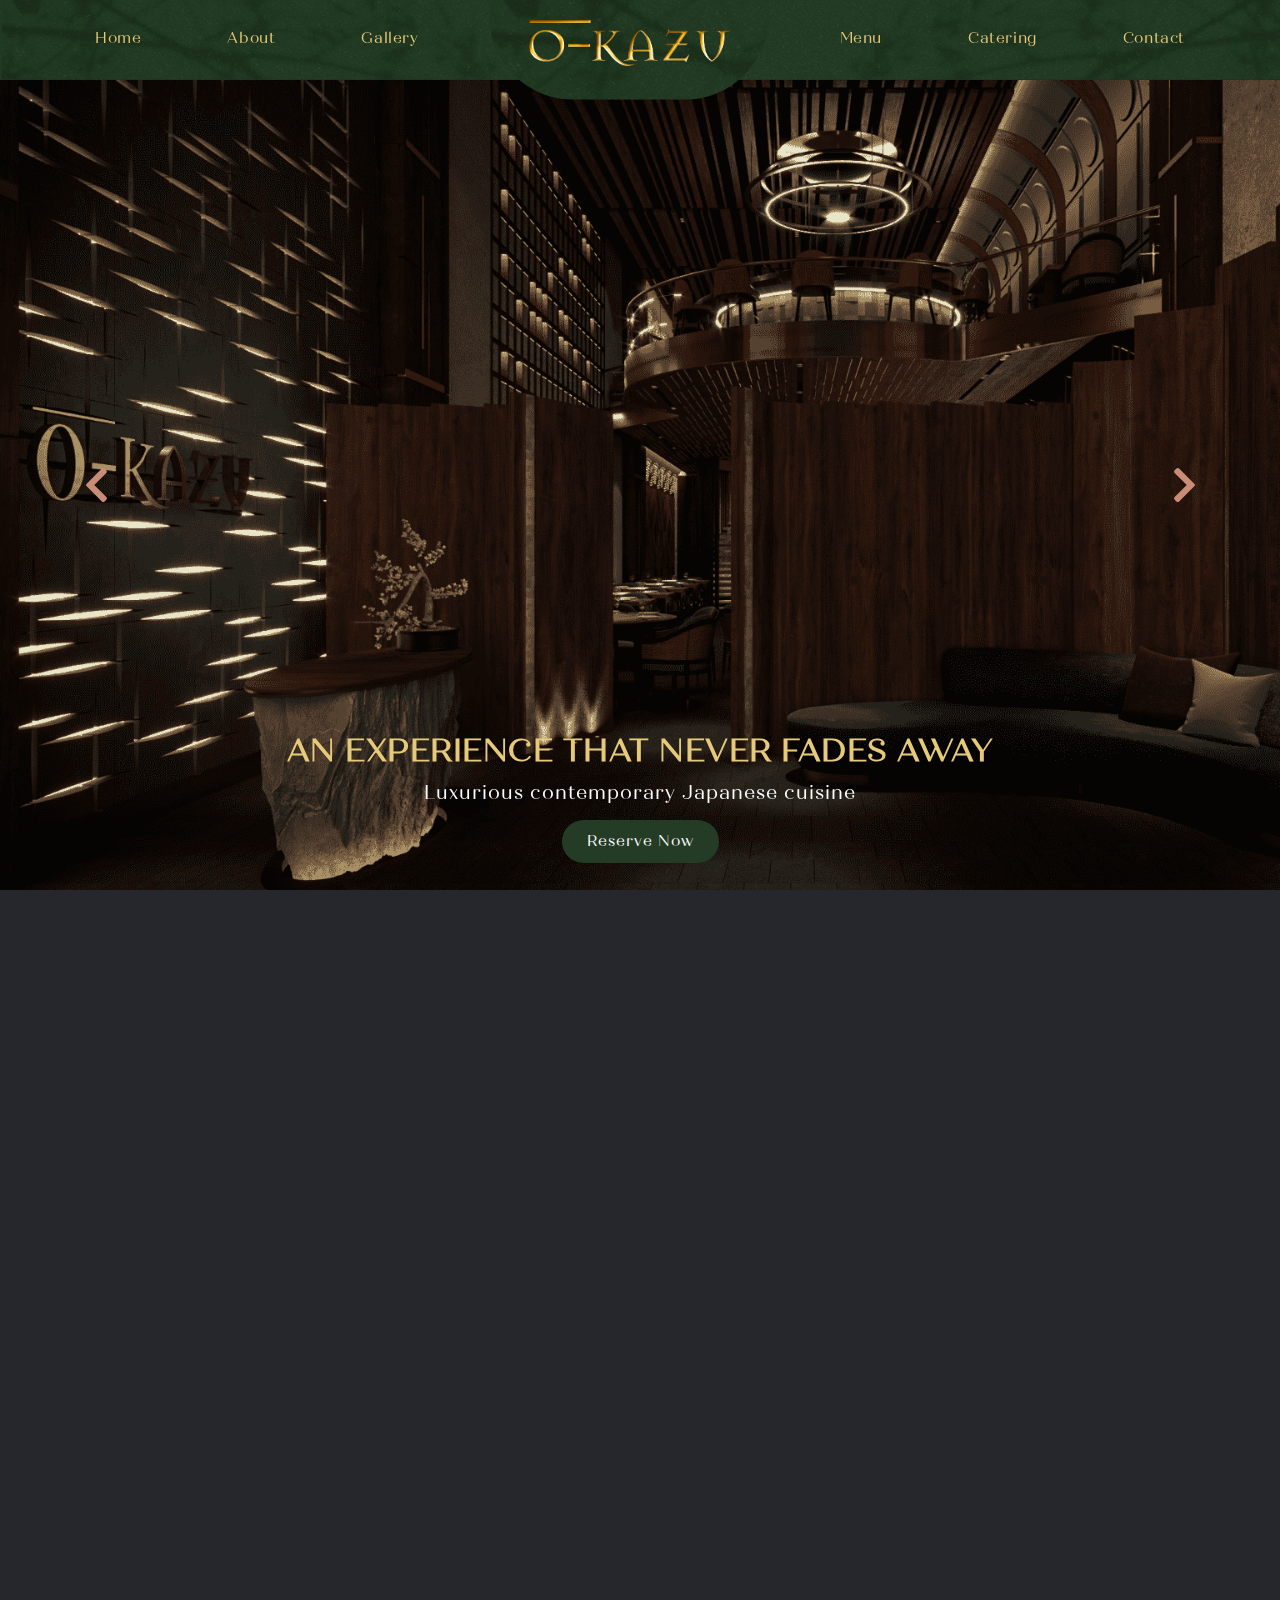
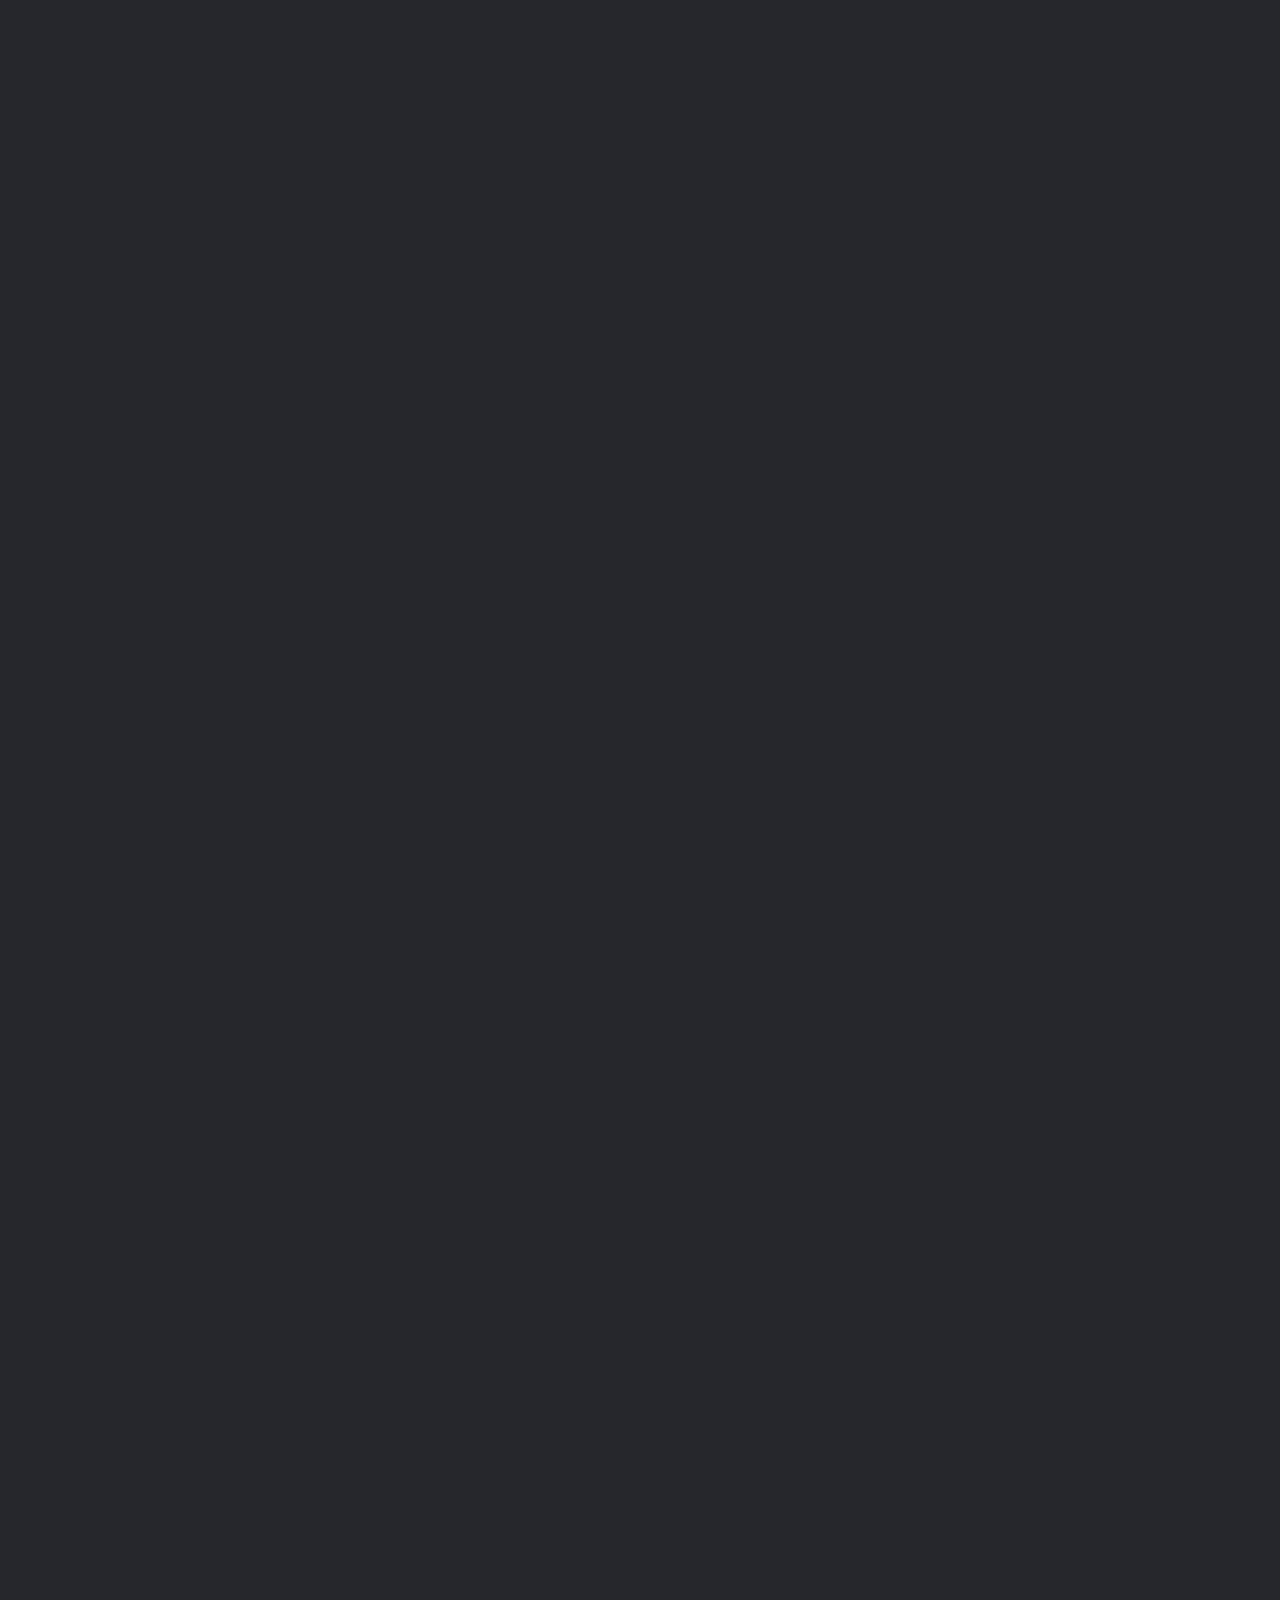
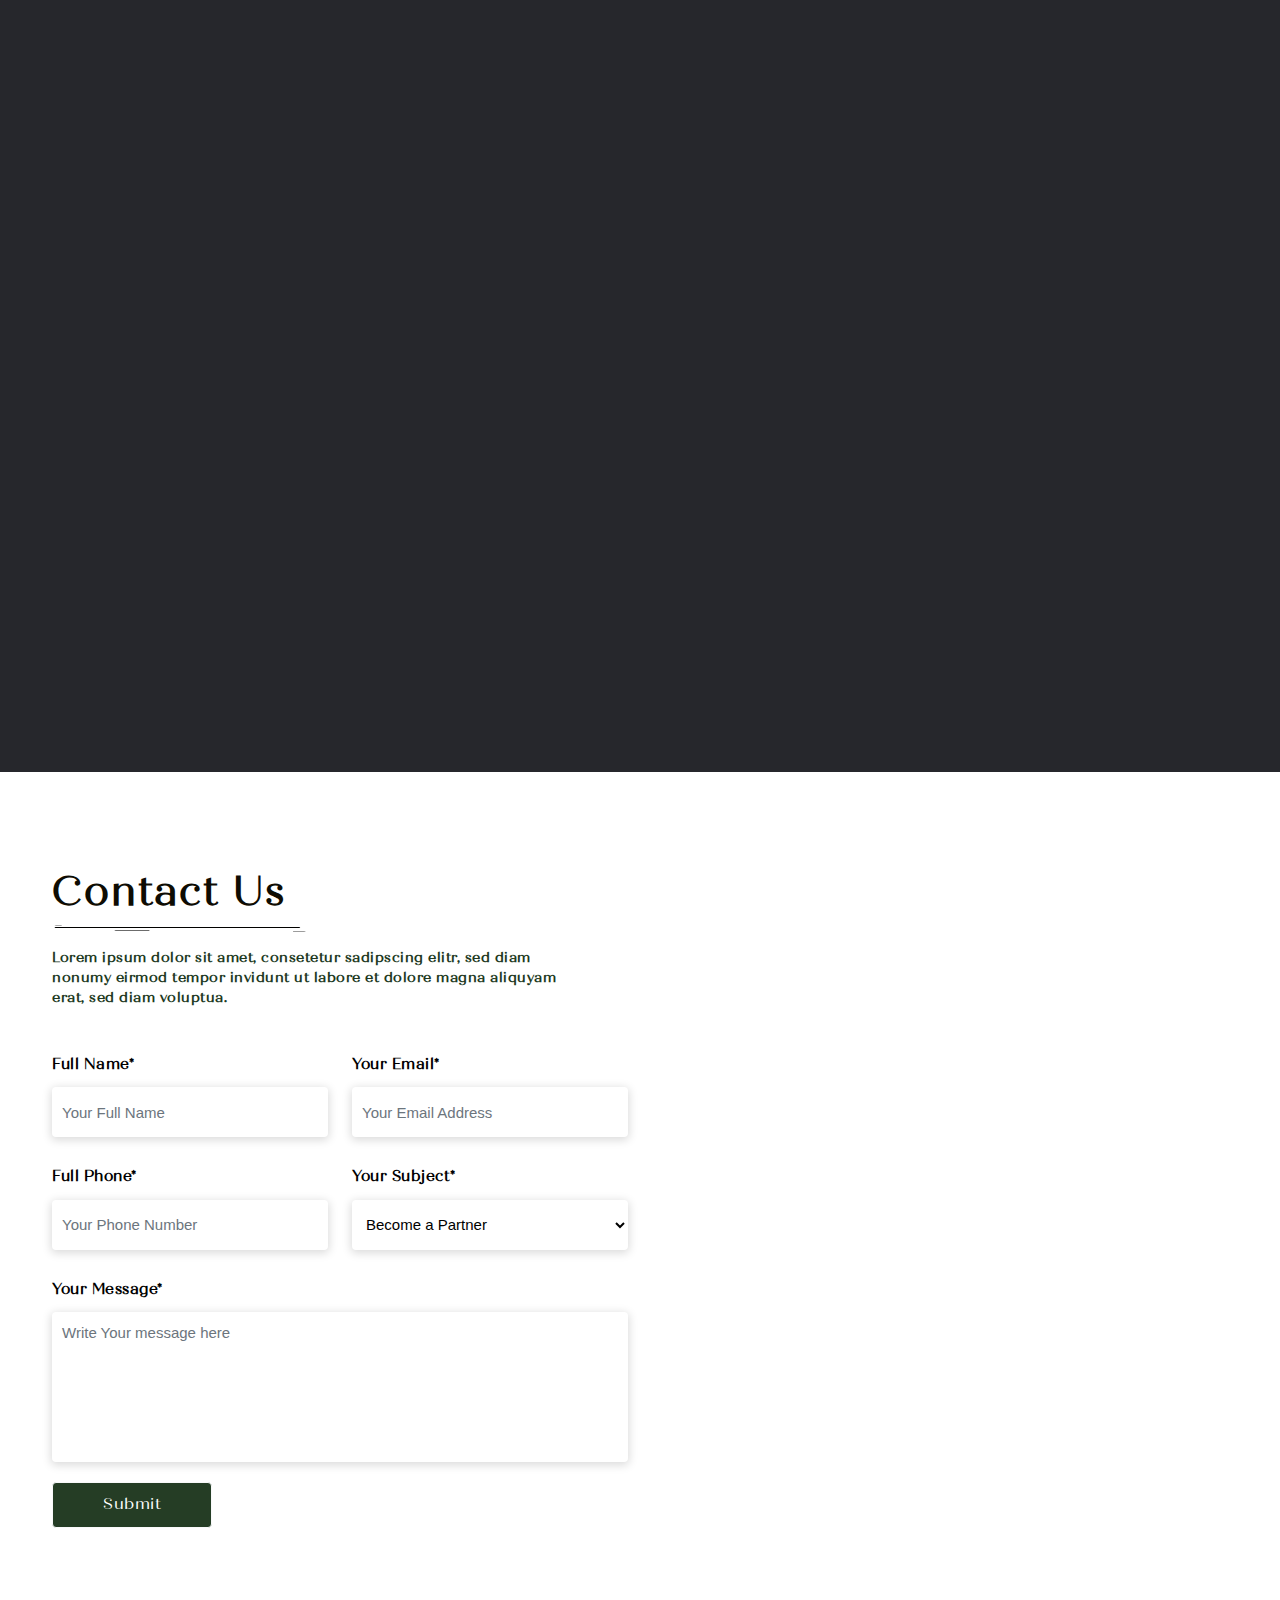
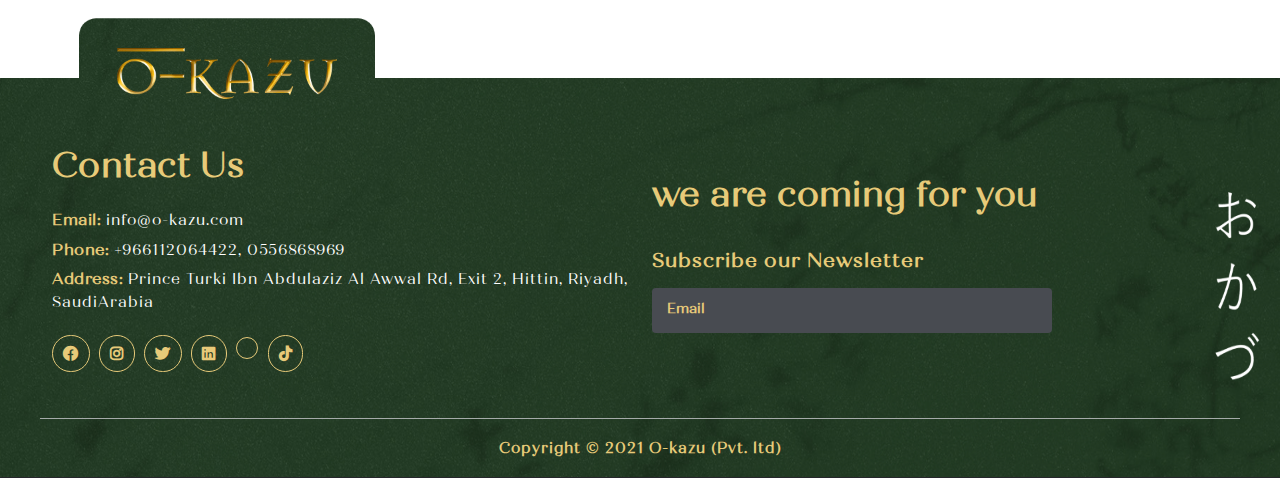
<file: index.html>
<!DOCTYPE html>
<html lang="en">

<head>
  <meta charset="UTF-8">
  <meta name="viewport" content="width=device-width, initial-scale=1.0">
  <meta http-equiv="X-UA-Compatible" content="ie=edge">
  <meta name="Description" content="Enter your description here" />
  <link rel="stylesheet" href="assets/css/bootstrap.min.css">
  <link rel="stylesheet" href="assets/css/style.css">
  <link rel="stylesheet" href="assets/css/owl.carousel.min.css">
  <link rel="stylesheet" href="assets/css/owl.theme.default.min.css">
  <link rel="stylesheet" href="https://unpkg.com/aos@next/dist/aos.css" />
  <link rel="stylesheet" href="https://cdnjs.cloudflare.com/ajax/libs/font-awesome/5.15.2/css/all.min.css">
  <title>Okazu</title>
</head>

<body>
  <!-- PRELOADER -->
  <!-- <div id="preloadcontainer">
      <div id="preload-content"> 
        <img src="assets/img/logo.png">
      </div>
    </div> -->
  <!-- PRELOADER -->
  <!-- Header Start Here -->
  <header>
    <nav class="navbar navbar-expand-md navbar-light c-navbar fixed-top">
      <button class="navbar-toggler" type="button" data-bs-toggle="collapse" data-bs-target="#navbarSupportedContent"
        aria-controls="navbarSupportedContent" aria-expanded="false" aria-label="Toggle navigation">
        <span class="navbar-toggler-icon"></span>
      </button>
      <div class="m-logo">
        <a href="/"><img src="assets/img/logo.png" alt="Okazu Logo"></a>
      </div>
      <div class="container max-container">
        <div class="collapse navbar-collapse" id="navbarSupportedContent">
          <ul class="ml-auto navbar-nav">
            <li class="nav-item ">
              <a class="nav-link" href="/">Home</a>
            </li>
            <li class="nav-item">
              <a class="nav-link" href="/about-us.html">About</a>
            </li>
            <li class="nav-item">
              <a class="nav-link" href="/gallery.html">Gallery</a>
            </li>
          </ul>
          <div class="m-auto c-logo d-block">
            <a href="/"><img src="assets/img/logo.png" alt="Okazu Logo"></a>
          </div>
          <ul class="mr-auto navbar-nav">
            <li class="nav-item">
              <a class="nav-link" href="/menu.html">Menu</a>
            </li>
            <li class="nav-item">
              <a class="nav-link" href="/catering.html">Catering</a>
            </li>
            <li class="nav-item">
              <a class="nav-link" href="/contact.html">Contact</a>
            </li>
          </ul>
        </div>
      </div>
    </nav>
  </header>
  <!-- Header End Here -->
  <!-- Main Content Start Here -->
  <div class="home">
    <!-- Slider Start Here -->
    <div id="carouselExampleDark" class="carousel slide carousel-fade" data-bs-ride="carousel">
      <div class="carousel-inner c-inner">
        <div class="carousel-item item-1 active">
          <div class="item-info">
            <h2 class="fade-in-bottom">AN EXPERIENCE THAT NEVER FADES AWAY</h2>
            <p class="fade-bottom">Luxurious contemporary Japanese cuisine
            </p>
          </div>
        </div>
        <div class="carousel-item item-2">
          <div class="item-info">
            <h2 class="fade-in-bottom">AN EXPERIENCE THAT NEVER FADES AWAY</h2>
            <p class="fade-bottom">Luxurious contemporary Japanese cuisine
            </p>
          </div>
        </div>
        <div class="carousel-item item-3">
          <div class="item-info">
            <h2 class="fade-in-bottom">AN EXPERIENCE THAT NEVER FADES AWAY</h2>
            <p class="fade-bottom">Luxurious contemporary Japanese cuisine
            </p>
          </div>
        </div>
      </div>
      <button class="carousel-control-prev prev-i" type="button" data-bs-target="#carouselExampleDark"
        data-bs-slide="prev">
        <i class="fas fa-chevron-left"></i>
        <span class="visually-hidden">Previous</span>
      </button>
      <button class="carousel-control-next next-i" type="button" data-bs-target="#carouselExampleDark"
        data-bs-slide="next">
        <i class="fas fa-chevron-right"></i>
        <span class="visually-hidden">Next</span>
      </button>
    </div>
    <!-- MODEL FORM START -->
    <div class="slider-model">
      <div class="reserve-btn">
        <button type="button" class="btn btn-light" data-bs-toggle="modal" data-bs-target="#exampleModal">
          Reserve Now
        </button>
      </div>
      <!-- Modal -->
      <div class="modal fade slide-custom" id="exampleModal" tabindex="-1" aria-labelledby="exampleModalLabel"
        aria-hidden="true">
        <div class="modal-dialog modal-dialog-centered modal-dialog-scrollable">
          <div class="modal-content">
            <div class="modal-header">
              <h5 class="title-h5" id="exampleModalLabel">Reservation Form</h5>
              <button type="button" class="btn-close" data-bs-dismiss="modal" aria-label="Close"></button>
            </div>
            <div class="modal-body modal-info">
              <form>
                <div class="form-group">
                  <label for="Name" class="form-label">Enter Name*</label>
                  <input type="text" id="Name" class="form-control" required>
                </div>
                <div class="form-group">
                  <label for="Phone" class="form-label">Enter Phone*</label>
                  <input type="text" id="Phone" class="form-control" required>
                </div>
                <div class="form-group">
                  <label for="Email" class="form-label">Enter Email*</label>
                  <input type="text" id="Email" class="form-control" required>
                </div>
                <div class="form-group">
                  <label for="Email" class="form-label">Enter Date*</label>
                  <input type="date" id="date" class="form-control" required>
                </div>
                <div class="form-group">
                  <label for="Email" class="form-label">Enter Time*</label>
                  <input type="time" id="time" class="form-control" required>
                </div>
                <div class="form-group">
                  <label for="Email" class="form-label">Enter Message:</label>
                  <textarea id="message" name="message" class="form-control"></textarea>
                </div>
                <button type="submit" class="btn btn-light model-submit">Submit</button>
              </form>
            </div>
          </div>
        </div>
      </div>
    </div>
    <!-- MODEL FORM END -->
    <!-- Slider End Here -->
    <!-- About Section Start -->
    <div style="margin-top: -20px;" id="about">&nbsp;</div>
    <section class="about-main" data-aos="fade-up" data-aos-once="true" data-aos-mirror="true" data-aos-duration="2000"
      data-aos-easing="ease-out">
      <div class="container">
        <div class="row">
          <div class="col-12">
            <h2 class="mb-0">What we represent</h2>
            <img style="margin-top: -15px;" class="about-underline" src="assets/img/home/underline.png">
            <p class="m-auto d-block about-p">O-Kazu is a premium dine-in restaurant based in the most popular
              neighborhood adjacent to the Financial District. We consider our restaurant as an experience, and we
              intend to make it an unforgettable one.
            </p>
          </div>
        </div>
        <div class="row">
          <div class="col-xl-6 col-lg-6 col-md-6 col-sm-6">
            <div class="about-left">
              <div class="row">
                <div class="col-xl-6 col-lg-6 col-md-6 col-sm-6">
                  <div class="inner-about" data-aos="fade-up" data-aos-once="true" data-aos-mirror="true"
                    data-aos-duration="1200" data-aos-easing="ease-out">
                    <div class="about-circle"><img src="assets/img/home/Hospitality.png"></div>
                    <p>Hospitality</p>
                  </div>
                </div>
                <div class="col-xl-6 col-lg-6 col-md-6 col-sm-6">
                  <div class="inner-about" data-aos="fade-up" data-aos-once="true" data-aos-mirror="true"
                    data-aos-duration="1500" data-aos-easing="ease-out">
                    <div class="about-circle"><img src="assets/img/home/Japanese-food-culture.png"></div>
                    <p>Diversity</p>
                  </div>
                </div>
              </div>
              <div class="row">
                <div class="col-xl-6 col-lg-6 col-md-6 col-sm-6">
                  <div class="inner-about" data-aos="fade-up" data-aos-once="true" data-aos-mirror="true"
                    data-aos-duration="1800" data-aos-easing="ease-out">
                    <div class="about-circle"><img src="assets/img/home/Customer-experience.png"></div>
                    <p>Experience</p>
                  </div>
                </div>
                <div class="col-xl-6 col-lg-6 col-md-6 col-sm-6">
                  <div class="inner-about" data-aos="fade-up" data-aos-once="true" data-aos-mirror="true"
                    data-aos-duration="2000">
                    <div class="about-circle"><img src="assets/img/home/Ambiance.png"></div>
                    <p>Ambiance</p>
                  </div>
                </div>
              </div>
            </div>
          </div>
          <div class="col-xl-6 col-lg-6 col-md-6 col-sm-6">
            <div class="about-right" data-aos="fade-down" data-aos-once="true" data-aos-mirror="true"
              data-aos-duration="2000">
              <img src="assets/img/home/men-about.png">
            </div>
          </div>
        </div>
      </div>
    </section>
    <!-- About Section End -->
    <!-- Gallery Section Start -->
    <div style="margin-top: -20px;" id="gallery">&nbsp;</div>
    <section class="gallery" data-aos="fade-up" data-aos-once="true" data-aos-mirror="true" data-aos-duration="3000"
      data-aos-easing="ease-out">
      <div class="container max-container">
        <div class="row">
          <div class="col-xl-4 col-lg-4 col-md-4 col-sm-4">
            <div class="gallery-left">
              <h2 data-aos="fade-down" data-aos-once="true" data-aos-mirror="true" data-aos-duration="1200">Our Gallery
              </h2>
              <p data-aos="fade-down" data-aos-once="true" data-aos-mirror="true" data-aos-duration="1500">Mastering the
                Japanese essence, O-Kazu is not just about the mouthfeel. O-Kazu ambiance is a blend of Japanese and
                Saudi culture.
              </p>
              <div class="controls-gallery">
                <button class="carousel-control-prev" type="button" data-bs-target="#carouselExampleFade"
                  data-bs-slide="prev">
                  <img src="assets/img/home/arrow-left.png">
                  <span class="visually-hidden">Previous</span>
                </button>
                <button class="carousel-control-next" type="button" data-bs-target="#carouselExampleFade"
                  data-bs-slide="next">
                  <img src="assets/img/home/arrow-right.png">
                  <span class="visually-hidden">Next</span>
                </button>
              </div>
            </div>
          </div>
          <div class="col-xl-8 col-lg-8 col-md-8 col-sm-8">
            <div id="carouselExampleFade" class="carousel slide carousel-slide" data-bs-ride="carousel">
              <div class="carousel-inner custom-item">
                <div class="carousel-item active">
                  <img src="assets/img/home/slider1.jpg" class="d-block w-100 fade-in-right" alt="...">
                  <!-- <div class="row">
                      <div class="col-xl-7 col-lg-7 col-md-7 col-sm-7">
                      </div>
                      <div class="col-xl-5 col-lg-5 col-md-5 col-sm-5">
                        <div class="info-slide fade-in-bottom">
                          <h2>Lorem ipsum</h2>
                          <p>Lorem ipsum dolor sit amet consectetur adipisicing elit. Laudantium deleniti reiciendis eveniet voluptates nihil, nam sequi fuga, ex molestiae et accusantium excepturi quod necessitatibus commodi! Ut exercitationem velit expedita minima?</p>
                          <ul>
                            <li>
                              <div class="row">
                                <div class="col-1">
                                  <div class="square-i">&nbsp;</div>
                                </div>
                                <div class="col-10">
                                  <span>Lorem ipsum</span>
                                </div>
                              </div>
                            </li>
                            <li>
                              <div class="row">
                                <div class="col-1">
                                  <div class="square-i">&nbsp;</div>
                                </div>
                                <div class="col-10">
                                  <span>Lorem ipsum</span>
                                </div>
                              </div>
                            </li>
                            <li>
                              <div class="row">
                                <div class="col-1">
                                  <div class="square-i">&nbsp;</div>
                                </div>
                                <div class="col-10">
                                  <span>Lorem ipsum</span>
                                </div>
                              </div>
                            </li>
                          </ul>
                        </div>
                      </div>
                      </div> -->
                </div>
                <div class="carousel-item">
                  <img src="assets/img/home/slider2.jpg" class="d-block w-100 fade-in-right" alt="...">
                  <!-- <div class="row">
                      <div class="col-xl-7 col-lg-7 col-md-7 col-sm-7">
                      </div>
                      <div class="col-xl-5 col-lg-5 col-md-5 col-sm-5">
                        <div class="info-slide fade-in-bottom">
                          <h2>Lorem ipsum</h2>
                          <p>Lorem ipsum dolor sit amet consectetur adipisicing elit. Laudantium deleniti reiciendis eveniet voluptates nihil, nam sequi fuga, ex molestiae et accusantium excepturi quod necessitatibus commodi! Ut exercitationem velit expedita minima?</p>
                          <ul>
                            <li>
                              <div class="row">
                                <div class="col-1">
                                  <div class="square-i">&nbsp;</div>
                                </div>
                                <div class="col-10">
                                  <span>Lorem ipsum</span>
                                </div>
                              </div>
                            </li>
                            <li>
                              <div class="row">
                                <div class="col-1">
                                  <div class="square-i">&nbsp;</div>
                                </div>
                                <div class="col-10">
                                  <span>Lorem ipsum</span>
                                </div>
                              </div>
                            </li>
                            <li>
                              <div class="row">
                                <div class="col-1">
                                  <div class="square-i">&nbsp;</div>
                                </div>
                                <div class="col-10">
                                  <span>Lorem ipsum</span>
                                </div>
                              </div>
                            </li>
                          </ul>
                        </div>
                      </div>
                      </div> -->
                </div>
                <div class="carousel-item">
                  <img src="assets/img/home/slider3.jpg" class="d-block w-100 fade-in-right" alt="...">
                  <!-- <div class="row">
                      <div class="col-xl-7 col-lg-7 col-md-7 col-sm-7">
                      </div>
                      <div class="col-xl-5 col-lg-5 col-md-5 col-sm-5">
                        <div class="info-slide fade-in-bottom">
                          <h2>Lorem ipsum</h2>
                          <p>Lorem ipsum dolor sit amet consectetur adipisicing elit. Laudantium deleniti reiciendis eveniet voluptates nihil, nam sequi fuga, ex molestiae et accusantium excepturi quod necessitatibus commodi! Ut exercitationem velit expedita minima?</p>
                          <ul>
                            <li>
                              <div class="row">
                                <div class="col-1">
                                  <div class="square-i">&nbsp;</div>
                                </div>
                                <div class="col-10">
                                  <span>Lorem ipsum</span>
                                </div>
                              </div>
                            </li>
                            <li>
                              <div class="row">
                                <div class="col-1">
                                  <div class="square-i">&nbsp;</div>
                                </div>
                                <div class="col-10">
                                  <span>Lorem ipsum</span>
                                </div>
                              </div>
                            </li>
                            <li>
                              <div class="row">
                                <div class="col-1">
                                  <div class="square-i">&nbsp;</div>
                                </div>
                                <div class="col-10">
                                  <span>Lorem ipsum</span>
                                </div>
                              </div>
                            </li>
                          </ul>
                        </div>
                      </div>
                      </div> -->
                </div>
              </div>
            </div>
          </div>
        </div>
      </div>
    </section>
    <!-- Gallery Section End -->
    <!-- Our Menu Section Start -->
    <div style="margin-top: -20px;" id="menu">&nbsp;</div>
    <section id="menu" class="our-menu" data-aos="fade-up" data-aos-once="true" data-aos-mirror="true"
      data-aos-duration="3000" data-aos-easing="ease-out">
      <div class="container">
        <div class="row">
          <div class="text-center col-12">
            <h2 class="mb-0 our-menu-h">Menu</h2>
            <img style="margin-top: -15px;" class="menu-underline" src="/assets/img/home/underline.png">
            <p class="m-auto d-block our-menu-p" style="width: 35%;">O-Kazu is a Luxurious Japanese restaurant. We
              consider it an experience, and we intend to make it an unforgettable one.</p>
          </div>
        </div>
      </div>
      <div class="container ">
        <div class="row">
          <div class="col-12">
            <div class="special-info">
              <h3>Our Special Items</h3>
            </div>
          </div>
        </div>
      </div>
      <div class="container">
        <div class="row">
          <div class="col-12">
            <div class="custom-carousel">
              <div class="owl-carousel">
                <div class="item-card">
                  <div class="item-img">
                    <img src="assets/img/home/_DSC9484.jpg">
                  </div>
                  <div class="item-card-info">
                    <h4>crispy kani salad </h4>
                    <p>crispy crab with Japanese Mizuna, sweet and spicy dressing.</p>
                  </div>
                  <div class="item-btn">
                    <a href="menu.html"><button class="btn btn-dark"> View More</button></a>
                  </div>
                </div>
                <div class="item-card">
                  <div class="item-img">
                    <img src="assets/img/home/_DSC9390.jpg">
                  </div>
                  <div class="item-card-info">
                    <h4>Akami sashimi</h4>
                    <p>delicately cut stripes (03 Pcs)</p>
                  </div>
                  <div class="item-btn">
                    <a href="menu.html"><button class="btn btn-dark"> View More</button></a>
                  </div>
                </div>
                <div class="item-card">
                  <div class="item-img">
                    <img src="assets/img/home/_DSC9440.jpg">
                  </div>
                  <div class="item-card-info">
                    <h4>California maki</h4>
                    <p>snow crab mix, cucumber, avocado, sesame seed, white truffle oil</p>
                  </div>
                  <div class="item-btn">
                    <a href="menu.html"><button class="btn btn-dark"> View More</button></a>
                  </div>
                </div>
                <div class="item-card">
                  <div class="item-img">
                    <img src="assets/img/home/_DSC9504.jpg">
                  </div>
                  <div class="item-card-info">
                    <h4>Aburi gold maki</h4>
                    <p>salmon, gold leaf, avocado, spicy miso and sweet gochujang sauce</p>
                  </div>
                  <div class="item-btn">
                    <a href="menu.html"><button class="btn btn-dark"> View More</button></a>
                  </div>
                </div>
                <div class="item-card">
                  <div class="item-img">
                    <img src="assets/img/home/_DSC9518.jpg">
                  </div>
                  <div class="item-card-info">
                    <h4>Akami Nigri</h4>
                    <p>Comming Soon </p>
                  </div>
                  <div class="item-btn">
                    <a href="menu.html"><button class="btn btn-dark"> View More</button></a>
                  </div>
                </div>
                <div class="item-card">
                  <div class="item-img">
                    <img src="assets/img/home/_DSC9510.jpg">
                  </div>
                  <div class="item-card-info">
                    <h4>salmon nigiri</h4>
                    <p> Comming Soon </p>
                  </div>
                  <div class="item-btn">
                    <a href="menu.html"><button class="btn btn-dark"> View More</button></a>
                  </div>
                </div>
                <div class="item-card">
                  <div class="item-img">
                    <img src="assets/img/home/_DSC9611.jpg">
                  </div>
                  <div class="item-card-info">
                    <h4>Ebi tempura</h4>
                    <p>deep fried shrimp tempura with tentsuyu sauce</p>
                  </div>
                  <div class="item-btn">
                    <a href="menu.html"><button class="btn btn-dark"> View More</button></a>
                  </div>
                </div>
                <div class="item-card">
                  <div class="item-img">
                    <img src="assets/img/home/_DSC9452.jpg">
                  </div>
                  <div class="item-card-info">
                    <h4>okazu shrimp blast</h4>
                    <p>deep fried rock shrimp tempura with sweet and spicy mayo</p>
                  </div>
                  <div class="item-btn">
                    <a href="menu.html"><button class="btn btn-dark"> View More</button></a>
                  </div>
                </div>
                <div class="item-card">
                  <div class="item-img">
                    <img src="assets/img/home/_DSC9593.jpg">
                  </div>
                  <div class="item-card-info">
                    <h4>salmon teriyaki</h4>
                    <p>grilled Scottish salmon fillet, grilled assorted vegetables with teriyaki sauce</p>
                  </div>
                  <div class="item-btn">
                    <a href="menu.html"><button class="btn btn-dark"> View More</button></a>
                  </div>
                </div>
              </div>
            </div>
          </div>
        </div>
      </div>
      <div class="pdf-download">
        <a href="assets/img/O-Kazu-Menu 18.08.21.pdf" download>
          <button class="btn btn-light" type="button">Download Menu</button>
        </a>
      </div>
    </section>
    <!-- Our Menu Section End -->
    <!-- Catering Section Start -->
    <div style="margin-top: -20px;" id="catering">&nbsp;</div>
    <section class="caterng-main" data-aos="fade-up" data-aos-once="true" data-aos-mirror="true"
      data-aos-duration="1500" data-aos-easing="ease-out">
      <div class="container max-container">
        <div class="row">
          <div class="col-12 info-catering">
            <h5>TASTY AND CRUNCHY</h5>
            <h2>Catering</h2>
          </div>
        </div>
        <div id="carouselExampleIndicators" class="carousel slide catering-carousel" data-bs-ride="carousel">
          <div class="carousel-indicators catering-indicator">
            <button type="button" data-bs-target="#carouselExampleIndicators" data-bs-slide-to="0" class="active"
              aria-current="true" aria-label="Slide 1"></button>
            <button type="button" data-bs-target="#carouselExampleIndicators" data-bs-slide-to="1"
              aria-label="Slide 2"></button>
            <button type="button" data-bs-target="#carouselExampleIndicators" data-bs-slide-to="2"
              aria-label="Slide 3"></button>
          </div>
          <div class="carousel-inner">
            <div class="carousel-item active">
              <div class="row">
                <div class="col-xl-6 col-lg-6 col-md-6 col-sm-6 fade-in-right">
                  <div class="catering-left">
                    <img src="assets/img/home/catering-left.png">
                  </div>
                </div>
                <div class="col-xl-6 col-lg-6 col-md-6 col-sm-6 fade-in-left">
                  <div class="catering-right">
                    <h2>WEDDING</h2>
                    <!-- <p>O-Kazu is providing its catering services for weddings. To give the customers the best food and services for making your wedding memorable, filled with memories and love. </p> -->
                    <a href="#contact"><button class="btn btn-light">Get in touch</button></a>
                  </div>
                </div>
              </div>
            </div>
            <div class="carousel-item">
              <div class="row">
                <div class="col-xl-6 col-lg-6 col-md-6 col-sm-6 fade-in-right">
                  <div class="catering-left">
                    <img src="assets/img/home/catering-left.png">
                  </div>
                </div>
                <div class="col-xl-6 col-lg-6 col-md-6 col-sm-6 fade-in-left">
                  <div class="catering-right">
                    <h2>PRIVATE EVENTS </h2>
                    <!-- <p>Catering services for feasts or parties is being provided by O-Kazu. The focus is on bringing the luxury experience for you and your guests. </p> -->
                    <a href="#contact"><button class="btn btn-light">Get in touch</button></a>
                  </div>
                </div>
              </div>
            </div>
            <div class="carousel-item">
              <div class="row">
                <div class="col-xl-6 col-lg-6 col-md-6 col-sm-6 fade-in-right">
                  <div class="catering-left">
                    <img src="assets/img/home/catering-left.png">
                  </div>
                </div>
                <div class="col-xl-6 col-lg-6 col-md-6 col-sm-6 fade-in-left">
                  <div class="catering-right">
                    <h2>CORPORATE EVENTS</h2>
                    <!-- <p>Catering for professional events is available at O-Kazu. Exemplary services for events that are based on bringing organizations together.</p> -->
                    <a href="#contact"><button class="btn btn-light">Get in touch</button></a>
                  </div>
                </div>
              </div>
            </div>
          </div>
          <button class="carousel-control-prev prev-cate" type="button" data-bs-target="#carouselExampleIndicators"
            data-bs-slide="prev">
            <img src="assets/img/home/arr-left.png">
            <span class="visually-hidden">Previous</span>
          </button>
          <button class="carousel-control-next next-cate" type="button" data-bs-target="#carouselExampleIndicators"
            data-bs-slide="next">
            <img src="assets/img/home/arr-right.png">
            <span class="visually-hidden">Next</span>
          </button>
        </div>
      </div>
    </section>
    <!-- Catering Section End -->
    <!-- Contact Us Section Start -->
    <div style="margin-top: -20px;" id="contact">&nbsp;</div>
    <section class="contact-main">
      <div class="container max-container">
        <div class="row">
          <div class="col-xl-6 col-lg-6 col-md-6 col-sm-12">
            <h2 class="cont-h">Contact Us</h2>
            <img class="line-contact" src="assets/img/home/contact-line.png">
            <p class="contact-p">Lorem ipsum dolor sit amet, consetetur sadipscing elitr, sed diam nonumy
              eirmod tempor invidunt ut labore et dolore magna
              aliquyam erat, sed diam voluptua.
            </p>
            <form>
              <div class="row">
                <div class="col-xl-6 col-lg-6 col-md-6 col-sm-6">
                  <div class="form-group">
                    <label>Full Name*</label>
                    <input type="text" class="form-control" placeholder="Your Full Name">
                  </div>
                </div>
                <div class="col-xl-6 col-lg-6 col-md-6 col-sm-6">
                  <div class="form-group">
                    <label>Your Email*</label>
                    <input type="text" class="form-control" placeholder="Your Email Address">
                  </div>
                </div>
              </div>
              <div class="row">
                <div class="col-xl-6 col-lg-6 col-md-6 col-sm-6">
                  <div class="form-group">
                    <label>Full Phone*</label>
                    <input type="text" class="form-control" placeholder="Your Phone Number">
                  </div>
                </div>
                <div class="col-xl-6 col-lg-6 col-md-6 col-sm-6">
                  <div class="form-group">
                    <label>Your Subject*</label>
                    <select>
                      <option value="">Become a Partner</option>
                    </select>
                  </div>
                </div>
              </div>
              <div class="row">
                <div class="col-12">
                  <label>Your Message*</label>
                  <textarea class="form-control" placeholder="Write Your message here"></textarea>
                </div>
              </div>
              <button class="btn btn-light">Submit</button>
            </form>
          </div>
          <div class="col-xl-6 col-lg-6 col-md-6 col-sm-12">
            <div class="contact-iframe">
              <iframe
                src="https://www.google.com/maps/embed?pb=!1m18!1m12!1m3!1d462562.8478790069!2d54.94756108816986!3d25.075707325365165!2m3!1f0!2f0!3f0!3m2!1i1024!2i768!4f13.1!3m3!1m2!1s0x3e5f43496ad9c645%3A0xbde66e5084295162!2sDubai%20-%20United%20Arab%20Emirates!5e0!3m2!1sen!2s!4v1620031562576!5m2!1sen!2s"
                style="border:0;" allowfullscreen="" loading="lazy"></iframe>
            </div>
          </div>
        </div>
      </div>
    </section>
    <!-- Contact Us Section End -->
  </div>
  <!-- Main Content End Here -->
  <!-- Footer Section Start -->
  <footer class="footer-main">
    <div class="container max-container">
      <div class="row">
        <div class="col-xl-6 col-lg-6 col-md-6 col-sm-6">
          <div class="footer-logo">
            <img src="assets/img/footer-logo.png">
          </div>
          <h2 class="contact-h">Contact Us</h2>
          <p class="email-p"><span class="email-span">Email:</span> info@o-kazu.com</p>
          <p class="phone-p"><span class="phone-span">Phone:</span> +966112064422, 0556868969</p>
          <p class="phone-p"><span class="phone-span">Address:</span> Prince Turki Ibn Abdulaziz Al Awwal Rd, Exit 2,
            Hittin, Riyadh, SaudiArabia</p>
          <ul class="social-footer">
            <li><a target="_blank" href="https://www.facebook.com/Okazu.sa/"><i class="fab fa-facebook"></i></a></li>
            <li><a target="_blank" href="https://instagram.com/okazu_sa?utm_medium=copy_link"><i
                  class="fab fa-instagram"></i></a></li>
            <li><a target="_blank" href="https://twitter.com/Okazu_sa"><i class="fab fa-twitter"></i></a></li>
            <li><a target="_blank" href="https://www.linkedin.com/company/okazusa"><i class="fab fa-linkedin"></i></a>
            </li>
            <li><a target="_blank" href="https://www.tripadvisor.com/Profile/Okazu_sa"><i
                  class="fab fa-tripadvisor"></i></a></li>
            <li><a target="_blank" href="https://vm.tiktok.com/ZSJnDRS98/"><i class="fab fa-tiktok"></i></a></li>
          </ul>
        </div>
        <div class="col-xl-6 col-lg-6 col-md-6 col-sm-6">
          <div class="footer-right">
            <h2>we are coming for you</h2>
            <form>
              <div class="form-group">
                <label>Subscribe our Newsletter</label>
                <input class="form-control" type="text" placeholder="Email">
              </div>
            </form>
          </div>
        </div>
      </div>
      <div class="row">
        <div class="copyright-text">
          <p>Copyright &copy; 2021 O-kazu (Pvt. ltd)</p>
        </div>
      </div>
    </div>
  </footer>
  <!-- Footer Section End -->
  <!-- Back To Top -->
  <a id="back-to-top" href="#" class="btn btn-light btn-lg back-to-top" role="button"><i
      class="fas fa-chevron-up"></i></a>
  <!-- Back To Top -->
  <script src="assets/js/jquery.min.js"></script>
  <script src="assets/js/popper.min.js"></script>
  <script src="assets/js/bootstrap.min.js"></script>
  <script src="assets/js/owl.carousel.min.js"></script>
  <script src="https://unpkg.com/aos@next/dist/aos.js"></script>
  <script src="assets/js/script.js"></script>
</body>

</html>
<script>
  AOS.init();
</script>
</file>
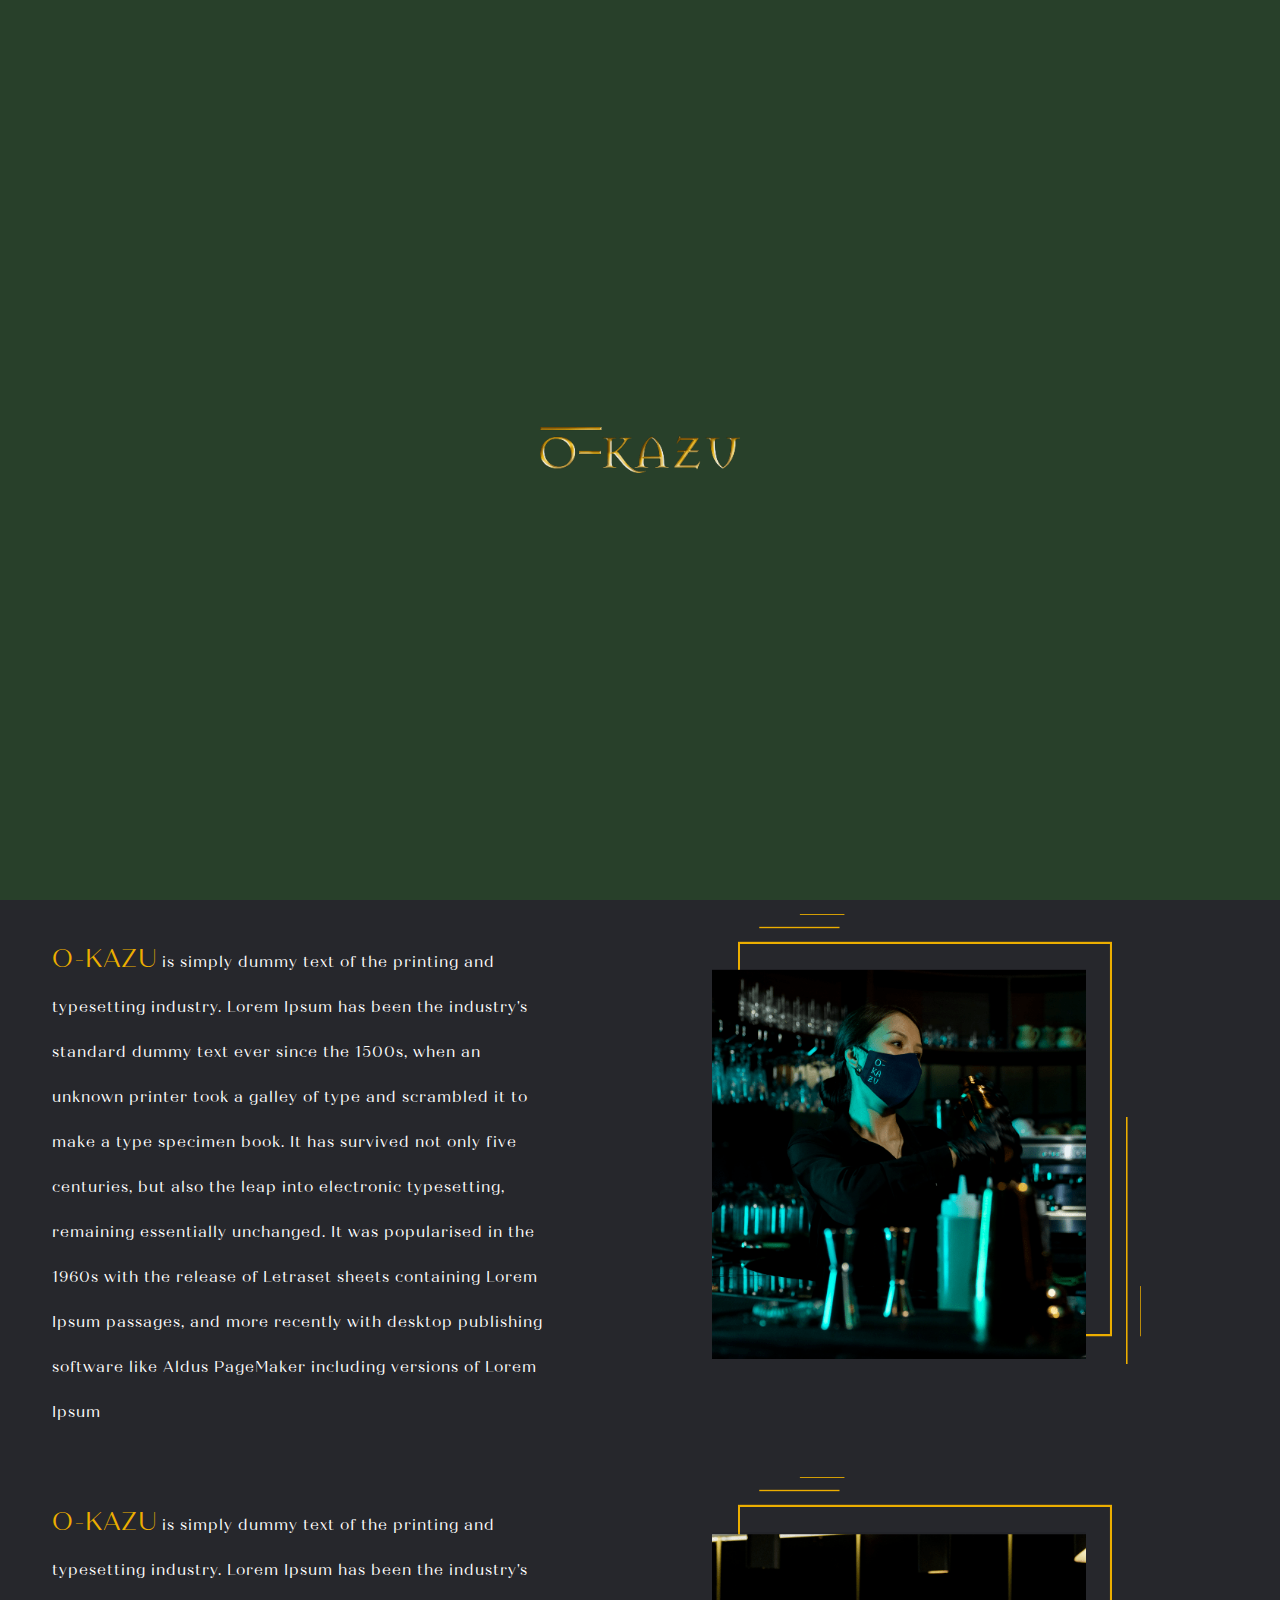
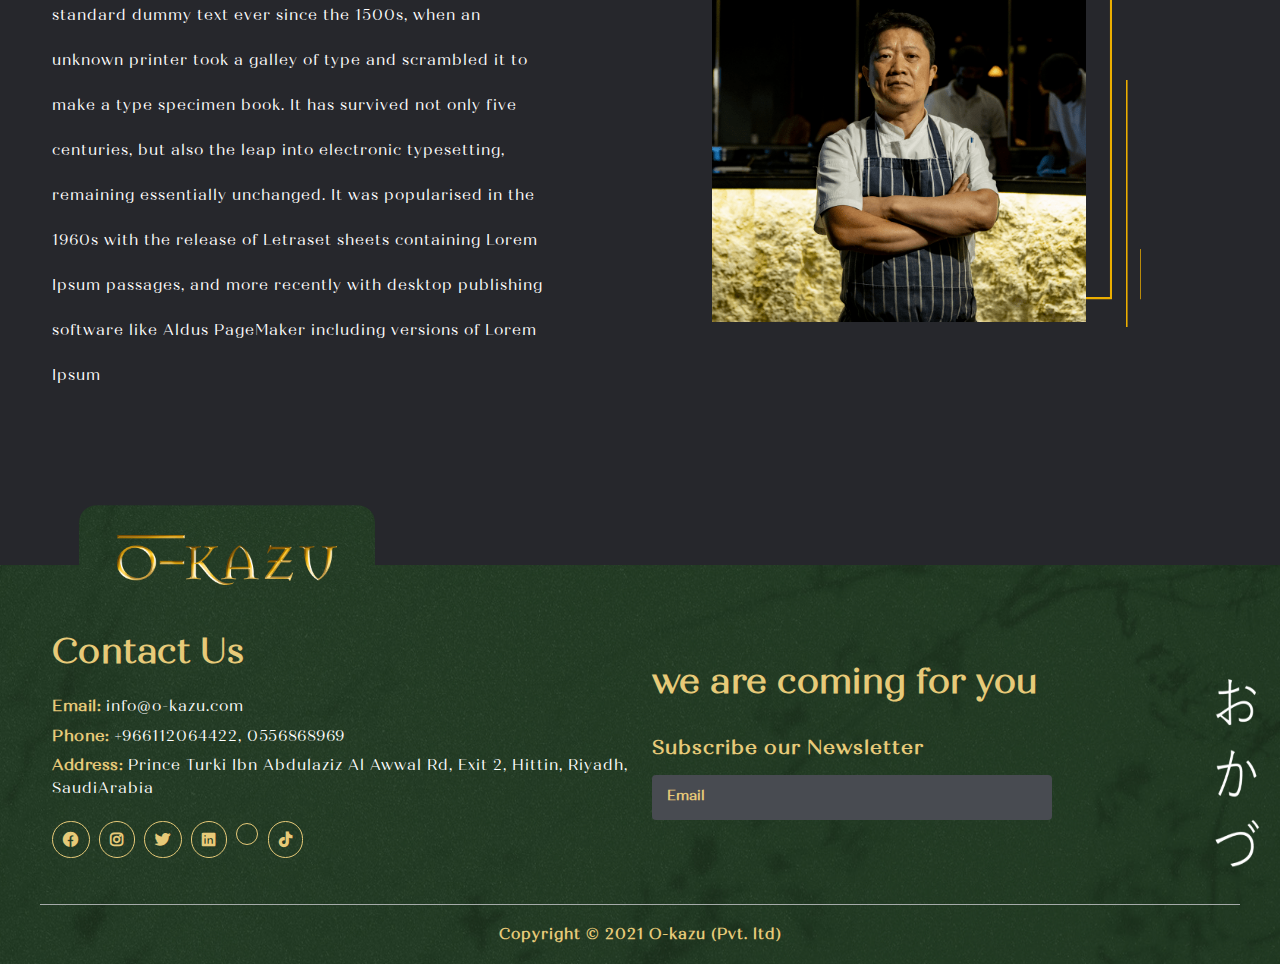
<file: about-us.html>
<!DOCTYPE html>
<html lang="en">

<head>
   <meta charset="UTF-8">
   <meta name="viewport" content="width=device-width, initial-scale=1.0">
   <meta http-equiv="X-UA-Compatible" content="ie=edge">
   <meta name="Description" content="Enter your description here" />
   <link rel="stylesheet" href="assets/css/bootstrap.min.css">
   <link rel="stylesheet" href="assets/css/style.css">
   <link rel="stylesheet" href="https://cdnjs.cloudflare.com/ajax/libs/font-awesome/5.15.2/css/all.min.css">
   <title>Okazu | About Us</title>
</head>

<body>
   <!-- PRELOADER -->
   <div id="preloadcontainer">
      <div id="preload-content">
         <img src="assets/img/logo.png">
      </div>
   </div>
   <!-- PRELOADER -->
   <!-- Header Start Here -->
   <header>
      <nav class="navbar navbar-expand-md navbar-light c-navbar fixed-top">
         <button class="navbar-toggler" type="button" data-bs-toggle="collapse" data-bs-target="#navbarSupportedContent"
            aria-controls="navbarSupportedContent" aria-expanded="false" aria-label="Toggle navigation">
            <span class="navbar-toggler-icon"></span>
         </button>
         <div class="m-logo">
            <a href="/"><img src="assets/img/logo.png" alt="Okazu Logo"></a>
         </div>
         <div class="container max-container">
            <div class="collapse navbar-collapse" id="navbarSupportedContent">
               <ul class="ml-auto navbar-nav">
                  <li class="nav-item ">
                     <a class="nav-link" href="/">Home</a>
                  </li>
                  <li class="nav-item">
                     <a class="nav-link myactive" href="/about-us.html">About</a>
                  </li>
                  <li class="nav-item">
                     <a class="nav-link" href="/gallery.html">Gallery</a>
                  </li>
               </ul>
               <div class="m-auto c-logo d-block">
                  <a href="/"><img src="assets/img/logo.png" alt="Okazu Logo"></a>
               </div>
               <ul class="mr-auto navbar-nav">
                  <li class="nav-item">
                     <a class="nav-link" href="/menu.html">Menu</a>
                  </li>
                  <li class="nav-item">
                     <a class="nav-link" href="/catering.html">Catering</a>
                  </li>
                  <li class="nav-item">
                     <a class="nav-link" href="/contact.html">Contact</a>
                  </li>
               </ul>
            </div>
         </div>
      </nav>
   </header>
   <!-- Header End Here -->
   <!-- Main Content Start Here -->
   <div class="aboutus">
      <section class="main-sec">
         <div class="container">
            <div class="row">
               <div class="col-12">
                  <nav style="--bs-breadcrumb-divider: '>';" aria-label="breadcrumb">
                     <ol class="breadcrumb">
                        <li class="breadcrumb-item"><a href="/">Home</a></li>
                        <li class="breadcrumb-item active" aria-current="page">About Us</li>
                     </ol>
                  </nav>
               </div>
            </div>
         </div>
         <div class="inner">
            <div class="container">
               <div class="row">
                  <div class="col-12">
                     <div class="head-about">
                        <h1>About Us</h1>
                        <img src="assets/img/underline.png">
                     </div>
                  </div>
               </div>
            </div>
            <div class="container">
               <div class="row direction">
                  <div class="col-xl-6 col-lg-6 col-md-6 col-sm-12">
                     <p class="text-p"><span class="okazu-span">O-KAZU</span> is simply dummy text of the printing and
                        typesetting industry. Lorem Ipsum has been the industry's standard dummy text ever since the
                        1500s, when an unknown printer took a galley of type and scrambled it to make a type specimen
                        book. It has survived not only five centuries, but also the leap into electronic typesetting,
                        remaining essentially unchanged. It was popularised in the 1960s with the release of Letraset
                        sheets containing Lorem Ipsum passages, and more recently with desktop publishing software like
                        Aldus PageMaker including versions of Lorem Ipsum</p>
                  </div>
                  <div class="col-xl-6 col-lg-6 col-md-6 col-sm-12">
                     <div class="about-border">
                        <img src="assets/img/aboutus/about-img-1.png" alt="Image Here">
                     </div>
                  </div>
               </div>
               <div class="row direction">
                  <div class="col-xl-6 col-lg-6 col-md-6 col-sm-12">
                     <p class="text-p"><span class="okazu-span">O-KAZU</span> is simply dummy text of the printing and
                        typesetting industry. Lorem Ipsum has been the industry's standard dummy text ever since the
                        1500s, when an unknown printer took a galley of type and scrambled it to make a type specimen
                        book. It has survived not only five centuries, but also the leap into electronic typesetting,
                        remaining essentially unchanged. It was popularised in the 1960s with the release of Letraset
                        sheets containing Lorem Ipsum passages, and more recently with desktop publishing software like
                        Aldus PageMaker including versions of Lorem Ipsum</p>
                  </div>
                  <div class="col-xl-6 col-lg-6 col-md-6 col-sm-12">
                     <div class="about-border">
                        <img src="assets/img/aboutus/about-img-2.png" alt="Image Here">
                     </div>
                  </div>
               </div>
               <div class="row direction">
                  <div class="col-xl-6 col-lg-6 col-md-6 col-sm-12">
                     <p class="text-p"><span class="okazu-span">O-KAZU</span> is simply dummy text of the printing and
                        typesetting industry. Lorem Ipsum has been the industry's standard dummy text ever since the
                        1500s, when an unknown printer took a galley of type and scrambled it to make a type specimen
                        book. It has survived not only five centuries, but also the leap into electronic typesetting,
                        remaining essentially unchanged. It was popularised in the 1960s with the release of Letraset
                        sheets containing Lorem Ipsum passages, and more recently with desktop publishing software like
                        Aldus PageMaker including versions of Lorem Ipsum</p>
                  </div>
                  <div class="col-xl-6 col-lg-6 col-md-6 col-sm-12">
                     <div class="about-border">
                        <img src="assets/img/aboutus/about-img-3.png" alt="Image Here">
                     </div>
                  </div>
               </div>
            </div>
         </div>
      </section>
   </div>
   <!-- Main Content End Here -->
   <!-- Footer Section Start -->
   <footer class="footer-main">
      <div class="container max-container">
         <div class="row">
            <div class="col-xl-6 col-lg-6 col-md-6 col-sm-6">
               <div class="footer-logo">
                  <img src="assets/img/footer-logo.png">
               </div>
               <h2 class="contact-h">Contact Us</h2>
               <p class="email-p"><span class="email-span">Email:</span> info@o-kazu.com</p>
               <p class="phone-p"><span class="phone-span">Phone:</span> +966112064422, 0556868969</p>
               <p class="phone-p"><span class="phone-span">Address:</span> Prince Turki Ibn Abdulaziz Al Awwal Rd, Exit
                  2, Hittin, Riyadh, SaudiArabia</p>
               <ul class="social-footer">
                  <li><a target="_blank" href="https://www.facebook.com/Okazu.sa/"><i class="fab fa-facebook"></i></a>
                  </li>
                  <li><a target="_blank" href="https://instagram.com/okazu_sa?utm_medium=copy_link"><i
                           class="fab fa-instagram"></i></a></li>
                  <li><a target="_blank" href="https://twitter.com/Okazu_sa"><i class="fab fa-twitter"></i></a></li>
                  <li><a target="_blank" href="https://www.linkedin.com/company/okazusa"><i
                           class="fab fa-linkedin"></i></a></li>
                  <li><a target="_blank" href="https://www.tripadvisor.com/Profile/Okazu_sa"><i
                           class="fab fa-tripadvisor"></i></a></li>
                  <li><a target="_blank" href="https://vm.tiktok.com/ZSJnDRS98/"><i class="fab fa-tiktok"></i></a></li>
               </ul>
            </div>
            <div class="col-xl-6 col-lg-6 col-md-6 col-sm-6">
               <div class="footer-right">
                  <h2>we are coming for you</h2>
                  <form>
                     <div class="form-group">
                        <label>Subscribe our Newsletter</label>
                        <input class="form-control" type="text" placeholder="Email">
                     </div>
                  </form>
               </div>
            </div>
         </div>
         <div class="row">
            <div class="copyright-text">
               <p>Copyright &copy; 2021 O-kazu (Pvt. ltd)</p>
            </div>
         </div>
      </div>
   </footer>
   <!-- Footer Section End -->
   <!-- Back To Top -->
   <a id="back-to-top" href="#" class="btn btn-light btn-lg back-to-top" role="button"><i
         class="fas fa-chevron-up"></i></a>
   <!-- Back To Top -->
   <!-- Main Content End Here -->
   <script src="assets/js/jquery.min.js"></script>
   <script src="assets/js/popper.min.js"></script>
   <script src="assets/js/bootstrap.min.js"></script>
   <script src="assets/js/script.js"></script>
</body>

</html>
</file>
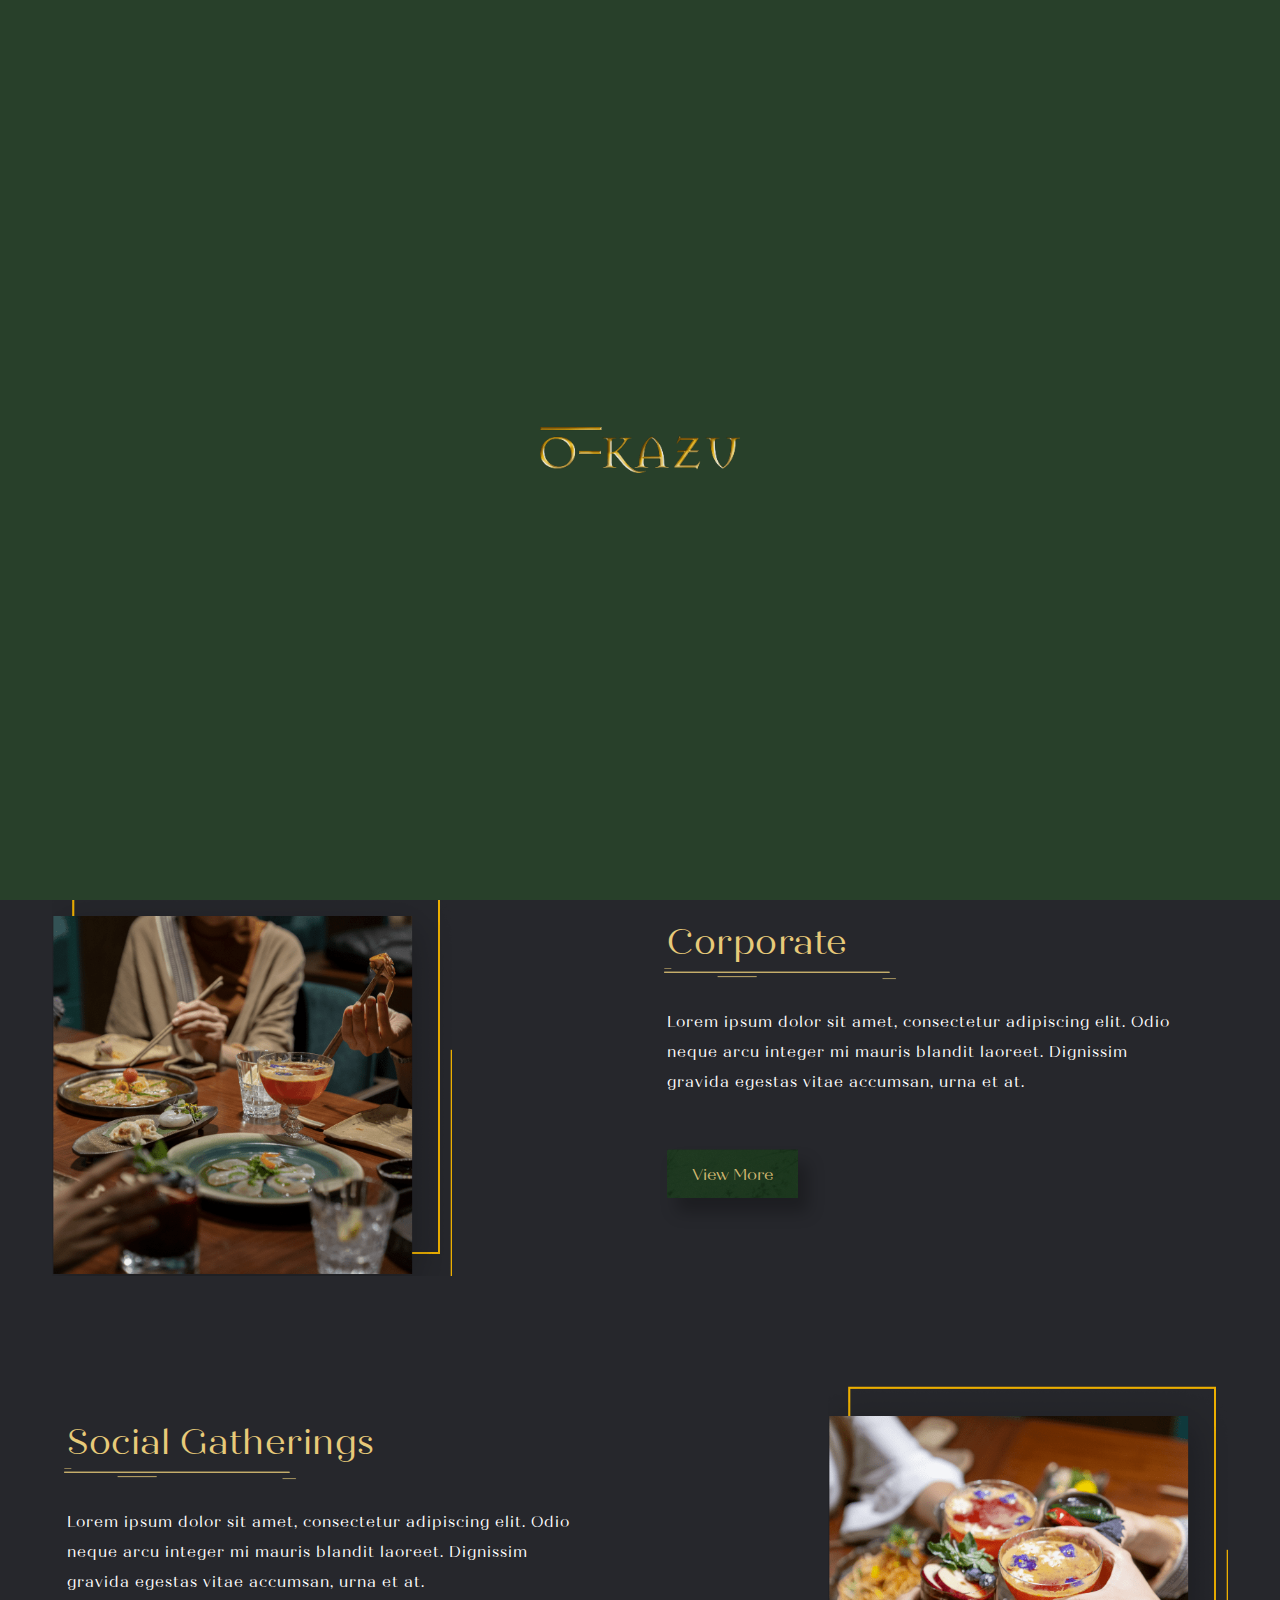
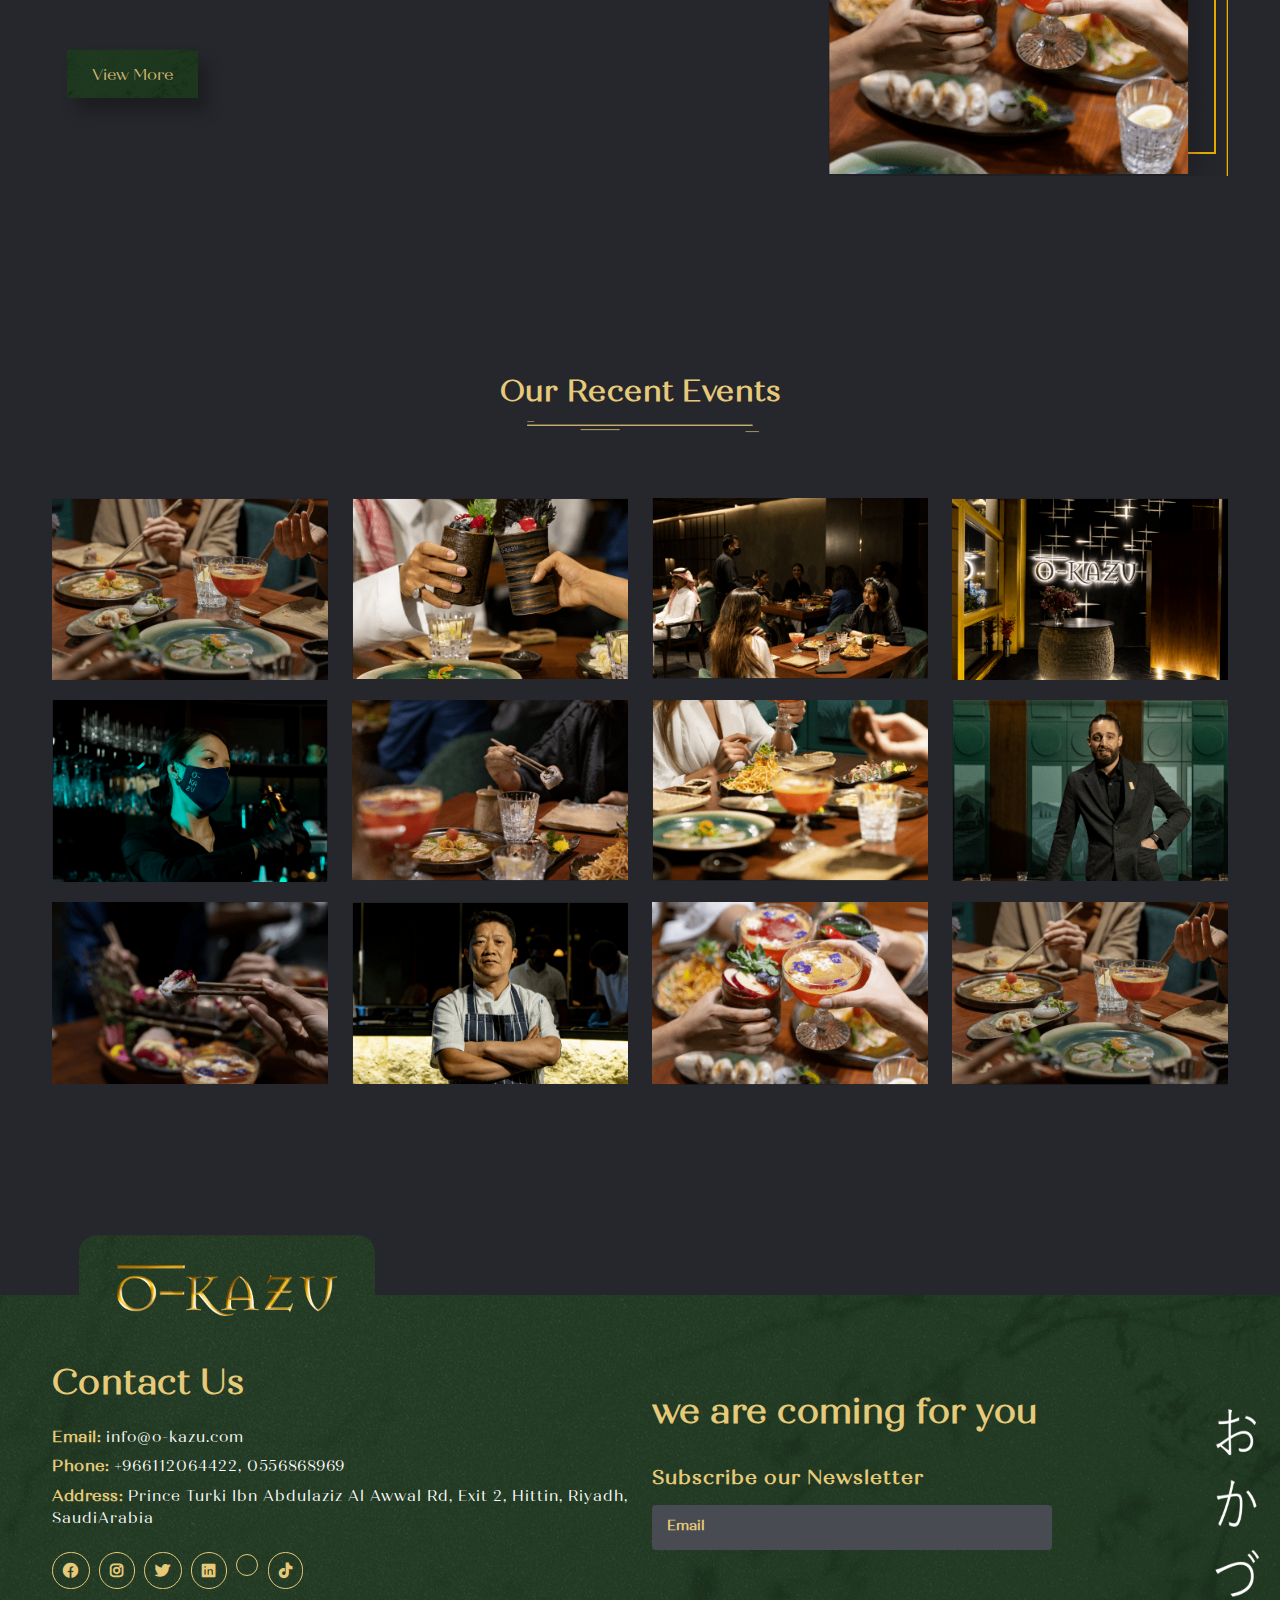
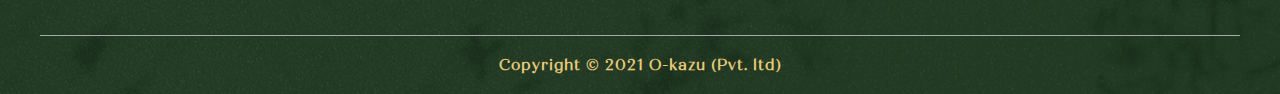
<file: catering.html>
<!DOCTYPE html>
<html lang="en">

<head>
    <meta charset="UTF-8">
    <meta name="viewport" content="width=device-width, initial-scale=1.0">
    <meta http-equiv="X-UA-Compatible" content="ie=edge">
    <meta name="Description" content="Enter your description here" />
    <link rel="stylesheet" href="assets/css/bootstrap.min.css">
    <link rel="stylesheet" href="assets/css/style.css">
    <link rel="stylesheet" href="https://cdnjs.cloudflare.com/ajax/libs/font-awesome/5.15.2/css/all.min.css">
    <title>Okazu | Catering</title>
</head>

<body>
    <!-- PRELOADER -->
    <div id="preloadcontainer">
        <div id="preload-content">
            <img src="assets/img/logo.png">
        </div>
    </div>
    <!-- PRELOADER -->
    <!-- Header Start Here -->
    <header>
        <nav class="navbar navbar-expand-md navbar-light c-navbar fixed-top">
            <button class="navbar-toggler" type="button" data-bs-toggle="collapse"
                data-bs-target="#navbarSupportedContent" aria-controls="navbarSupportedContent" aria-expanded="false"
                aria-label="Toggle navigation">
                <span class="navbar-toggler-icon"></span>
            </button>
            <div class="m-logo">
                <a href="/"><img src="assets/img/logo.png" alt="Okazu Logo"></a>
            </div>
            <div class="container max-container">
                <div class="collapse navbar-collapse" id="navbarSupportedContent">
                    <ul class="ml-auto navbar-nav">
                        <li class="nav-item ">
                            <a class="nav-link" href="/">Home</a>
                        </li>
                        <li class="nav-item">
                            <a class="nav-link" href="/about-us.html">About</a>
                        </li>
                        <li class="nav-item">
                            <a class="nav-link" href="/gallery.html">Gallery</a>
                        </li>
                    </ul>
                    <div class="m-auto c-logo d-block">
                        <a href="/"><img src="assets/img/logo.png" alt="Okazu Logo"></a>
                    </div>
                    <ul class="mr-auto navbar-nav">
                        <li class="nav-item">
                            <a class="nav-link" href="/menu.html">Menu</a>
                        </li>
                        <li class="nav-item">
                            <a class="nav-link myactive" href="/catering.html">Catering</a>
                        </li>
                        <li class="nav-item">
                            <a class="nav-link" href="/contact.html">Contact</a>
                        </li>
                    </ul>
                </div>
            </div>
        </nav>
    </header>
    <!-- Header End Here -->
    <!-- Main Content Start Here -->
    <div class="catering">
        <section class="main-sec">
            <div class="container">
                <div class="row">
                    <div class="col-12">
                        <nav style="--bs-breadcrumb-divider: '>';" aria-label="breadcrumb">
                            <ol class="breadcrumb">
                                <li class="breadcrumb-item"><a href="/">Home</a></li>
                                <li class="breadcrumb-item active" aria-current="page">Catering</li>
                            </ol>
                        </nav>
                    </div>
                </div>
            </div>
            <div class="container">
                <div class="row">
                    <div class="col-12">
                        <div class="top-head">
                            <h1>Catering</h1>
                            <img src="assets/img/underline.png">
                        </div>
                    </div>
                </div>
                <div class="inner-info">
                    <div class="row reverse-row">
                        <div class="col-xl-6 col-lg-6 col-md-6 col-sm-6">
                            <div class="left-info">
                                <h3>Wedding</h3>
                                <img src="assets/img/underline.png">
                                <p>Lorem ipsum dolor sit amet, consectetur adipiscing elit. Odio neque arcu integer mi
                                    mauris blandit laoreet. Dignissim gravida egestas vitae accumsan, urna et at. </p>
                                <a href="#"><button class="btn btn-light">View More</button></a>
                            </div>
                        </div>
                        <div class="col-xl-6 col-lg-6 col-md-6 col-sm-6">
                            <div class="text-end right-info">
                                <img src="assets/img/catering/catering-1.png">
                            </div>
                        </div>
                    </div>
                </div>
                <div class="inner-info">
                    <div class="row">
                        <div class="col-xl-6 col-lg-6 col-md-6 col-sm-6">
                            <div class="right-info text-start">
                                <img src="assets/img/catering/catering-2.png">
                            </div>
                        </div>
                        <div class="col-xl-6 col-lg-6 col-md-6 col-sm-6">
                            <div class="left-info">
                                <h3>Corporate</h3>
                                <img src="assets/img/underline.png">
                                <p>Lorem ipsum dolor sit amet, consectetur adipiscing elit. Odio neque arcu integer mi
                                    mauris blandit laoreet. Dignissim gravida egestas vitae accumsan, urna et at. </p>
                                <a href="#"><button class="btn btn-light">View More</button></a>
                            </div>
                        </div>
                    </div>
                </div>
                <div class="inner-info">
                    <div class="row reverse-row">
                        <div class="col-xl-6 col-lg-6 col-md-6 col-sm-6">
                            <div class="left-info">
                                <h3>Social Gatherings</h3>
                                <img src="assets/img/underline.png">
                                <p>Lorem ipsum dolor sit amet, consectetur adipiscing elit. Odio neque arcu integer mi
                                    mauris blandit laoreet. Dignissim gravida egestas vitae accumsan, urna et at. </p>
                                <a href="#"><button class="btn btn-light">View More</button></a>
                            </div>
                        </div>
                        <div class="col-xl-6 col-lg-6 col-md-6 col-sm-6">
                            <div class="text-end right-info">
                                <img src="assets/img/catering/catering-3.png">
                            </div>
                        </div>
                    </div>
                </div>
            </div>
            <div class="container">
                <div class="row">
                    <div class="col-12">
                        <div class="event-info">
                            <h2>Our Recent Events</h2>
                            <img src="assets/img/underline.png">
                        </div>
                    </div>
                </div>
                <div class="row">
                    <div class="col-xl-3 col-lg-3 col-md-3 col-sm-3">
                        <div class="item-img">
                            <img src="assets/img/catering/event-1.png" alt="Image Here">
                        </div>
                    </div>
                    <div class="col-xl-3 col-lg-3 col-md-3 col-sm-3">
                        <div class="item-img">
                            <img src="assets/img/catering/event-2.png" alt="Image Here">
                        </div>
                    </div>
                    <div class="col-xl-3 col-lg-3 col-md-3 col-sm-3">
                        <div class="item-img">
                            <img src="assets/img/catering/event-3.png" alt="Image Here">
                        </div>
                    </div>
                    <div class="col-xl-3 col-lg-3 col-md-3 col-sm-3">
                        <div class="item-img">
                            <img src="assets/img/catering/event-4.png" alt="Image Here">
                        </div>
                    </div>
                </div>
                <div class="row">
                    <div class="col-xl-3 col-lg-3 col-md-3 col-sm-3">
                        <div class="item-img">
                            <img src="assets/img/catering/event-5.png" alt="Image Here">
                        </div>
                    </div>
                    <div class="col-xl-3 col-lg-3 col-md-3 col-sm-3">
                        <div class="item-img">
                            <img src="assets/img/catering/event-6.png" alt="Image Here">
                        </div>
                    </div>
                    <div class="col-xl-3 col-lg-3 col-md-3 col-sm-3">
                        <div class="item-img">
                            <img src="assets/img/catering/event-7.png" alt="Image Here">
                        </div>
                    </div>
                    <div class="col-xl-3 col-lg-3 col-md-3 col-sm-3">
                        <div class="item-img">
                            <img src="assets/img/catering/event-8.png" alt="Image Here">
                        </div>
                    </div>
                </div>
                <div class="row">
                    <div class="col-xl-3 col-lg-3 col-md-3 col-sm-3">
                        <div class="item-img">
                            <img src="assets/img/catering/event-9.png" alt="Image Here">
                        </div>
                    </div>
                    <div class="col-xl-3 col-lg-3 col-md-3 col-sm-3">
                        <div class="item-img">
                            <img src="assets/img/catering/event-10.png" alt="Image Here">
                        </div>
                    </div>
                    <div class="col-xl-3 col-lg-3 col-md-3 col-sm-3">
                        <div class="item-img">
                            <img src="assets/img/catering/event-11.png" alt="Image Here">
                        </div>
                    </div>
                    <div class="col-xl-3 col-lg-3 col-md-3 col-sm-3">
                        <div class="item-img">
                            <img src="assets/img/catering/event-12.png" alt="Image Here">
                        </div>
                    </div>
                </div>
            </div>
        </section>
    </div>
    <!-- Main Content End Here -->
    <!-- Footer Section Start -->
    <footer class="footer-main">
        <div class="container max-container">
            <div class="row">
                <div class="col-xl-6 col-lg-6 col-md-6 col-sm-6">
                    <div class="footer-logo">
                        <img src="assets/img/footer-logo.png">
                    </div>
                    <h2 class="contact-h">Contact Us</h2>
                    <p class="email-p"><span class="email-span">Email:</span> info@o-kazu.com</p>
                    <p class="phone-p"><span class="phone-span">Phone:</span> +966112064422, 0556868969</p>
                    <p class="phone-p"><span class="phone-span">Address:</span> Prince Turki Ibn Abdulaziz Al Awwal Rd,
                        Exit 2, Hittin, Riyadh, SaudiArabia</p>
                    <ul class="social-footer">
                        <li><a target="_blank" href="https://www.facebook.com/Okazu.sa/"><i
                                    class="fab fa-facebook"></i></a></li>
                        <li><a target="_blank" href="https://instagram.com/okazu_sa?utm_medium=copy_link"><i
                                    class="fab fa-instagram"></i></a></li>
                        <li><a target="_blank" href="https://twitter.com/Okazu_sa"><i class="fab fa-twitter"></i></a>
                        </li>
                        <li><a target="_blank" href="https://www.linkedin.com/company/okazusa"><i
                                    class="fab fa-linkedin"></i></a></li>
                        <li><a target="_blank" href="https://www.tripadvisor.com/Profile/Okazu_sa"><i
                                    class="fab fa-tripadvisor"></i></a></li>
                        <li><a target="_blank" href="https://vm.tiktok.com/ZSJnDRS98/"><i class="fab fa-tiktok"></i></a>
                        </li>
                    </ul>
                </div>
                <div class="col-xl-6 col-lg-6 col-md-6 col-sm-6">
                    <div class="footer-right">
                        <h2>we are coming for you</h2>
                        <form>
                            <div class="form-group">
                                <label>Subscribe our Newsletter</label>
                                <input class="form-control" type="text" placeholder="Email">
                            </div>
                        </form>
                    </div>
                </div>
            </div>
            <div class="row">
                <div class="copyright-text">
                    <p>Copyright &copy; 2021 O-kazu (Pvt. ltd)</p>
                </div>
            </div>
        </div>
    </footer>
    <!-- Footer Section End -->
    <!-- Back To Top -->
    <a id="back-to-top" href="#" class="btn btn-light btn-lg back-to-top" role="button"><i
            class="fas fa-chevron-up"></i></a>
    <!-- Back To Top -->
    <!-- Main Content End Here -->
    <script src="assets/js/jquery.min.js"></script>
    <script src="assets/js/popper.min.js"></script>
    <script src="assets/js/bootstrap.min.js"></script>
    <script src="assets/js/script.js"></script>
</body>

</html>
</file>
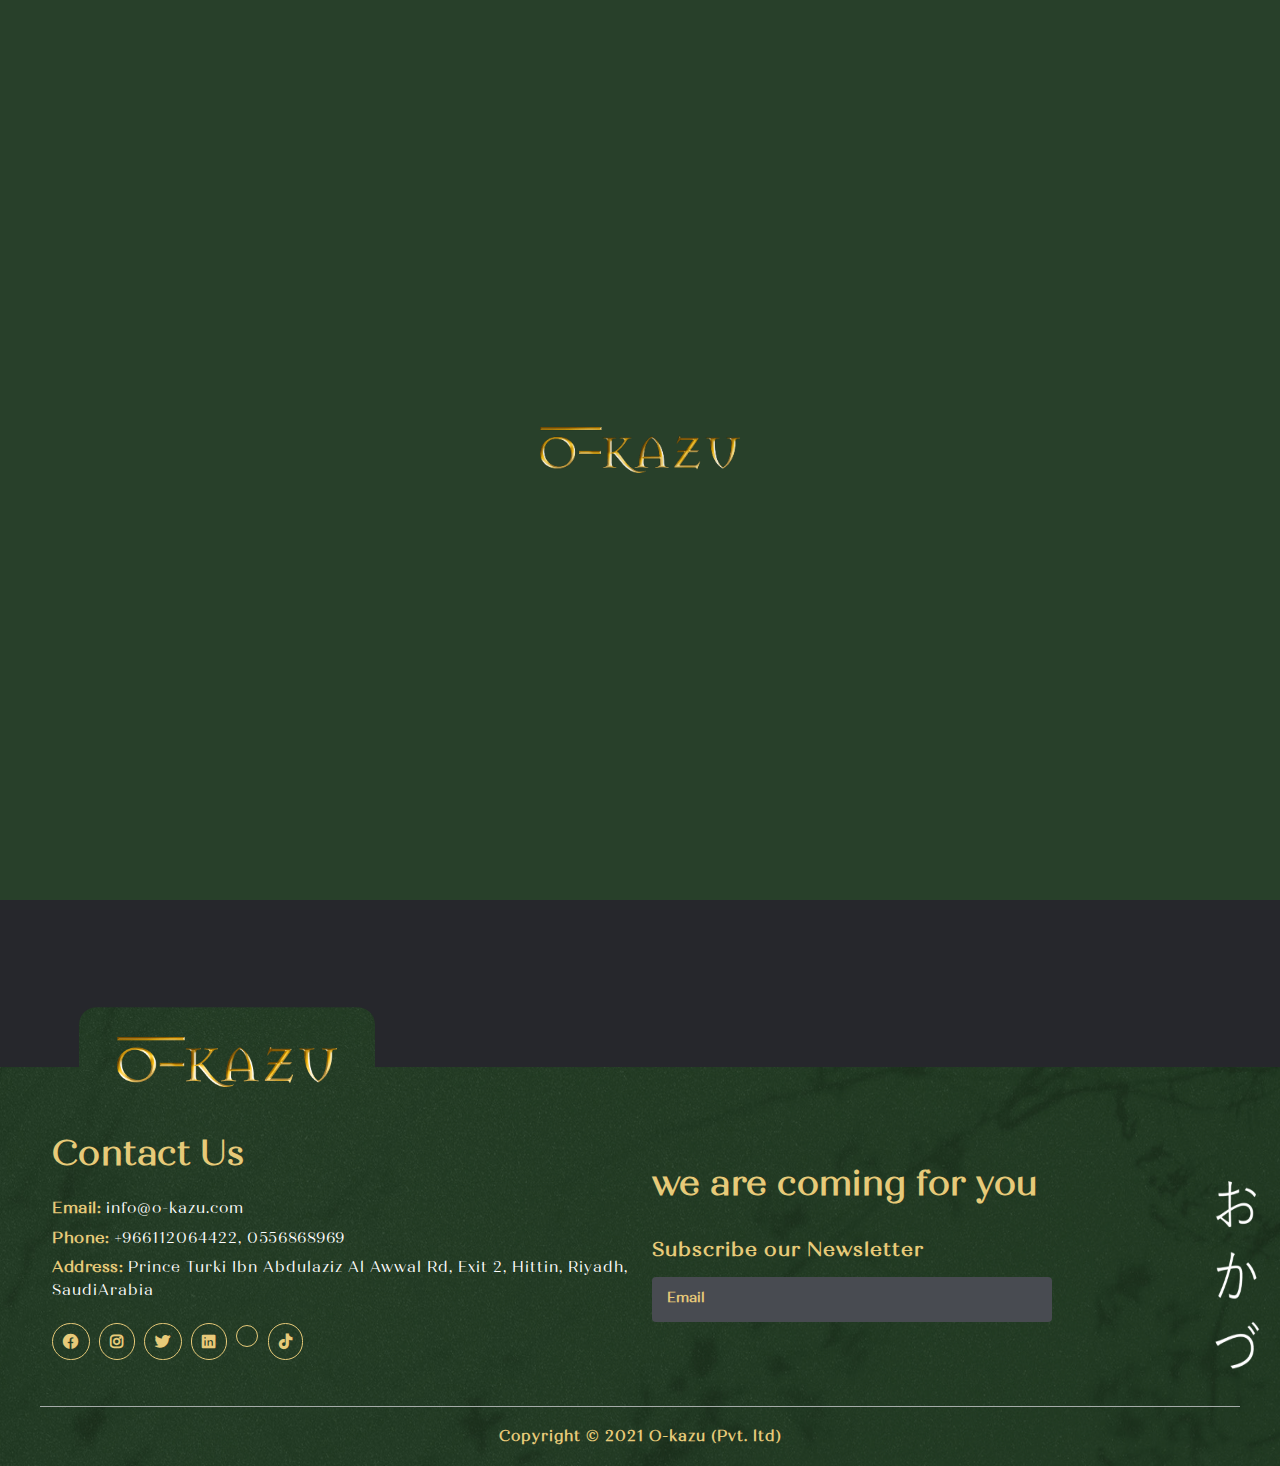
<file: contact.html>
<!DOCTYPE html>
<html lang="en">

<head>
    <meta charset="UTF-8">
    <meta name="viewport" content="width=device-width, initial-scale=1.0">
    <meta http-equiv="X-UA-Compatible" content="ie=edge">
    <meta name="Description" content="Enter your description here" />
    <link rel="stylesheet" href="assets/css/bootstrap.min.css">
    <link rel="stylesheet" href="assets/css/style.css">
    <link rel="stylesheet" href="https://cdnjs.cloudflare.com/ajax/libs/font-awesome/5.15.2/css/all.min.css">
    <title>Okazu | Contact</title>
</head>

<body>
    <!-- PRELOADER -->
    <div id="preloadcontainer">
        <div id="preload-content">
            <img src="assets/img/logo.png">
        </div>
    </div>
    <!-- PRELOADER -->
    <!-- Header Start Here -->
    <header>
        <nav class="navbar navbar-expand-md navbar-light c-navbar fixed-top">
            <button class="navbar-toggler" type="button" data-bs-toggle="collapse"
                data-bs-target="#navbarSupportedContent" aria-controls="navbarSupportedContent" aria-expanded="false"
                aria-label="Toggle navigation">
                <span class="navbar-toggler-icon"></span>
            </button>
            <div class="m-logo">
                <a href="/"><img src="assets/img/logo.png" alt="Okazu Logo"></a>
            </div>
            <div class="container max-container">
                <div class="collapse navbar-collapse" id="navbarSupportedContent">
                    <ul class="ml-auto navbar-nav">
                        <li class="nav-item ">
                            <a class="nav-link" href="/">Home</a>
                        </li>
                        <li class="nav-item">
                            <a class="nav-link" href="/about-us.html">About</a>
                        </li>
                        <li class="nav-item">
                            <a class="nav-link" href="/gallery.html">Gallery</a>
                        </li>
                    </ul>
                    <div class="m-auto c-logo d-block">
                        <a href="/"><img src="assets/img/logo.png" alt="Okazu Logo"></a>
                    </div>
                    <ul class="mr-auto navbar-nav">
                        <li class="nav-item">
                            <a class="nav-link" href="/menu.html">Menu</a>
                        </li>
                        <li class="nav-item">
                            <a class="nav-link" href="/catering.html">Catering</a>
                        </li>
                        <li class="nav-item">
                            <a class="nav-link myactive" href="/contact.html">Contact</a>
                        </li>
                    </ul>
                </div>
            </div>
        </nav>
    </header>
    <!-- Header End Here -->
    <!-- Main Content Start Here -->
    <div class="contact">
        <section class="main-sec">
            <div class="container">
                <div class="row">
                    <div class="col-12">
                        <nav style="--bs-breadcrumb-divider: '>';" aria-label="breadcrumb">
                            <ol class="breadcrumb">
                                <li class="breadcrumb-item"><a href="/">Home</a></li>
                                <li class="breadcrumb-item active" aria-current="page">Contact</li>
                            </ol>
                        </nav>
                    </div>
                </div>
            </div>
            <div class="container">
                <div class="row">
                    <div class="col-12">
                        <div class="top-head">
                            <h1>Contact</h1>
                            <img src="assets/img/underline.png">
                        </div>
                    </div>
                </div>
                <div class="row">
                    <div class="col-xl-6 col-lg-6 col-md-6 col-sm-12">
                        <div class="left-content">
                            <div class="row">
                                <div class="col-xl-6 col-lg-6 col-md-6 col-sm-6">
                                    <label>Full Name*</label>
                                    <input class="form-control" type="text" placeholder="Your Full Name">
                                </div>
                                <div class="col-xl-6 col-lg-6 col-md-6 col-sm-6">
                                    <label>Full Email*</label>
                                    <input class="form-control" type="text" placeholder="Your Email Address">
                                </div>
                            </div>
                            <div class="row">
                                <div class="col-xl-6 col-lg-6 col-md-6 col-sm-6">
                                    <label>Phone Number*</label>
                                    <input class="form-control" type="text" placeholder="Your Phone number">
                                </div>
                                <div class="col-xl-6 col-lg-6 col-md-6 col-sm-6">
                                    <label>Your Subject*</label>
                                    <select class="form-select" aria-label="Default select example">
                                        <option selected>Open this select menu</option>
                                        <option value="1">One</option>
                                        <option value="2">Two</option>
                                        <option value="3">Three</option>
                                    </select>
                                </div>
                            </div>
                            <div class="row">
                                <div class="col-12">
                                    <label>Message</label>
                                    <textarea class="form-control" placeholder="Your Message Here"></textarea>
                                </div>
                            </div>
                            <div class="contact-btn">
                                <a href="#"><button class="btn btn-light">Submit</button></a>
                            </div>
                        </div>
                    </div>
                    <div class="col-xl-6 col-lg-6 col-md-6 col-sm-12">
                        <div class="rigt-content">
                            <iframe
                                src="https://www.google.com/maps/embed?pb=!1m16!1m12!1m3!1d3623.666781996987!2d46.62785951484922!3d24.738317556234918!2m3!1f0!2f0!3f0!3m2!1i1024!2i768!4f13.1!2m1!1sexit%202%20hittin%20riyadh%20saudiarabia%20near%20Prince%20Turki%20Ibn%20Abdulaziz%20Al%20Awwal%20Rd%2C%20Riyadh%20Saudi%20Arabia!5e0!3m2!1sen!2s!4v1637083948511!5m2!1sen!2s"
                                style="border:0;" allowfullscreen="" loading="lazy"></iframe>
                        </div>
                    </div>
                </div>
            </div>
        </section>
    </div>
    <!-- Main Content End Here -->
    <!-- Footer Section Start -->
    <footer class="footer-main">
        <div class="container max-container">
            <div class="row">
                <div class="col-xl-6 col-lg-6 col-md-6 col-sm-6">
                    <div class="footer-logo">
                        <img src="assets/img/footer-logo.png">
                    </div>
                    <h2 class="contact-h">Contact Us</h2>
                    <p class="email-p"><span class="email-span">Email:</span> info@o-kazu.com</p>
                    <p class="phone-p"><span class="phone-span">Phone:</span> +966112064422, 0556868969</p>
                    <p class="phone-p"><span class="phone-span">Address:</span> Prince Turki Ibn Abdulaziz Al Awwal Rd,
                        Exit 2, Hittin, Riyadh, SaudiArabia</p>
                    <ul class="social-footer">
                        <li><a target="_blank" href="https://www.facebook.com/Okazu.sa/"><i
                                    class="fab fa-facebook"></i></a></li>
                        <li><a target="_blank" href="https://instagram.com/okazu_sa?utm_medium=copy_link"><i
                                    class="fab fa-instagram"></i></a></li>
                        <li><a target="_blank" href="https://twitter.com/Okazu_sa"><i class="fab fa-twitter"></i></a>
                        </li>
                        <li><a target="_blank" href="https://www.linkedin.com/company/okazusa"><i
                                    class="fab fa-linkedin"></i></a></li>
                        <li><a target="_blank" href="https://www.tripadvisor.com/Profile/Okazu_sa"><i
                                    class="fab fa-tripadvisor"></i></a></li>
                        <li><a target="_blank" href="https://vm.tiktok.com/ZSJnDRS98/"><i class="fab fa-tiktok"></i></a>
                        </li>
                    </ul>
                </div>
                <div class="col-xl-6 col-lg-6 col-md-6 col-sm-6">
                    <div class="footer-right">
                        <h2>we are coming for you</h2>
                        <form>
                            <div class="form-group">
                                <label>Subscribe our Newsletter</label>
                                <input class="form-control" type="text" placeholder="Email">
                            </div>
                        </form>
                    </div>
                </div>
            </div>
            <div class="row">
                <div class="copyright-text">
                    <p>Copyright &copy; 2021 O-kazu (Pvt. ltd)</p>
                </div>
            </div>
        </div>
    </footer>
    <!-- Footer Section End -->
    <!-- Back To Top -->
    <a id="back-to-top" href="#" class="btn btn-light btn-lg back-to-top" role="button"><i
            class="fas fa-chevron-up"></i></a>
    <!-- Back To Top -->
    <!-- Main Content End Here -->
    <script src="assets/js/jquery.min.js"></script>
    <script src="assets/js/popper.min.js"></script>
    <script src="assets/js/bootstrap.min.js"></script>
    <script src="assets/js/script.js"></script>
</body>

</html>
</file>
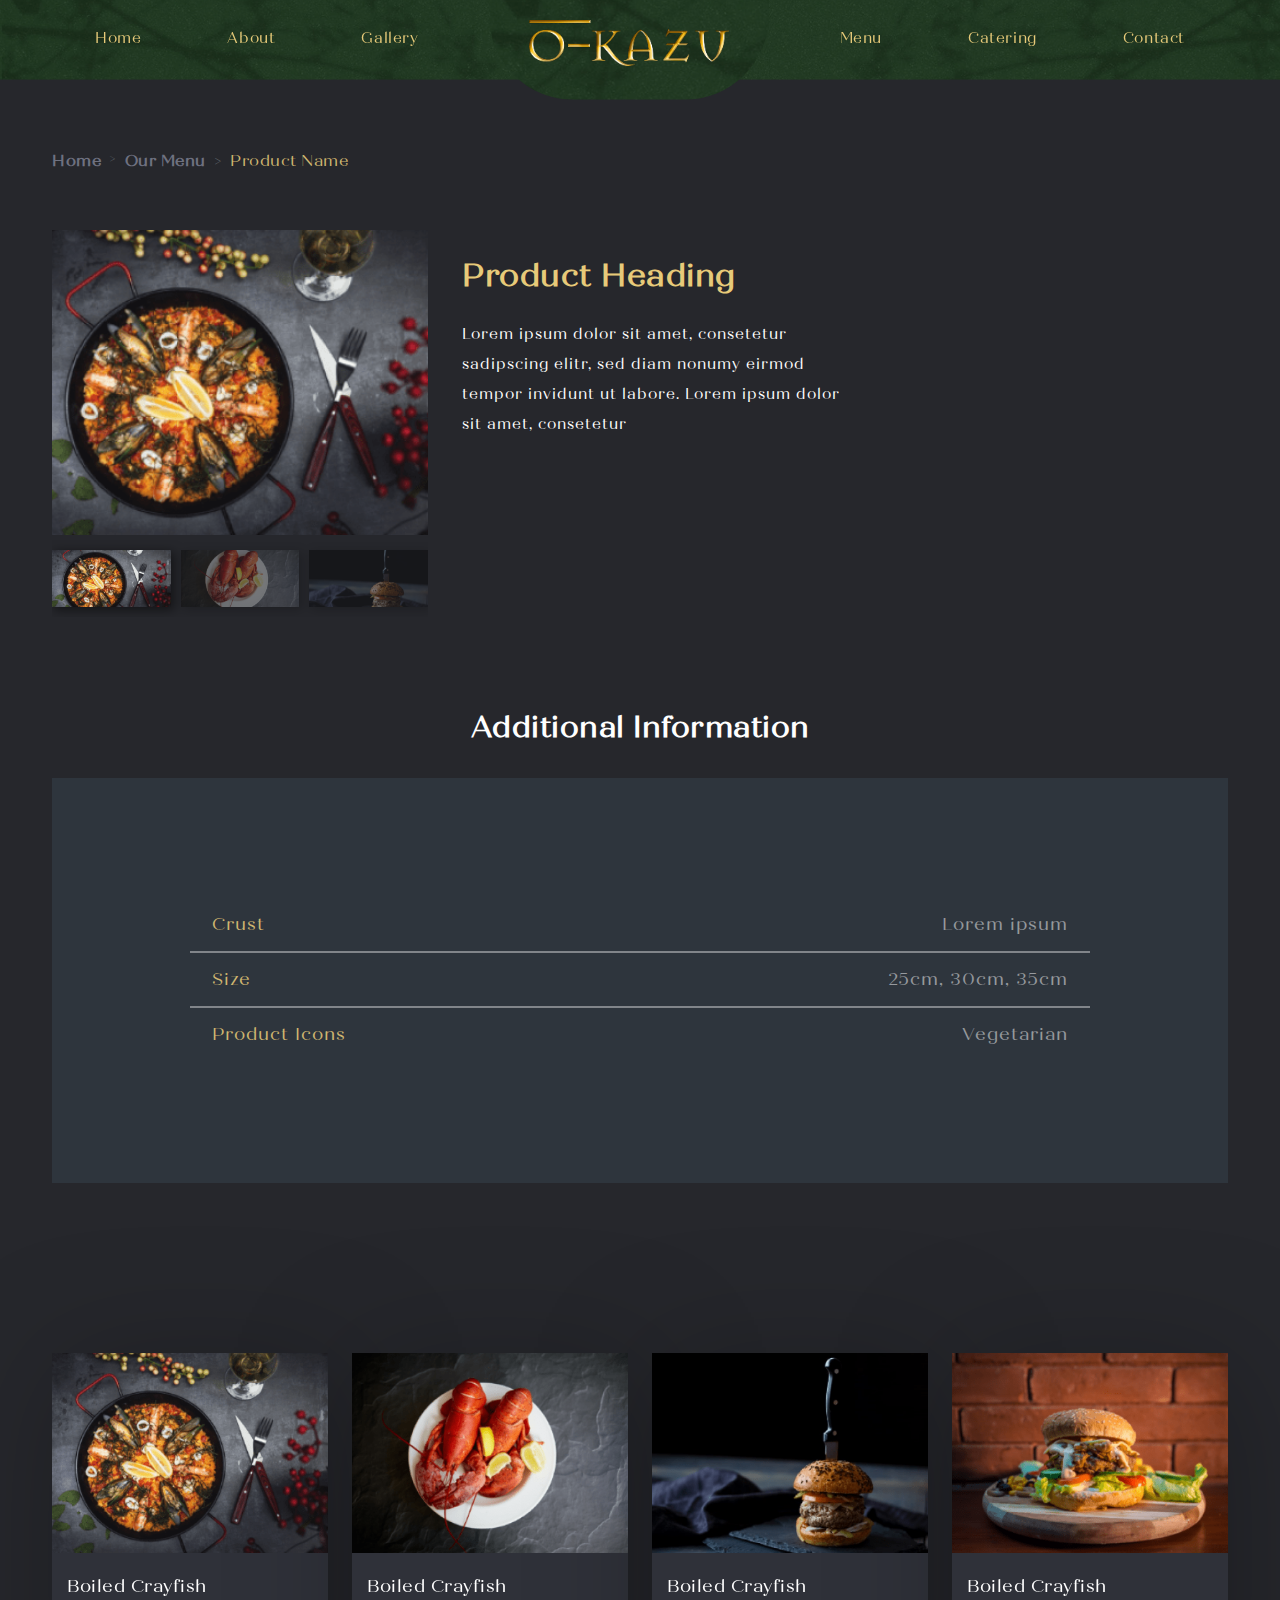
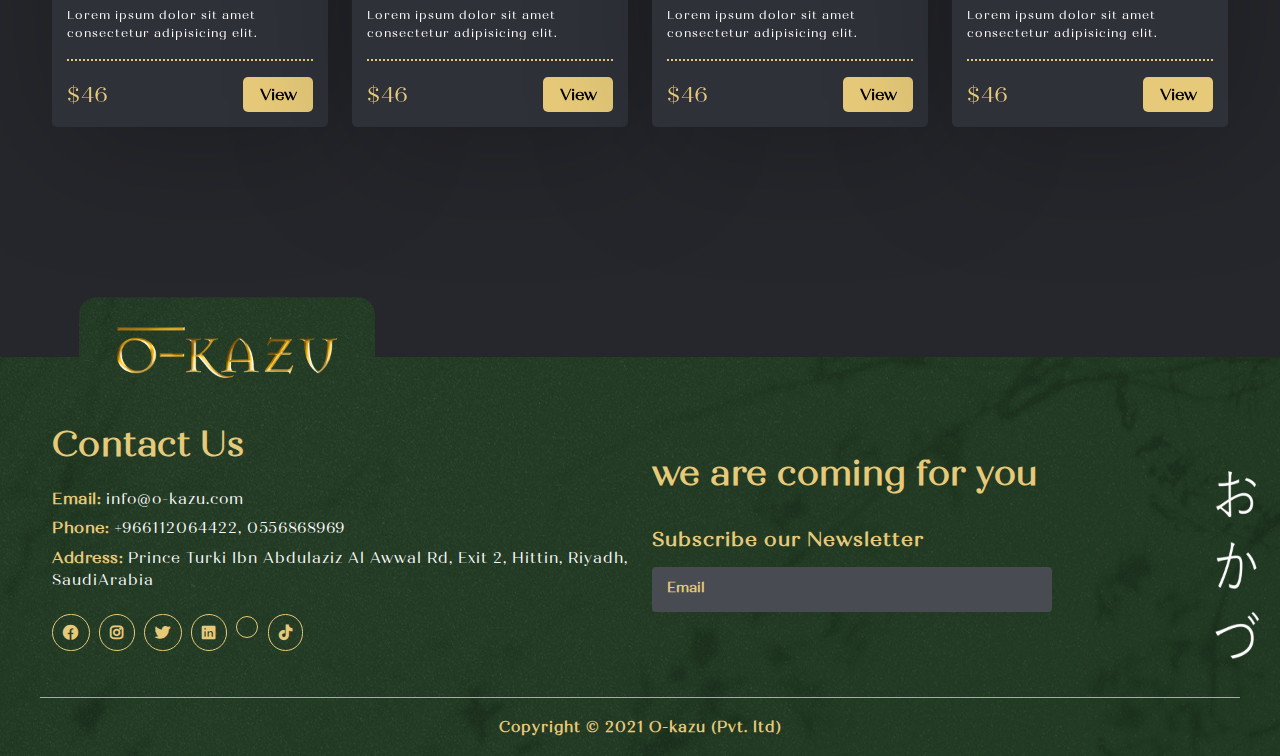
<file: menu-detail.html>
<!DOCTYPE html>
<html lang="en">

<head>
  <meta charset="UTF-8">
  <meta name="viewport" content="width=device-width, initial-scale=1.0">
  <meta http-equiv="X-UA-Compatible" content="ie=edge">
  <meta name="Description" content="Enter your description here" />
  <link rel="stylesheet" href="assets/css/bootstrap.min.css">
  <link rel="stylesheet" href="assets/css/style.css">
  <link rel="stylesheet" href="assets/css/swiper-bundle.min.css" />
  <link rel="stylesheet" href="https://cdnjs.cloudflare.com/ajax/libs/font-awesome/5.15.2/css/all.min.css">
  <title>Okazu | Menu Detail</title>
</head>

<body>
  <!-- PRELOADER -->
  <!-- <div id="preloadcontainer">
      <div id="preload-content"> 
        <img src="assets/img/logo.png">
      </div>
    </div> -->
  <!-- PRELOADER -->
  <!-- Header Start Here -->
  <header>
    <nav class="navbar navbar-expand-md navbar-light c-navbar fixed-top">
      <button class="navbar-toggler" type="button" data-bs-toggle="collapse" data-bs-target="#navbarSupportedContent"
        aria-controls="navbarSupportedContent" aria-expanded="false" aria-label="Toggle navigation">
        <span class="navbar-toggler-icon"></span>
      </button>
      <div class="m-logo">
        <a href="/"><img src="assets/img/logo.png" alt="Okazu Logo"></a>
      </div>
      <div class="container max-container">
        <div class="collapse navbar-collapse" id="navbarSupportedContent">
          <ul class="ml-auto navbar-nav">
            <li class="nav-item ">
              <a class="nav-link" href="/">Home</a>
            </li>
            <li class="nav-item">
              <a class="nav-link" href="/about-us.html">About</a>
            </li>
            <li class="nav-item">
              <a class="nav-link" href="/gallery.html">Gallery</a>
            </li>
          </ul>
          <div class="m-auto c-logo d-block">
            <a href="/"><img src="assets/img/logo.png" alt="Okazu Logo"></a>
          </div>
          <ul class="mr-auto navbar-nav">
            <li class="nav-item">
              <a class="nav-link" href="/menu.html">Menu</a>
            </li>
            <li class="nav-item">
              <a class="nav-link" href="/catering.html">Catering</a>
            </li>
            <li class="nav-item">
              <a class="nav-link" href="/contact.html">Contact</a>
            </li>
          </ul>
        </div>
      </div>
    </nav>
  </header>
  <!-- Header End Here -->
  <!-- Main Content Start Here -->
  <div class="detail-menu">
    <section class="main-sec">
      <div class="container">
        <div class="row">
          <div class="col-12">
            <nav style="--bs-breadcrumb-divider: '>';" aria-label="breadcrumb">
              <ol class="breadcrumb">
                <li class="breadcrumb-item"><a href="/">Home</a></li>
                <li class="breadcrumb-item"><a href="/menu.html">Our Menu</a></li>
                <li class="breadcrumb-item active" aria-current="page">Product Name</li>
              </ol>
            </nav>
          </div>
        </div>
      </div>
      <div class="product-inner">
        <div class="container">
          <div class="row">
            <div class="col-xl-4 col-lg-4 col-md-6 col-sm-6">
              <!-- Swiper -->
              <div style="--swiper-navigation-color: #fff; --swiper-pagination-color: #fff" class="swiper mySwiper2">
                <div class="swiper-wrapper">
                  <div class="swiper-slide">
                    <img src="assets/img/menu-detail/menu-1.png" />
                  </div>
                  <div class="swiper-slide">
                    <img src="assets/img/menu-detail/menu-2.png" />
                  </div>
                  <div class="swiper-slide">
                    <img src="assets/img/menu-detail/menu-3.png" />
                  </div>
                  <div class="swiper-slide">
                    <img src="assets/img/menu-detail/menu-4.png" />
                  </div>
                  <div class="swiper-slide">
                    <img src="assets/img/menu-detail/menu-5.png" />
                  </div>
                  <div class="swiper-slide">
                    <img src="assets/img/menu-detail/menu-6.png" />
                  </div>
                </div>
              </div>
              <div thumbsSlider="" class="swiper mySwiper">
                <div class="swiper-wrapper">
                  <div class="swiper-slide">
                    <img src="assets/img/menu-detail/menu-1.png" />
                  </div>
                  <div class="swiper-slide">
                    <img src="assets/img/menu-detail/menu-2.png" />
                  </div>
                  <div class="swiper-slide">
                    <img src="assets/img/menu-detail/menu-3.png" />
                  </div>
                  <div class="swiper-slide">
                    <img src="assets/img/menu-detail/menu-4.png" />
                  </div>
                  <div class="swiper-slide">
                    <img src="assets/img/menu-detail/menu-5.png" />
                  </div>
                  <div class="swiper-slide">
                    <img src="assets/img/menu-detail/menu-6.png" />
                  </div>
                </div>
              </div>
              <!-- Swiper JS -->
            </div>
            <div class="col-xl-8 col-lg-8 col-md-6 col-sm-6">
              <div class="left-right">
                <h2>Product Heading</h2>
                <p>Lorem ipsum dolor sit amet, consetetur sadipscing elitr, sed
                  diam nonumy eirmod tempor invidunt ut labore. Lorem ipsum dolor sit amet, consetetur</p>
                <!-- <a href="#"><button class="btn btn-light">Order Now <img src="assets/img/menu-detail/basket.png"></button></a> -->
              </div>
            </div>
          </div>
        </div>
      </div>
      <div class="information">
        <div class="container">
          <div class="row">
            <div class="col-12">
              <h2>Additional Information</h2>
            </div>
          </div>
          <div class="card-info">
            <div class="row">
              <div class="col-xl-6 col-lg-6 col-md-6 col-ms-6">
                <p class="text">Crust</p>
              </div>
              <div class="col-xl-6 col-lg-6 col-md-6 col-ms-6">
                <p class="text-p">Lorem ipsum</p>
              </div>
            </div>
            <div class="row">
              <div class="col-xl-6 col-lg-6 col-md-6 col-ms-6">
                <p class="text">Size</p>
              </div>
              <div class="col-xl-6 col-lg-6 col-md-6 col-ms-6">
                <p class="text-p">25cm, 30cm, 35cm</p>
              </div>
            </div>
            <div class="row">
              <div class="col-xl-6 col-lg-6 col-md-6 col-ms-6">
                <p class="text">Product Icons</p>
              </div>
              <div class="col-xl-6 col-lg-6 col-md-6 col-ms-6">
                <p class="text-p">Vegetarian</p>
              </div>
            </div>
          </div>
        </div>
      </div>
      <div class="container">
        <div class="row">
          <div class="col-xl-3 col-lg-3 col-md-4 col-sm-6">
            <div class="product-card">
              <div class="product-img img-hover-zoom img-hover-zoom--brightnes">
                <img src="assets/img/menu/menu-1.png">
              </div>
              <div class="product-bottom">
                <h4>Boiled Crayfish</h4>
                <p>Lorem ipsum dolor sit amet consectetur adipisicing elit.</p>
                <hr class="dash-hr">
                <div class="price-bottom">
                  <div class="row">
                    <div class="col-6">
                      <span>$46</span>
                    </div>
                    <div class="col-6">
                      <a href="/menu-detail.html"><button class="btn btn-light more-btn">View</button></a>
                      <!-- <a href="#"><button class="btn btn-light"><img src="assets/img/menu/Vector.png"></button></a> -->
                    </div>
                  </div>
                </div>
              </div>
            </div>
          </div>
          <div class="col-xl-3 col-lg-3 col-md-4 col-sm-6">
            <div class="product-card">
              <div class="product-img img-hover-zoom img-hover-zoom--brightnes">
                <img src="assets/img/menu/menu-2.png">
              </div>
              <div class="product-bottom">
                <h4>Boiled Crayfish</h4>
                <p>Lorem ipsum dolor sit amet consectetur adipisicing elit.</p>
                <hr class="dash-hr">
                <div class="price-bottom">
                  <div class="row">
                    <div class="col-6">
                      <span>$46</span>
                    </div>
                    <div class="col-6">
                      <a href="/menu-detail.html"><button class="btn btn-light more-btn">View</button></a>
                      <!-- <a href="#"><button class="btn btn-light"><img src="assets/img/menu/Vector.png"></button></a> -->
                    </div>
                  </div>
                </div>
              </div>
            </div>
          </div>
          <div class="col-xl-3 col-lg-3 col-md-4 col-sm-6">
            <div class="product-card">
              <div class="product-img img-hover-zoom img-hover-zoom--brightnes">
                <img src="assets/img/menu/menu-3.png">
              </div>
              <div class="product-bottom">
                <h4>Boiled Crayfish</h4>
                <p>Lorem ipsum dolor sit amet consectetur adipisicing elit.</p>
                <hr class="dash-hr">
                <div class="price-bottom">
                  <div class="row">
                    <div class="col-6">
                      <span>$46</span>
                    </div>
                    <div class="col-6">
                      <a href="/menu-detail.html"><button class="btn btn-light more-btn">View</button></a>
                      <!-- <a href="#"><button class="btn btn-light"><img src="assets/img/menu/Vector.png"></button></a> -->
                    </div>
                  </div>
                </div>
              </div>
            </div>
          </div>
          <div class="col-xl-3 col-lg-3 col-md-4 col-sm-6">
            <div class="product-card">
              <div class="product-img img-hover-zoom img-hover-zoom--brightnes">
                <img src="assets/img/menu/menu-4.png">
              </div>
              <div class="product-bottom">
                <h4>Boiled Crayfish</h4>
                <p>Lorem ipsum dolor sit amet consectetur adipisicing elit.</p>
                <hr class="dash-hr">
                <div class="price-bottom">
                  <div class="row">
                    <div class="col-6">
                      <span>$46</span>
                    </div>
                    <div class="col-6">
                      <a href="/menu-detail.html"><button class="btn btn-light more-btn">View</button></a>
                      <!-- <a href="#"><button class="btn btn-light"><img src="assets/img/menu/Vector.png"></button></a> -->
                    </div>
                  </div>
                </div>
              </div>
            </div>
          </div>
        </div>
      </div>
    </section>
  </div>
  <!-- Main Content End Here -->
  <!-- Footer Section Start -->
  <footer class="footer-main">
    <div class="container max-container">
      <div class="row">
        <div class="col-xl-6 col-lg-6 col-md-6 col-sm-6">
          <div class="footer-logo">
            <img src="assets/img/footer-logo.png">
          </div>
          <h2 class="contact-h">Contact Us</h2>
          <p class="email-p"><span class="email-span">Email:</span> info@o-kazu.com</p>
          <p class="phone-p"><span class="phone-span">Phone:</span> +966112064422, 0556868969</p>
          <p class="phone-p"><span class="phone-span">Address:</span> Prince Turki Ibn Abdulaziz Al Awwal Rd, Exit 2,
            Hittin, Riyadh, SaudiArabia</p>
          <ul class="social-footer">
            <li><a target="_blank" href="https://www.facebook.com/Okazu.sa/"><i class="fab fa-facebook"></i></a></li>
            <li><a target="_blank" href="https://instagram.com/okazu_sa?utm_medium=copy_link"><i
                  class="fab fa-instagram"></i></a></li>
            <li><a target="_blank" href="https://twitter.com/Okazu_sa"><i class="fab fa-twitter"></i></a></li>
            <li><a target="_blank" href="https://www.linkedin.com/company/okazusa"><i class="fab fa-linkedin"></i></a>
            </li>
            <li><a target="_blank" href="https://www.tripadvisor.com/Profile/Okazu_sa"><i
                  class="fab fa-tripadvisor"></i></a></li>
            <li><a target="_blank" href="https://vm.tiktok.com/ZSJnDRS98/"><i class="fab fa-tiktok"></i></a></li>
          </ul>
        </div>
        <div class="col-xl-6 col-lg-6 col-md-6 col-sm-6">
          <div class="footer-right">
            <h2>we are coming for you</h2>
            <form>
              <div class="form-group">
                <label>Subscribe our Newsletter</label>
                <input class="form-control" type="text" placeholder="Email">
              </div>
            </form>
          </div>
        </div>
      </div>
      <div class="row">
        <div class="copyright-text">
          <p>Copyright &copy; 2021 O-kazu (Pvt. ltd)</p>
        </div>
      </div>
    </div>
  </footer>
  <!-- Footer Section End -->
  <!-- Back To Top -->
  <a id="back-to-top" href="#" class="btn btn-light btn-lg back-to-top" role="button"><i
      class="fas fa-chevron-up"></i></a>
  <!-- Back To Top -->
  <!-- Main Content End Here -->
  <script src="assets/js/jquery.min.js"></script>
  <script src="assets/js/popper.min.js"></script>
  <script src="assets/js/bootstrap.min.js"></script>
  <script src="assets/js/swiper-bundle.min.js"></script>
  <script src="assets/js/script.js"></script>
</body>

</html>
<script>
  var swiper = new Swiper(".mySwiper", {
    spaceBetween: 10,
    slidesPerView: 3,
    freeMode: true,
    watchSlidesProgress: true,
  });
  var swiper2 = new Swiper(".mySwiper2", {
    spaceBetween: 10,
    navigation: {
      nextEl: ".swiper-button-next",
      prevEl: ".swiper-button-prev",
    },
    thumbs: {
      swiper: swiper,
    },
  });
</script>
</file>
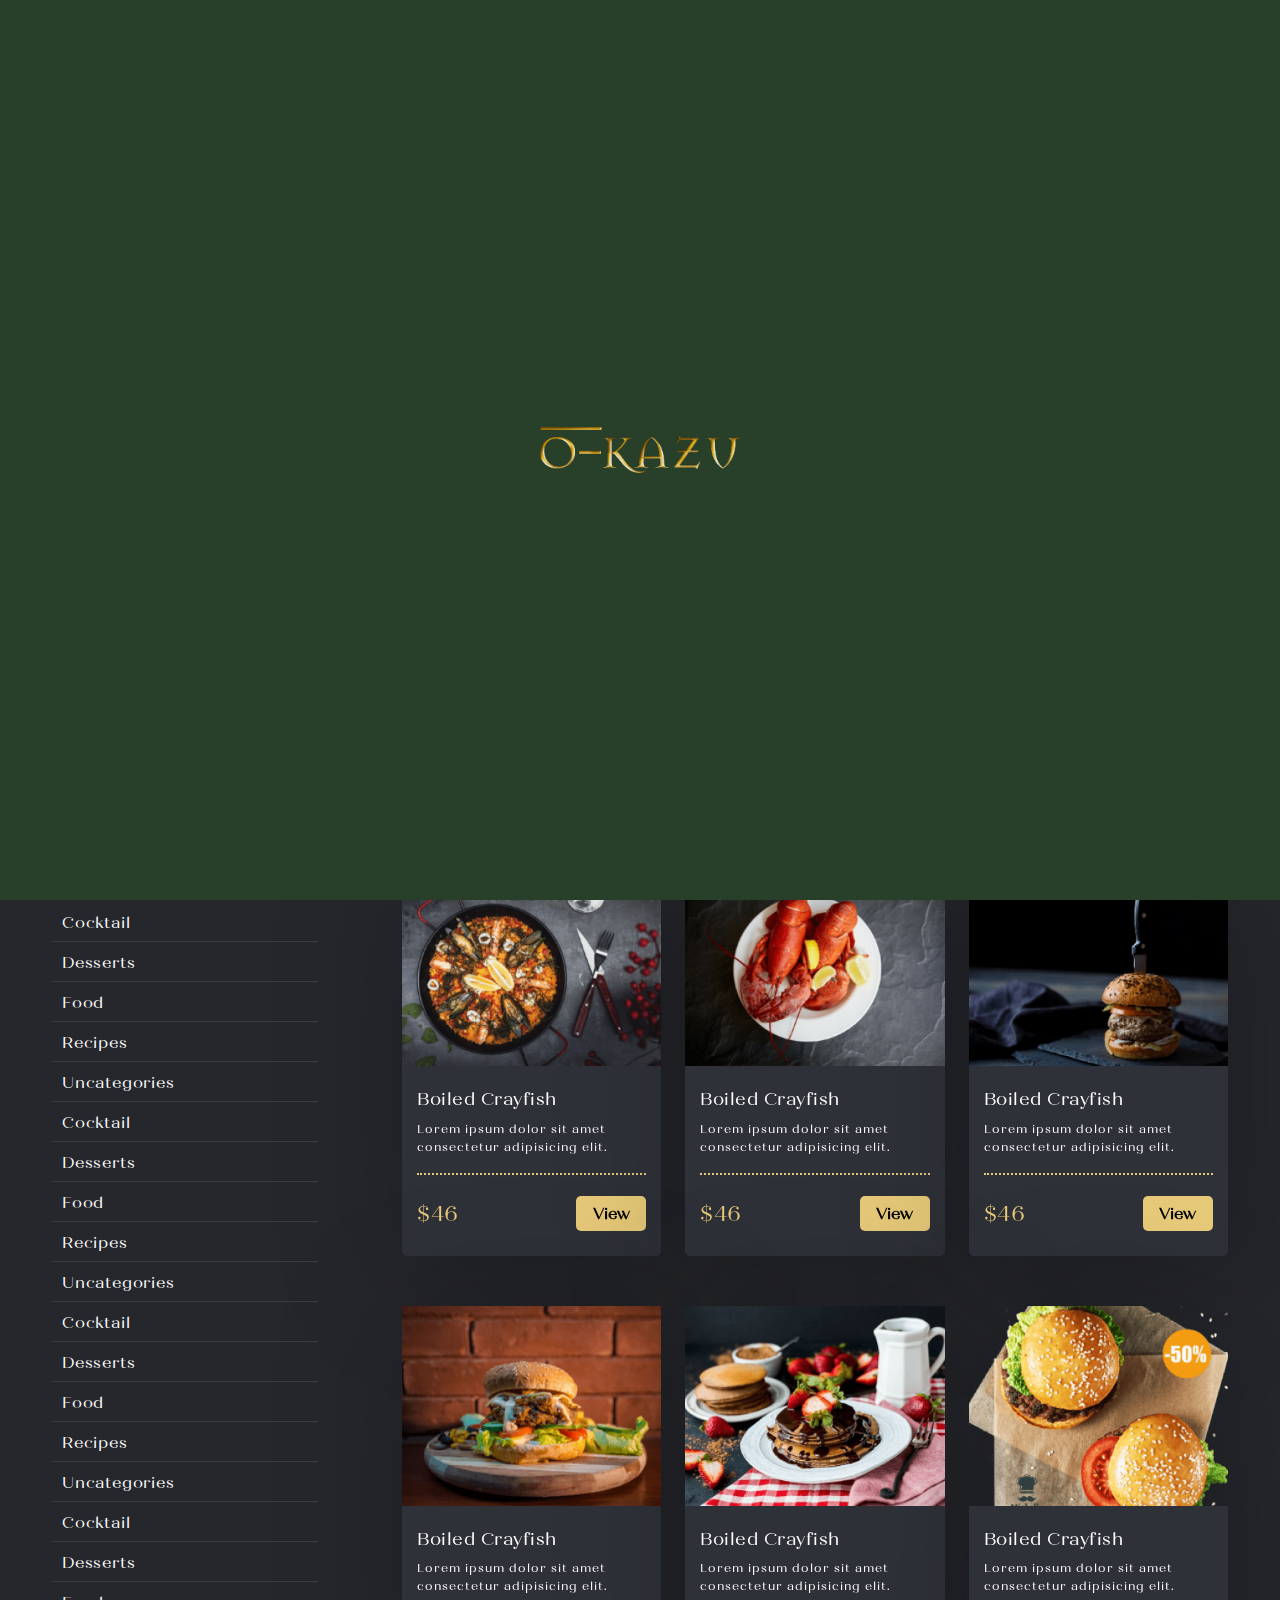
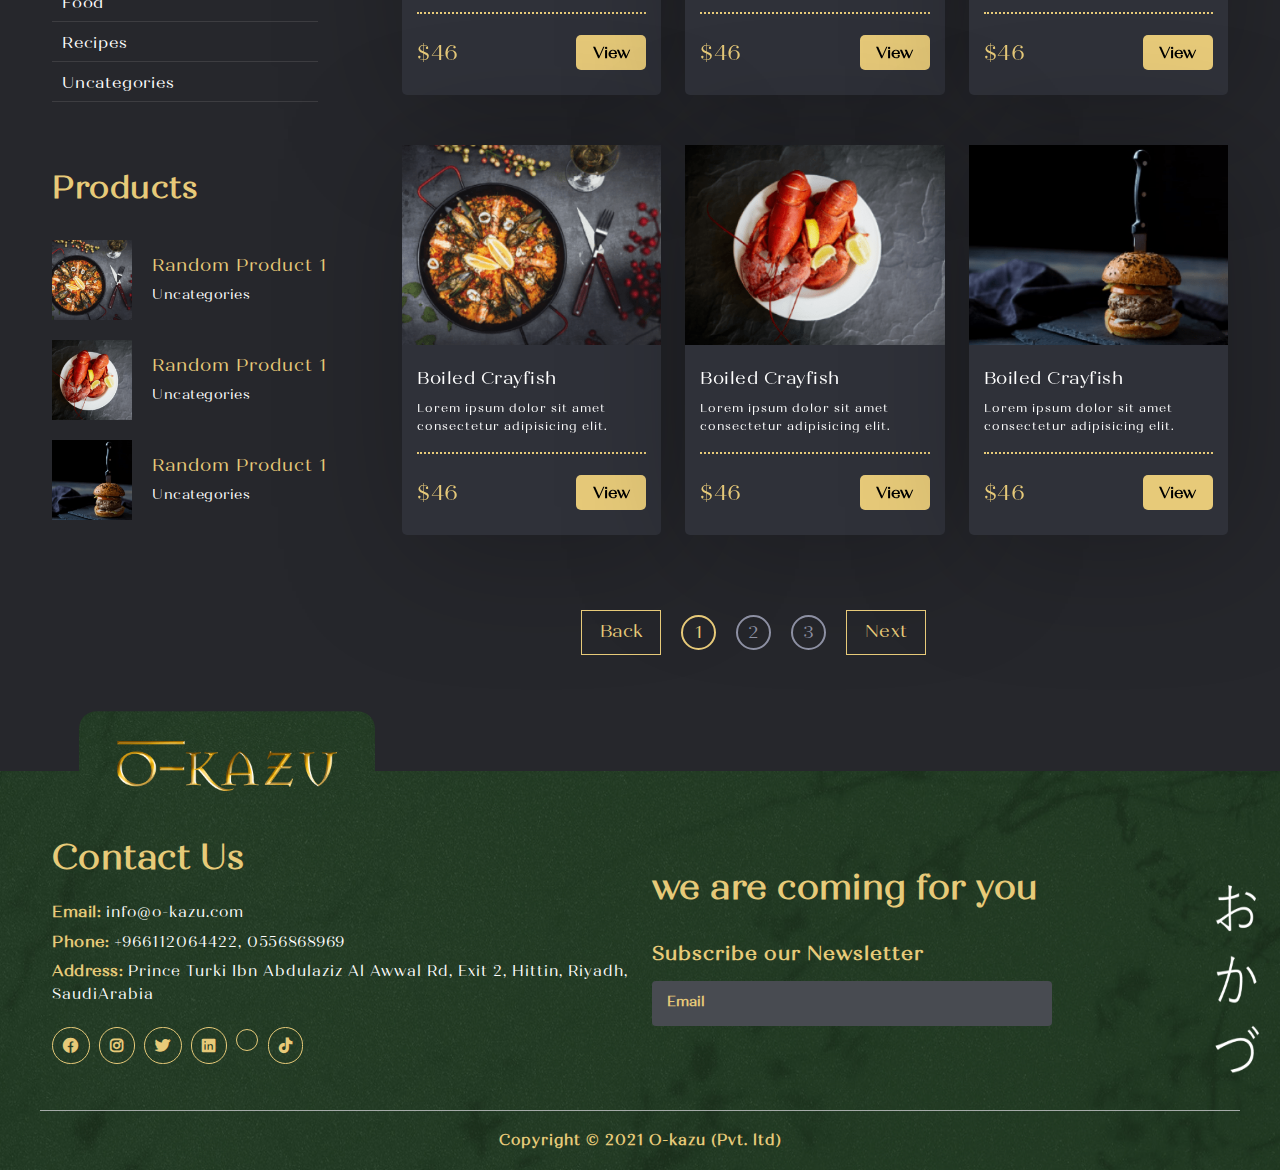
<file: menu.html>
<!DOCTYPE html>
<html lang="en">

<head>
  <meta charset="UTF-8">
  <meta name="viewport" content="width=device-width, initial-scale=1.0">
  <meta http-equiv="X-UA-Compatible" content="ie=edge">
  <meta name="Description" content="Enter your description here" />
  <link rel="stylesheet" href="assets/css/bootstrap.min.css">
  <link rel="stylesheet" href="assets/css/style.css">
  <link rel="stylesheet" href="https://cdnjs.cloudflare.com/ajax/libs/font-awesome/5.15.2/css/all.min.css">
  <title>Okazu | Menu</title>
</head>

<body>
  <!-- PRELOADER -->
  <div id="preloadcontainer">
    <div id="preload-content">
      <img src="assets/img/logo.png">
    </div>
  </div>
  <!-- PRELOADER -->
  <!-- Header Start Here -->
  <header>
    <nav class="navbar navbar-expand-md navbar-light c-navbar fixed-top">
      <button class="navbar-toggler" type="button" data-bs-toggle="collapse" data-bs-target="#navbarSupportedContent"
        aria-controls="navbarSupportedContent" aria-expanded="false" aria-label="Toggle navigation">
        <span class="navbar-toggler-icon"></span>
      </button>
      <div class="m-logo">
        <a href="/"><img src="assets/img/logo.png" alt="Okazu Logo"></a>
      </div>
      <div class="container max-container">
        <div class="collapse navbar-collapse" id="navbarSupportedContent">
          <ul class="ml-auto navbar-nav">
            <li class="nav-item ">
              <a class="nav-link" href="/">Home</a>
            </li>
            <li class="nav-item">
              <a class="nav-link" href="/about-us.html">About</a>
            </li>
            <li class="nav-item">
              <a class="nav-link" href="/gallery.html">Gallery</a>
            </li>
          </ul>
          <div class="m-auto c-logo d-block">
            <a href="/"><img src="assets/img/logo.png" alt="Okazu Logo"></a>
          </div>
          <ul class="mr-auto navbar-nav">
            <li class="nav-item">
              <a class="nav-link myactive" href="/menu.html">Menu</a>
            </li>
            <li class="nav-item">
              <a class="nav-link" href="/catering.html">Catering</a>
            </li>
            <li class="nav-item">
              <a class="nav-link" href="/contact.html">Contact</a>
            </li>
          </ul>
        </div>
      </div>
    </nav>
  </header>
  <!-- Header End Here -->
  <!-- Main Content Start Here -->
  <div class="menu">
    <!-- START Hero banner Section -->
    <section class="hero-bg">
      <div class="container">
        <div class="row">
          <div class="col-12">
            <h1 class="menu-h1">Our Menu</h1>
          </div>
        </div>
      </div>
    </section>
    <!-- END Hero banner Section -->
    <section class="main-sec">
      <div class="container">
        <div class="mb-5 row">
          <div class="col-xl-6 col-lg-6 col-md-8 col-sm-6">
            <nav style="--bs-breadcrumb-divider: '>';" aria-label="breadcrumb">
              <ol class="breadcrumb">
                <li class="breadcrumb-item"><a href="/">Home</a></li>
                <li class="breadcrumb-item active" aria-current="page">Our Menu</li>
              </ol>
            </nav>
          </div>
          <div class="col-xl-6 col-lg-6 col-md-4 col-sm-6">
            <div class="custom-select" style="width:200px;">
              <select>
                <option value="0">Sort By Latest</option>
                <option value="1">Select</option>
                <option value="2">Select</option>
                <option value="3">Select</option>
              </select>
            </div>
          </div>
        </div>
        <div class="row">
          <div class="col-xl-3 col-lg-3 col-md-4 col-sm-6">
            <!-- SEARCH FORM -->
            <form>
              <div class="search-input">
                <label>Search</label>
                <div class="input-group">
                  <input type="text" class="form-control" placeholder="Type here...">
                  <span class="input-group-text" id="inputGroup-sizing-default"><i class="fas fa-search"></i></span>
                </div>
              </div>
            </form>
            <!-- SEARCH FORM -->
          </div>
          <div class="col-xl-9 col-lg-9 col-md-8 col-sm-6">
            <div class="calender-btn">
              <a href="#"><button class="btn btn-light">RESERVATION <i class="fas fa-calendar-day"></i></button></a>
            </div>
          </div>
        </div>
        <div class="row">
          <div class="col-xl-3 col-lg-3 col-md-4 col-sm-12">
            <div class="category-info">
              <h3>Categories</h3>
              <ul>
                <li><a href="#">Cocktail</a></li>
                <li><a href="#">Desserts</a></li>
                <li><a href="#">Food</a></li>
                <li><a href="#">Recipes</a></li>
                <li><a href="#">Uncategories</a></li>
                <li><a href="#">Cocktail</a></li>
                <li><a href="#">Desserts</a></li>
                <li><a href="#">Food</a></li>
                <li><a href="#">Recipes</a></li>
                <li><a href="#">Uncategories</a></li>
                <li><a href="#">Cocktail</a></li>
                <li><a href="#">Desserts</a></li>
                <li><a href="#">Food</a></li>
                <li><a href="#">Recipes</a></li>
                <li><a href="#">Uncategories</a></li>
                <li><a href="#">Cocktail</a></li>
                <li><a href="#">Desserts</a></li>
                <li><a href="#">Food</a></li>
                <li><a href="#">Recipes</a></li>
                <li><a href="#">Uncategories</a></li>
              </ul>
            </div>
            <div class="product-info">
              <h2>Products</h2>
              <div class="info-item">
                <div class="row">
                  <div class="col-4">
                    <div class="product-img">
                      <img src="assets/img/menu/menu-1.png" alt="Product IMAGE">
                    </div>
                  </div>
                  <div class="col-8">
                    <div class="product-item">
                      <p>Random Product 1</p>
                      <a href="#">Uncategories</a>
                    </div>
                  </div>
                </div>
              </div>
              <div class="info-item">
                <div class="row">
                  <div class="col-4">
                    <div class="product-img">
                      <img src="assets/img/menu/menu-2.png" alt="Product IMAGE">
                    </div>
                  </div>
                  <div class="col-8">
                    <div class="product-item">
                      <p>Random Product 1</p>
                      <a href="#">Uncategories</a>
                    </div>
                  </div>
                </div>
              </div>
              <div class="info-item">
                <div class="row">
                  <div class="col-4">
                    <div class="product-img">
                      <img src="assets/img/menu/menu-3.png" alt="Product IMAGE">
                    </div>
                  </div>
                  <div class="col-8">
                    <div class="product-item">
                      <p>Random Product 1</p>
                      <a href="#">Uncategories</a>
                    </div>
                  </div>
                </div>
              </div>
            </div>
          </div>
          <div class="col-xl-9 col-lg-9 col-md-8 col-sm-12">
            <div class="product-inner">
              <div class="row">
                <div class="col-xl-4 col-lg-4 col-md-6 col-sm-6">
                  <div class="product-card">
                    <div class="product-img img-hover-zoom img-hover-zoom--brightnes">
                      <img src="assets/img/menu/menu-1.png">
                    </div>
                    <div class="product-bottom">
                      <h4>Boiled Crayfish</h4>
                      <p>Lorem ipsum dolor sit amet consectetur adipisicing elit.</p>
                      <hr class="dash-hr">
                      <div class="price-bottom">
                        <div class="row">
                          <div class="col-6">
                            <span>$46</span>
                          </div>
                          <div class="col-6">
                            <a href="/menu-detail.html"><button class="btn btn-light more-btn">View</button></a>
                            <!-- <a href="#"><button class="btn btn-light"><img src="assets/img/menu/Vector.png"></button></a> -->
                          </div>
                        </div>
                      </div>
                    </div>
                  </div>
                </div>
                <div class="col-xl-4 col-lg-4 col-md-6 col-sm-6">
                  <div class="product-card">
                    <div class="product-img img-hover-zoom img-hover-zoom--brightnes">
                      <img src="assets/img/menu/menu-2.png">
                    </div>
                    <div class="product-bottom">
                      <h4>Boiled Crayfish</h4>
                      <p>Lorem ipsum dolor sit amet consectetur adipisicing elit.</p>
                      <hr class="dash-hr">
                      <div class="price-bottom">
                        <div class="row">
                          <div class="col-6">
                            <span>$46</span>
                          </div>
                          <div class="col-6">
                            <a href="/menu-detail.html"><button class="btn btn-light more-btn">View</button></a>
                            <!-- <a href="#"><button class="btn btn-light"><img src="assets/img/menu/Vector.png"></button></a> -->
                          </div>
                        </div>
                      </div>
                    </div>
                  </div>
                </div>
                <div class="col-xl-4 col-lg-4 col-md-6 col-sm-6">
                  <div class="product-card">
                    <div class="product-img img-hover-zoom img-hover-zoom--brightnes">
                      <img src="assets/img/menu/menu-3.png">
                    </div>
                    <div class="product-bottom">
                      <h4>Boiled Crayfish</h4>
                      <p>Lorem ipsum dolor sit amet consectetur adipisicing elit.</p>
                      <hr class="dash-hr">
                      <div class="price-bottom">
                        <div class="row">
                          <div class="col-6">
                            <span>$46</span>
                          </div>
                          <div class="col-6">
                            <a href="/menu-detail.html"><button class="btn btn-light more-btn">View</button></a>
                            <!-- <a href="#"><button class="btn btn-light"><img src="assets/img/menu/Vector.png"></button></a> -->
                          </div>
                        </div>
                      </div>
                    </div>
                  </div>
                </div>
                <div class="col-xl-4 col-lg-4 col-md-6 col-sm-6">
                  <div class="product-card">
                    <div class="product-img img-hover-zoom img-hover-zoom--brightnes">
                      <img src="assets/img/menu/menu-4.png">
                    </div>
                    <div class="product-bottom">
                      <h4>Boiled Crayfish</h4>
                      <p>Lorem ipsum dolor sit amet consectetur adipisicing elit.</p>
                      <hr class="dash-hr">
                      <div class="price-bottom">
                        <div class="row">
                          <div class="col-6">
                            <span>$46</span>
                          </div>
                          <div class="col-6">
                            <a href="/menu-detail.html"><button class="btn btn-light more-btn">View</button></a>
                            <!-- <a href="#"><button class="btn btn-light"><img src="assets/img/menu/Vector.png"></button></a> -->
                          </div>
                        </div>
                      </div>
                    </div>
                  </div>
                </div>
                <div class="col-xl-4 col-lg-4 col-md-6 col-sm-6">
                  <div class="product-card">
                    <div class="product-img img-hover-zoom img-hover-zoom--brightnes">
                      <img src="assets/img/menu/menu-5.png">
                    </div>
                    <div class="product-bottom">
                      <h4>Boiled Crayfish</h4>
                      <p>Lorem ipsum dolor sit amet consectetur adipisicing elit.</p>
                      <hr class="dash-hr">
                      <div class="price-bottom">
                        <div class="row">
                          <div class="col-6">
                            <span>$46</span>
                          </div>
                          <div class="col-6">
                            <a href="/menu-detail.html"><button class="btn btn-light more-btn">View</button></a>
                            <!-- <a href="#"><button class="btn btn-light"><img src="assets/img/menu/Vector.png"></button></a> -->
                          </div>
                        </div>
                      </div>
                    </div>
                  </div>
                </div>
                <div class="col-xl-4 col-lg-4 col-md-6 col-sm-6">
                  <div class="product-card">
                    <div class="product-img img-hover-zoom img-hover-zoom--brightnes">
                      <img src="assets/img/menu/menu-6.png">
                    </div>
                    <div class="product-bottom">
                      <h4>Boiled Crayfish</h4>
                      <p>Lorem ipsum dolor sit amet consectetur adipisicing elit.</p>
                      <hr class="dash-hr">
                      <div class="price-bottom">
                        <div class="row">
                          <div class="col-6">
                            <span>$46</span>
                          </div>
                          <div class="col-6">
                            <a href="/menu-detail.html"><button class="btn btn-light more-btn">View</button></a>
                            <!-- <a href="#"><button class="btn btn-light"><img src="assets/img/menu/Vector.png"></button></a> -->
                          </div>
                        </div>
                      </div>
                    </div>
                  </div>
                </div>
                <div class="col-xl-4 col-lg-4 col-md-6 col-sm-6">
                  <div class="product-card">
                    <div class="product-img img-hover-zoom img-hover-zoom--brightnes">
                      <img src="assets/img/menu/menu-1.png">
                    </div>
                    <div class="product-bottom">
                      <h4>Boiled Crayfish</h4>
                      <p>Lorem ipsum dolor sit amet consectetur adipisicing elit.</p>
                      <hr class="dash-hr">
                      <div class="price-bottom">
                        <div class="row">
                          <div class="col-6">
                            <span>$46</span>
                          </div>
                          <div class="col-6">
                            <a href="/menu-detail.html"><button class="btn btn-light more-btn">View</button></a>
                            <!-- <a href="#"><button class="btn btn-light"><img src="assets/img/menu/Vector.png"></button></a> -->
                          </div>
                        </div>
                      </div>
                    </div>
                  </div>
                </div>
                <div class="col-xl-4 col-lg-4 col-md-6 col-sm-6">
                  <div class="product-card">
                    <div class="product-img img-hover-zoom img-hover-zoom--brightnes">
                      <img src="assets/img/menu/menu-2.png">
                    </div>
                    <div class="product-bottom">
                      <h4>Boiled Crayfish</h4>
                      <p>Lorem ipsum dolor sit amet consectetur adipisicing elit.</p>
                      <hr class="dash-hr">
                      <div class="price-bottom">
                        <div class="row">
                          <div class="col-6">
                            <span>$46</span>
                          </div>
                          <div class="col-6">
                            <a href="/menu-detail.html"><button class="btn btn-light more-btn">View</button></a>
                            <!-- <a href="#"><button class="btn btn-light"><img src="assets/img/menu/Vector.png"></button></a> -->
                          </div>
                        </div>
                      </div>
                    </div>
                  </div>
                </div>
                <div class="col-xl-4 col-lg-4 col-md-6 col-sm-6">
                  <div class="product-card">
                    <div class="product-img img-hover-zoom img-hover-zoom--brightnes">
                      <img src="assets/img/menu/menu-3.png">
                    </div>
                    <div class="product-bottom">
                      <h4>Boiled Crayfish</h4>
                      <p>Lorem ipsum dolor sit amet consectetur adipisicing elit.</p>
                      <hr class="dash-hr">
                      <div class="price-bottom">
                        <div class="row">
                          <div class="col-6">
                            <span>$46</span>
                          </div>
                          <div class="col-6">
                            <a href="/menu-detail.html"><button class="btn btn-light more-btn">View</button></a>
                            <!-- <a href="#"><button class="btn btn-light"><img src="assets/img/menu/Vector.png"></button></a> -->
                          </div>
                        </div>
                      </div>
                    </div>
                  </div>
                </div>
              </div>
            </div>
            <div class="c-pagination">
              <nav aria-label="...">
                <ul class="pagination">
                  <li class="page-item"><a class="page-link" href="#">Back</a></li>
                  <li class="page-item"><a class="page-link active" href="#">1</a></li>
                  <li class="page-item"><a class="page-link" href="#">2</a></li>
                  <li class="page-item"><a class="page-link" href="#">3</a></li>
                  <li class="page-item"><a class="page-link" href="#">Next</a></li>
                </ul>
              </nav>
            </div>
          </div>
        </div>
      </div>
  </div>
  </section>
  </div>
  <!-- Main Content End Here -->
  <!-- Footer Section Start -->
  <footer class="footer-main">
    <div class="container max-container">
      <div class="row">
        <div class="col-xl-6 col-lg-6 col-md-6 col-sm-6">
          <div class="footer-logo">
            <img src="assets/img/footer-logo.png">
          </div>
          <h2 class="contact-h">Contact Us</h2>
          <p class="email-p"><span class="email-span">Email:</span> info@o-kazu.com</p>
          <p class="phone-p"><span class="phone-span">Phone:</span> +966112064422, 0556868969</p>
          <p class="phone-p"><span class="phone-span">Address:</span> Prince Turki Ibn Abdulaziz Al Awwal Rd, Exit 2,
            Hittin, Riyadh, SaudiArabia</p>
          <ul class="social-footer">
            <li><a target="_blank" href="https://www.facebook.com/Okazu.sa/"><i class="fab fa-facebook"></i></a></li>
            <li><a target="_blank" href="https://instagram.com/okazu_sa?utm_medium=copy_link"><i
                  class="fab fa-instagram"></i></a></li>
            <li><a target="_blank" href="https://twitter.com/Okazu_sa"><i class="fab fa-twitter"></i></a></li>
            <li><a target="_blank" href="https://www.linkedin.com/company/okazusa"><i class="fab fa-linkedin"></i></a>
            </li>
            <li><a target="_blank" href="https://www.tripadvisor.com/Profile/Okazu_sa"><i
                  class="fab fa-tripadvisor"></i></a></li>
            <li><a target="_blank" href="https://vm.tiktok.com/ZSJnDRS98/"><i class="fab fa-tiktok"></i></a></li>
          </ul>
        </div>
        <div class="col-xl-6 col-lg-6 col-md-6 col-sm-6">
          <div class="footer-right">
            <h2>we are coming for you</h2>
            <form>
              <div class="form-group">
                <label>Subscribe our Newsletter</label>
                <input class="form-control" type="text" placeholder="Email">
              </div>
            </form>
          </div>
        </div>
      </div>
      <div class="row">
        <div class="copyright-text">
          <p>Copyright &copy; 2021 O-kazu (Pvt. ltd)</p>
        </div>
      </div>
    </div>
  </footer>
  <!-- Footer Section End -->
  <!-- Back To Top -->
  <a id="back-to-top" href="#" class="btn btn-light btn-lg back-to-top" role="button"><i
      class="fas fa-chevron-up"></i></a>
  <!-- Back To Top -->
  <!-- Main Content End Here -->
  <script src="assets/js/jquery.min.js"></script>
  <script src="assets/js/popper.min.js"></script>
  <script src="assets/js/bootstrap.min.js"></script>
  <script src="assets/js/script.js"></script>
  <script src="assets/js/select.js"></script>
</body>

</html>
</file>
<file: assets/css/style.css>
@font-face {
  font-family: "QuicheDisplay";
  src: url("../font/ttf/QuicheDisplay-Regular.ttf")
}

body {
  font-family: 'QuicheDisplay';
  font-size: 14px;
  color: #fff;
  background-color: #26272C;
  letter-spacing: 0.5px;
  overflow-x: hidden
}

html,
body {
  scroll-behavior: smooth;
}

::-webkit-scrollbar {
  width: 15px;
}

::-webkit-scrollbar-track {
  box-shadow: 15px 0 50px rgb(0 0 0 / 5%);
  background-color: #FFF;
}

::-webkit-scrollbar-thumb {
  background: rgb(36, 60, 37);
  background: linear-gradient(90deg, rgba(36, 60, 37, 1) 0%, rgba(24, 45, 26, 1) 35%, rgba(24, 45, 26, 1) 100%);
  border-radius: 10px;
}

::-webkit-scrollbar-thumb:hover {
  background: #213922;
}


/* PRELOADER START */

#preloadcontainer {
  margin: 0;
  padding: 0;
  height: 100%;
  width: 100%;
  float: left;
  background: #28402a;
  position: fixed;
  top: 0;
  z-index: 999999999;
  display: block;
  align-items: center
}

#preload-content img {
  margin: auto;
  position: absolute;
  left: 0;
  right: 0;
  top: 0;
  bottom: 0;
  width: 200px;
  height: auto;
  object-fit: contain
}


/* PRELOADER END */

html,
body {
  scroll-behavior: smooth;
}

h1 {
  color: #E7CA79;
  font-weight: 500;
}

h2 {
  color: #E7CA79;
  font-weight: bold;
}

h3 {
  color: #E7CA79;
  font-weight: 500;
}

h4 {
  color: #fff;
  font-weight: 500;
}

h5 {
  color: #E7CA79;
  font-weight: 500;
}

h6 {
  color: #E7CA79;
  font-weight: 500;
}

p {
  color: #fff;
  font-weight: 500;
  letter-spacing: 1px;
}

span {
  color: #eee6e6;
  font-size: 14px;
  font-weight: 500;
  letter-spacing: 0.5px;
}

a {
  text-decoration: none;
}

ul {
  padding: 0px;
}

.container {
  max-width: 1440px;
}

.menu-underline {
  width: 250px;
}


/* BACK TO TOP START */

.back-to-top {
  z-index: 50;
  position: fixed;
  bottom: 25px;
  right: 25px;
  background-color: #FFFFFF;
  color: #000;
  outline: none;
  border: none;
  box-shadow: 0 10px 50px rgba(0, 0, 0, 0.3);
  display: none;
}

.back-to-top:focus {
  position: fixed;
  bottom: 25px;
  right: 25px;
  background-color: #FFFFFF;
  color: #000;
  outline: none;
  border: none;
  box-shadow: 0 10px 50px rgba(0, 0, 0, 0.3);
  display: none;
}

.back-to-top:hover {
  background-color: #000;
  color: #fff;
  transition: 1s;
}


/* BACK TO TOP END */


/* Start Navbar */

.c-navbar {
  background-image: url(../img/bg-green.png);
  background-repeat: no-repeat;
  background-size: cover;
  height: 100px;
}

.c-navbar ul li {
  margin-right: 40px;
  margin-left: 40px;
}

.c-navbar ul li a {
  color: #E7CA79 !important;
  font-size: 18px;
  font-weight: 400;
  letter-spacing: 0.6px;
  text-decoration: none;
  padding: 5px 0px;
  position: relative;
}

.myactive {
  color: #f0d475 !important;
  border-bottom: 2px solid #E7CA79;
  padding-bottom: 5px;
}

.c-navbar ul li a:hover:after {
  width: 100%;
  left: 0;
}

.c-logo {
  height: 130px;
  background-image: url(../img/bg-green.png);
  background-repeat: no-repeat;
  background-size: cover;
  border-bottom-left-radius: 85px;
  border-bottom-right-radius: 85px;
  padding: 30px 40px 0px 40px;
  margin-bottom: -20px !important;
  z-index: 100;
  position: relative;
}

.c-logo img {
  width: 262px;
  height: 60px;
}

.m-logo img {
  display: none;
}


/* End Navbar */


/***************** Home Page Start *****************/


/* Start Slider */

.home .c-inner {
  margin-top: 100px;
}

.home .item-1 {
  background-image: url(../img/home/slide-1.png);
  background-repeat: no-repeat;
  background-attachment: fixed;
  background-size: cover;
  height: 90vh;
}

.home .item-2 {
  background-image: url(../img/home/slide-2.png);
  background-repeat: no-repeat;
  background-attachment: fixed;
  background-size: cover;
  height: 90vh;
}

.home .item-3 {
  background-image: url(../img/home/slide-3.png);
  background-repeat: no-repeat;
  background-attachment: fixed;
  background-size: cover;
  height: 90vh;
}

.home .item-info {
  text-align: center;
  position: absolute;
  bottom: 0;
  left: 0;
  width: 100%;
  margin-bottom: 80px;
}

.home .item-info h2 {
  font-size: 2rem;
}

.home .item-info p {
  width: 30%;
  margin: auto;
  display: block;
  font-size: 1.2rem;
}

.home .prev-i,
.home .next-i {
  opacity: 1;
}

.home .prev-i i,
.home .next-i i {
  font-size: 40px;
  color: #c88c77;
}

.home .slider-model {
  margin-top: -70px;
  display: block;
}

.home .modal {
  z-index: 1060 !important;
}

.home .reserve-btn {
  text-align: center;
}

.home .reserve-btn button {
  background-color: #243C25;
  color: #fff;
  font-weight: 500;
  font-size: 15px;
  letter-spacing: 1px;
  padding: 8px 25px 5px 25px;
  border-radius: 50px;
  line-height: 30px;
  border: 0px;
  box-shadow: none;
  position: relative;
  z-index: 10;
}

.home .reserve-btn button:focus {
  background-color: #243C25;
  color: #fff;
  box-shadow: none;
  border: 0px;
}

.home .reserve-btn button:hover {
  background-color: #243C25;
  color: #fff;
  transition: 0.5s;
}

.home .modal-backdrop {
  z-index: unset;
}

.home .slide-custom {
  background-color: #0000009c;
  z-index: 1040;
}

.home .slide-custom label {
  font-size: 15px;
  color: #000;
  font-weight: 600;
  padding-top: 20px;
}

.home .slide-custom input {
  height: 40px;
  box-shadow: 0px 2px 10px 0.5px rgb(0 0 0 / 15%);
  border-radius: 4px;
  background-color: #fff;
  border: 0;
  border-radius: 4px;
  font-size: 15px;
  font-weight: 500;
  padding: 10px;
}

.home .slide-custom input:focus {
  box-shadow: 0px 2px 10px 0.5px rgb(0 0 0 / 15%);
}

.home .slide-custom textarea {
  height: 100px;
  box-shadow: 0px 2px 10px 0.5px rgb(0 0 0 / 15%);
  border-radius: 4px;
  background-color: #fff;
  border: 0;
  font-size: 15px;
  font-weight: 500;
  padding: 10px;
  resize: none;
}

.home .slide-custom textarea:focus {
  box-shadow: 0px 2px 10px 0.5px rgb(0 0 0 / 15%);
}

.home .pdf-download {
  margin: auto;
  text-align: center;
}

.home .pdf-download button {
  line-height: 32px;
  box-shadow: 10px 10px 15px rgb(0 0 0 / 16%);
  border-radius: 50px;
  border: 1px solid rgba(112, 112, 112, 0.5);
  background-color: #2f3139;
  color: #c88c77;
  font-size: 14px;
  font-weight: 600;
  letter-spacing: 1px;
  padding: 10px 20px 5px 20px;
  margin-bottom: 30px;
}

.home .pdf-download button:focus {
  box-shadow: none;
}

.home .pdf-download button:hover {
  background-color: #c88c77;
  border: 1px solid #c88c77;
  color: #fff;
  transition: .5s;
}

.home .title-h5 {
  font-size: 25px;
  font-weight: bolder;
  letter-spacing: 0.5px;
  color: #192c1c;
  text-align: center;
  margin: auto;
  display: block;
  width: 100%;
  line-height: 25px;
  padding-top: 10px;
}

.home .modal-info {
  padding: 10px 30px 20px 30px;
}

.home .model-submit {
  background-color: #c28a00;
  padding: 10px 30px 5px 30px;
  font-size: 14px;
  color: #fff;
  font-weight: 500;
  border-radius: 50px;
  letter-spacing: 1px;
  margin-top: 40px;
  border: 0px;
  box-shadow: none;
}

.home .model-submit:focus {
  background-color: #c28a00;
  color: #fff;
  border: 0px;
  box-shadow: none;
}

.home .model-submit:hover {
  background-color: #000;
  color: #fff;
  transition: 0.5s;
}


/* End Slider */


/* About Section Start */

.home .about-main {
  background-image: url(../img/home/about-bg.png);
  background-repeat: no-repeat;
  background-size: cover;
  background-attachment: fixed;
  padding: 130px 0px 0px 0px;
  text-align: center;
}

.home .about-circle img {
  width: 67px;
  height: 67px;
  border-radius: 4px;
  object-fit: contain;
  background-color: transparent;
  margin: auto;
  display: block;
  margin-bottom: 15px
}

.home .about-underline {
  width: 300px;
}

.home .about-p {
  width: 50%;
  font-size: 1rem;
}

.home .inner-about p {
  width: 80%;
  margin: auto;
  font-size: 1rem;
}

.about-left {
  padding-top: 30px;
}

.home .right-about {
  text-align: right;
  margin-top: -150px;
}

.home .inner-about {
  padding-top: 60px;
}

.home .right-about img {
  width: 60%;
}


/* About Section End */


/* Gallery Section Start */

.home .gallery {
  background-image: url(../img/home/bg-gallery.png);
  background-repeat: no-repeat;
  background-size: cover;
  background-attachment: fixed;
  padding-top: 100px;
  padding-bottom: 100px;
}

.home .gallery-left {
  padding-top: 200px;
}

.home .gallery-left h2 {
  font-size: 2.2rem;
}

.home .gallery-left p {
  font-size: 1rem;
}

.home .custom-item img {
  width: auto;
  height: 646px;
}

.home .info-slide {
  padding-top: 100px;
  padding-left: 30px;
}

.home .info-slide p {
  line-height: 28px;
}

.home .info-slide span {
  padding-left: 25px;
}

.home .info-slide ul {
  padding-top: 30px;
}

.home .info-slide ul li {
  list-style: none;
  padding-bottom: 20px;
  line-height: 40px;
}

.home .square-i {
  width: 44px;
  height: 43px;
  border-radius: 4px;
  background-color: #008e41;
}

.home .controls-gallery {
  padding-top: 70px;
  margin-left: -20px;
}

.home .controls-gallery button {
  position: relative;
  display: revert;
  opacity: 1;
  margin-right: 20px;
}

.home .controls-gallery button:hover {
  opacity: 1;
}

.home .controls-gallery img {
  width: 120px;
  height: auto;
}

.home .fade-in-left {
  -webkit-animation: fade-in-left 1.5s cubic-bezier(0.390, 0.575, 0.565, 1.000) both;
  animation: fade-in-left 1.5s cubic-bezier(0.390, 0.575, 0.565, 1.000) both;
}

@-webkit-keyframes fade-in-left {
  0% {
    -webkit-transform: translateX(-50px);
    transform: translateX(-50px);
    opacity: 0;
  }
  100% {
    -webkit-transform: translateX(0);
    transform: translateX(0);
    opacity: 1;
  }
}

@keyframes fade-in-left {
  0% {
    -webkit-transform: translateX(-50px);
    transform: translateX(-50px);
    opacity: 0;
  }
  100% {
    -webkit-transform: translateX(0);
    transform: translateX(0);
    opacity: 1;
  }
}

.home .fade-in-right {
  -webkit-animation: fade-in-right 1.5s cubic-bezier(0.390, 0.575, 0.565, 1.000) both;
  animation: fade-in-right 1.5s cubic-bezier(0.390, 0.575, 0.565, 1.000) both;
}

@-webkit-keyframes fade-in-right {
  0% {
    -webkit-transform: translateX(50px);
    transform: translateX(50px);
    opacity: 0;
  }
  100% {
    -webkit-transform: translateX(0);
    transform: translateX(0);
    opacity: 1;
  }
}

@keyframes fade-in-right {
  0% {
    -webkit-transform: translateX(50px);
    transform: translateX(50px);
    opacity: 0;
  }
  100% {
    -webkit-transform: translateX(0);
    transform: translateX(0);
    opacity: 1;
  }
}

.home .fade-in-bottom {
  -webkit-animation: fade-in-bottom 1s cubic-bezier(0.390, 0.575, 0.565, 1.000) both;
  animation: fade-in-bottom 1s cubic-bezier(0.390, 0.575, 0.565, 1.000) both;
}

@-webkit-keyframes fade-in-bottom {
  0% {
    -webkit-transform: translateY(50px);
    transform: translateY(50px);
    opacity: 0;
  }
  100% {
    -webkit-transform: translateY(0);
    transform: translateY(0);
    opacity: 1;
  }
}

@keyframes fade-in-bottom {
  0% {
    -webkit-transform: translateY(50px);
    transform: translateY(50px);
    opacity: 0;
  }
  100% {
    -webkit-transform: translateY(0);
    transform: translateY(0);
    opacity: 1;
  }
}

.home .fade-bottom {
  -webkit-animation: fade-bottom 1.8s cubic-bezier(0.390, 0.575, 0.565, 1.000) both;
  animation: fade-bottom 1.8s cubic-bezier(0.390, 0.575, 0.565, 1.000) both;
}

@-webkit-keyframes fade-bottom {
  0% {
    -webkit-transform: translateY(50px);
    transform: translateY(50px);
    opacity: 0;
  }
  100% {
    -webkit-transform: translateY(0);
    transform: translateY(0);
    opacity: 1;
  }
}

@keyframes fade-bottom {
  0% {
    -webkit-transform: translateY(50px);
    transform: translateY(50px);
    opacity: 0;
  }
  100% {
    -webkit-transform: translateY(0);
    transform: translateY(0);
    opacity: 1;
  }
}


/* Gallery Section End */


/* Our Mennu Section Start */

.home .our-menu {
  background-image: url(../img/home/menu-bg.png);
  background-size: cover;
  background-repeat: no-repeat;
  background-attachment: fixed;
  padding: 130px 0px 50px 0px;
}

.home .our-menu .our-menu-h {
  font-size: 2rem;
}

.home .our-menu .our-menu-p {
  font-size: 1rem;
}

.home .special-info {
  padding-top: 60px;
}

.home .special-info h3 {
  letter-spacing: 0.5px;
  text-transform: uppercase;
}

.home .item-card {
  width: 100%;
  height: 350px;
  box-shadow: 0px 0px 20px 0.5px rgb(0 0 0 / 31%);
  border-radius: 15px;
  background-color: #2f3139;
  margin: auto;
}

.home .item-img {
  margin-top: -10px;
  position: absolute;
  top: -30px;
  z-index: 1040;
  left: 0;
  width: 100%;
}

.home .item-img img {
  width: 180px !important;
  height: auto;
  border-radius: 100px;
  margin: auto;
}

.home .owl-stage {
  margin-top: 100px;
  margin-bottom: 50px;
}

.home .item-card-info {
  position: absolute;
  bottom: 0;
  left: 0;
  width: 100%;
  text-align: center;
  height: 175px;
}

.home .item-card-info h4 {
  font-size: 25px;
  letter-spacing: 0.5px;
}

.home .item-card-info p {
  color: #c88c77;
  font-size: 1rem;
  font-weight: 600;
  letter-spacing: 0.5px;
  width: auto;
  margin: auto;
  text-transform: capitalize;
  line-height: 25px;
  padding-left: 15px;
  padding-right: 15px;
}

.home .item-btn {
  position: absolute;
  left: 0;
  bottom: 0;
  margin: auto;
  display: block;
  text-align: center;
  width: 100%;
  margin-bottom: -18px;
}

.home .item-btn button {
  width: 150px;
  height: 40px;
  line-height: 32px;
  box-shadow: 10px 10px 15px rgba(0, 0, 0, 0.16);
  border-radius: 20px;
  border: 1px solid rgba(112, 112, 112, 0.5);
  background-color: #2f3139;
  color: #c88c77;
  font-size: 15px;
  font-weight: 600;
  letter-spacing: 1px;
}

.home .item-btn button:hover {
  background-color: #c88c77;
  border: 1px solid #c88c77;
  color: #fff;
  transition: 0.5s;
}

.home .nav-button-1 {
  position: absolute;
  top: 0;
  right: 15px;
  margin-right: 50px;
  width: 50px;
  height: 50px;
  line-height: 55px;
  border-radius: 4px;
  border: 1px solid #ffffff;
  background-color: #2f3139;
}

.home .nav-button-2 {
  position: absolute;
  top: 0;
  right: 0px;
  margin-right: 0px;
  width: 50px;
  height: 50px;
  line-height: 55px;
  border-radius: 4px;
  border: 1px solid #ffffff;
  background-color: #2f3139;
}

.home .nav-button-1,
.nav-button-2 {
  font-size: 50px;
  margin-top: -50px;
}

.home .nav-button-1:hover,
.nav-button-2:hover {
  background-color: #c88c77;
  transition: 0.5s;
  border: 1px solid #c88c77;
}


/* Our Mennu Section End */


/* Catering Section Start */

.home .caterng-main {
  padding: 100px 0px 100px 0px;
}

.home .info-catering {
  text-align: center;
  padding-bottom: 50px;
}

.home .info-catering h5 {
  font-size: 1rem;
  margin-bottom: 10px;
}

.home .info-catering h2 {
  font-size: 2rem;
  margin-bottom: 10px;
}

.home .catering-left {
  width: 70%;
  border: 4px solid #d29a81;
  padding: 70px 0px 70px 0px;
  margin-left: 50px;
}

.home .catering-left img {
  width: 600px;
  height: auto;
}

.home .catering-right button {
  width: 150px;
  height: 40px;
  line-height: 30px;
  box-shadow: 10px 10px 15px rgb(0 0 0 / 16%);
  border-radius: 20px;
  border: 1px solid rgba(112, 112, 112, 0.5);
  background-color: #2f3139;
  color: #c88c77;
  font-size: 15px;
  font-weight: 600;
  letter-spacing: 1px;
}

.home .catering-right button:focus {
  box-shadow: none;
}

.home .catering-right {
  padding-top: 150px;
  margin-left: 30px;
}

.home .catering-right h2 {
  margin-bottom: 20px;
}

.home .catering-right p {
  width: 80%;
  padding-top: 10px;
}

.home .catering-indicator {
  bottom: -70px;
}

.home .catering-indicator button {
  width: 15px !important;
  height: 15px !important;
  border: 2px solid #da763e !important;
  background-color: transparent !important;
  border-radius: 50px;
  margin-right: 5px !important;
}

.home .catering-indicator button.active {
  background-color: #da763e !important;
}

.home .prev-cate {
  left: -120px;
  opacity: 1;
}

.home .next-cate {
  opacity: 1;
  right: 0px;
}

.home .contact-main {
  padding: 100px 0px 150px 0px;
  background-color: #fff;
}

.home .cont-h {
  color: #0e0c03;
  letter-spacing: 2px;
  font-size: 40px;
}

.home .contact-p {
  color: #213922;
  width: 590px;
  font-weight: 600;
}

.home .line-contact {
  width: 280px;
  height: 17px;
  margin-left: -15px;
  margin-top: -20px;
}

.home .contact-main input {
  height: 50px;
  box-shadow: 0px 2px 10px 0.5px rgb(0 0 0 / 15%);
  border-radius: 4px;
  background-color: #ffffff;
  border: 0px;
  font-size: 15px;
  font-weight: 500;
  font-family: Arial;
  padding: 10px;
}

.home .contact-main input:focus {
  box-shadow: 0px 2px 10px 0.5px rgb(0 0 0 / 15%);
}

.home .contact-main select {
  width: 100%;
  height: 50px;
  box-shadow: 0px 2px 10px 0.5px rgb(0 0 0 / 15%);
  border-radius: 4px;
  background-color: #ffffff;
  border: 0px;
  font-size: 15px;
  font-weight: 500;
  font-family: Arial;
  padding: 10px;
}

.home .contact-main select:focus {
  box-shadow: 0px 2px 10px 0.5px rgb(0 0 0 / 15%);
  outline: none;
}

.home .contact-main textarea {
  height: 150px;
  box-shadow: 0px 2px 10px 0.5px rgb(0 0 0 / 15%);
  border-radius: 4px;
  background-color: #ffffff;
  border: 0px;
  resize: none;
  font-size: 15px;
  font-weight: 500;
  font-family: Arial;
  padding: 10px;
}

.home .contact-main textarea:focus {
  box-shadow: 0px 2px 10px 0.5px rgb(0 0 0 / 15%);
}

.home .contact-main label {
  font-size: 15px;
  color: #000;
  font-weight: 600;
  padding-top: 30px;
  padding-bottom: 5px;
}

.home .contact-iframe iframe {
  margin-top: 100px;
  margin-left: 50px;
  height: 500px;
  width: 100%;
}

.home .fade-in-left {
  -webkit-animation: fade-in-left 1.5s cubic-bezier(0.390, 0.575, 0.565, 1.000) both;
  animation: fade-in-left 1.5s cubic-bezier(0.390, 0.575, 0.565, 1.000) both;
}

@-webkit-keyframes fade-in-left {
  0% {
    -webkit-transform: translateX(-50px);
    transform: translateX(-50px);
    opacity: 0;
  }
  100% {
    -webkit-transform: translateX(0);
    transform: translateX(0);
    opacity: 1;
  }
}

@keyframes fade-in-left {
  0% {
    -webkit-transform: translateX(-50px);
    transform: translateX(-50px);
    opacity: 0;
  }
  100% {
    -webkit-transform: translateX(0);
    transform: translateX(0);
    opacity: 1;
  }
}

.home .fade-in-right {
  -webkit-animation: fade-in-right 1.2s cubic-bezier(0.390, 0.575, 0.565, 1.000) both;
  animation: fade-in-right 1.2s cubic-bezier(0.390, 0.575, 0.565, 1.000) both;
}

@-webkit-keyframes fade-in-right {
  0% {
    -webkit-transform: translateX(50px);
    transform: translateX(50px);
    opacity: 0;
  }
  100% {
    -webkit-transform: translateX(0);
    transform: translateX(0);
    opacity: 1;
  }
}

@keyframes fade-in-right {
  0% {
    -webkit-transform: translateX(50px);
    transform: translateX(50px);
    opacity: 0;
  }
  100% {
    -webkit-transform: translateX(0);
    transform: translateX(0);
    opacity: 1;
  }
}

.home .slide-in-left {
  -webkit-animation: slide-in-left 1s cubic-bezier(0.250, 0.460, 0.450, 0.940) both;
  animation: slide-in-left 1s cubic-bezier(0.250, 0.460, 0.450, 0.940) both;
}

@-webkit-keyframes slide-in-left {
  0% {
    -webkit-transform: translateX(-1000px);
    transform: translateX(-1000px);
    opacity: 0;
  }
  100% {
    -webkit-transform: translateX(0);
    transform: translateX(0);
    opacity: 1;
  }
}

@keyframes slide-in-left {
  0% {
    -webkit-transform: translateX(-1000px);
    transform: translateX(-1000px);
    opacity: 0;
  }
  100% {
    -webkit-transform: translateX(0);
    transform: translateX(0);
    opacity: 1;
  }
}


/* Catering Section End */


/*********************** Home Page End ***********************/


/*********************** MENU PAGE START ***********************/

.menu .hero-bg {
  background-image: url(../img/menu/bg-meu.png);
  background-size: cover;
  background-repeat: no-repeat;
  background-position: center;
  height: 50vh;
  margin-top: 80px;
}

.menu .hero-bg .menu-h1 {
  text-align: center;
  display: table-cell;
  height: 50vh;
  vertical-align: middle;
  margin: auto;
  width: 1%;
}

.menu .main-sec {
  margin-top: 70px;
  margin-bottom: 100px;
}

.menu .main-sec .breadcrumb-item a {
  font-size: 16px;
  color: #6E7180;
  font-weight: bold;
  letter-spacing: 0.5px;
}

.menu .main-sec .breadcrumb-item.active {
  font-size: 16px;
  color: #cfb670;
  font-weight: 400;
  letter-spacing: 0.5px;
}

.menu .main-sec .form-select {
  background-color: transparent;
  color: #e7ca79;
  width: 230px;
  height: 50px;
  border: 1px solid #e7ca79;
  font-size: 18px;
  line-height: 40px;
  font-weight: 500;
  border-radius: 1px;
  margin-left: auto;
  letter-spacing: 0.5px
}

.menu .main-sec .form-select:focus {
  box-shadow: none;
}

.menu .custom-select {
  position: relative;
  margin-left: auto;
}

.menu .custom-select select {
  display: none;
}

.menu .select-selected {
  background-color: transparent;
}

.menu .select-selected:after {
  position: absolute;
  content: "";
  top: 20px;
  right: 10px;
  width: 0;
  height: 0;
  border: 6px solid transparent;
  border-color: #e7ca79 transparent transparent transparent;
}

.menu .select-selected.select-arrow-active:after {
  border-color: transparent transparent #e7ca79 transparent;
  top: 10px;
}

.menu .select-items div,
.select-selected {
  font-family: 'QuicheDisplay';
  color: #e7ca79;
  padding: 12px 30px 8px 10px;
  font-size: 16px;
  border-radius: 0px;
  font-weight: 400;
  letter-spacing: 0.7px;
  border: 1px solid #e7ca79;
  border-color: #e7ca79 #e7ca79 #e7ca79 #e7ca79;
  cursor: pointer;
  user-select: none;
}

.menu .select-items {
  position: absolute;
  background-color: #26272c;
  top: 100%;
  left: 0;
  right: 0;
  z-index: 99;
}

.menu .select-hide {
  display: none;
}

.menu .select-items div:hover,
.same-as-selected {
  background-color: rgba(0, 0, 0, 0.1);
  color: #fff;
}

.menu .search-input label {
  font-size: 18px;
  color: #cfb670;
  font-weight: 400;
  letter-spacing: 0.5px;
  margin-bottom: 10px;
}

.menu .search-input input {
  background-color: transparent;
  border: 1px solid #e7ca79;
  border-right: 0px;
  color: #fff;
  font-size: 16px;
  border-radius: 0px;
  height: 45px;
}

.menu .search-input input:focus {
  box-shadow: none;
}

.menu .input-group-text {
  background-color: transparent;
  border-top: 1px solid #e7ca79;
  border-right: 1px solid #e7ca79;
  border-bottom: 1px solid #e7ca79;
  border-left: 0px;
  border-radius: 0px;
}

.menu .input-group-text i {
  color: #e7ca79;
  font-size: 18px;
}

.menu .calender-btn {
  text-align: right;
  margin-top: 35px;
}

.menu .calender-btn button {
  background-color: transparent;
  border: 1px solid #e7ca79;
  border-radius: 2px;
  color: #e7ca79;
  width: 200px;
  height: 45px;
  line-height: 35px;
  letter-spacing: 0.5px;
  padding-left: 0px;
}

.menu .calender-btn button:hover {
  background-color: #e7ca79;
  border: 1px solid #e7ca79;
  transition: 0.5s;
  font-weight: 600;
  color: #fff;
}

.menu .calender-btn button:focus {
  box-shadow: none;
}

.menu .calender-btn a i {
  padding-left: 20px;
  font-size: 18px;
}

.menu .category-info {
  margin-top: 70px;
}

.menu .category-info h3 {
  font-weight: 700;
  margin-bottom: 20px;
  font-size: 30px;
  letter-spacing: 1px;
}

.menu .category-info ul {
  padding: 0px;
  margin-right: 10px;
}

.menu .category-info ul li {
  list-style: none;
  border-bottom: 1px solid #3d3d41;
  padding-left: 10px;
  padding-top: 5px;
  align-items: center;
  height: 40px;
  display: flex;
}

.menu .category-info ul li a {
  color: #fff;
  font-size: 16px;
  font-weight: 500;
  letter-spacing: 0.8px;
}

.menu .category-info ul li a:hover {
  color: #e7ca79;
  transition: 0.5s;
}

.menu .product-info {
  margin-top: 70px;
}

.menu .product-info .info-item {
  margin-bottom: 20px;
}

.menu .product-info h2 {
  font-weight: 700;
  margin-bottom: 30px;
}

.menu .product-info .product-item {
  display: table-cell;
  vertical-align: middle;
  height: 80px;
}

.menu .product-info .product-img img {
  width: 80px;
  height: 80px;
  object-fit: cover;
}

.menu .product-info .product-item p {
  font-size: 18px;
  color: #E7CA79;
  width: 180px;
  margin-bottom: 5px;
}

.menu .product-info .product-item a {
  color: #fff;
  font-size: 14px;
  letter-spacing: 0.5px;
  font-weight: 400;
}

.menu .product-info .product-item a:hover {
  color: #E7CA79;
  transition: 0.3s;
}

.menu .product-inner {
  padding-left: 50px;
  padding-top: 70px;
}

.menu .product-inner .product-card {
  filter: drop-shadow(10px 14px 64px rgba(0, 0, 0, 0.25));
  border-radius: 4px;
  margin-top: 20px;
  margin-bottom: 30px;
}

.menu .product-inner .product-bottom h4 {
  font-size: 18px;
}

.menu .product-inner .product-bottom p {
  font-size: 12px;
  color: #fff;
  letter-spacing: 1px;
}

.menu .product-inner .product-bottom span {
  font-size: 22px;
  color: #E7CA79;
  font-weight: 500;
  line-height: 40px;
}

.menu .product-inner .product-bottom button {
  margin-left: auto;
  display: block;
  background-color: #E7CA79;
  border-radius: 5px;
  border: 0px;
  padding: 0px;
  width: 45px;
  height: 40px;
}

.menu .product-inner .product-bottom .more-btn {
  margin-left: auto;
  display: block;
  background-color: #E7CA79;
  border-radius: 5px;
  border: 0px;
  padding: 0px;
  width: 70px;
  height: 35px;
  font-size: 16px;
  line-height: 38px;
  font-weight: 900;
}

.menu .product-inner .product-bottom button:hover {
  background-color: #fff;
  transition: 0.5s;
}

.menu .product-inner .product-bottom button:focus {
  box-shadow: none;
}

.menu .price-bottom {
  padding-top: 5px;
  padding-bottom: 20px;
}

.menu .product-inner .product-bottom button img {
  width: 25px;
  height: 25px;
  object-fit: contain;
}

.menu .product-inner .product-img {
  width: 100%;
  height: 200px;
}

.menu .product-inner .product-img img {
  width: 100%;
  height: 200px;
  object-fit: cover;
}

.menu .img-hover-zoom {
  overflow: hidden;
}

.menu .img-hover-zoom--brightnes img {
  transition: transform 2s, filter 1.5s ease-in-out;
  transform-origin: center center;
}

.menu .img-hover-zoom--brightnes:hover img {
  transform: scale(1.3);
}

.menu .product-inner .product-bottom {
  background-color: #2F3139;
  padding: 25px 15px 0px 15px;
  border-bottom-left-radius: 5px;
  border-bottom-right-radius: 5px;
}

.menu .product-inner .product-bottom .dash-hr {
  border-bottom: 2px dotted #E7CA79;
  background-color: transparent;
  opacity: 1;
}

.menu .c-pagination {
  display: block;
  margin: auto;
  text-align: center;
  width: 50%;
  margin-top: 50px;
}

.menu .c-pagination .page-item:first-child .page-link {
  background-color: transparent;
  border: 1px solid #E7CA79;
  color: #E7CA79;
  border-radius: 0px;
  width: 80px;
  height: 45px;
  font-size: 18px;
  line-height: 45px;
  margin-top: -5px;
}

.menu .c-pagination .page-item:last-child .page-link {
  background-color: transparent;
  border: 1px solid #E7CA79;
  color: #E7CA79;
  border-radius: 0px;
  width: 80px;
  height: 45px;
  font-size: 18px;
  line-height: 45px;
  margin-top: -5px;
}

.menu .c-pagination .page-item {
  margin-left: 10px;
  margin-right: 10px;
}

.menu .c-pagination .page-item .page-link {
  background-color: transparent;
  border: 2px solid #8D90A3;
  color: #8D90A3;
  width: 35px;
  height: 35px;
  line-height: 35px;
  border-radius: 50px;
  font-size: 18px;
  text-align: center;
  margin-left: 0px;
  padding: 0px;
}

.menu .c-pagination .page-item .page-link.active {
  background-color: transparent;
  color: #E7CA79;
  border: 2px solid #E7CA79;
  transition: 0.4s;
}

.menu .c-pagination .page-item .page-link:focus {
  box-shadow: none;
}

.menu .c-pagination .page-item .page-link:hover {
  background-color: #fff;
  border: 2px solid #fff;
  transition: 0.4s;
}


/*********************** MENU PAGE END ***********************/


/*********************** DETAIL MENU PAGE START ***********************/

.detail-menu {
  margin-top: 150px;
  margin-bottom: 200px;
}

.detail-menu .main-sec .breadcrumb-item a {
  font-size: 16px;
  color: #6E7180;
  font-weight: bold;
  letter-spacing: 0.5px;
}

.detail-menu .main-sec .breadcrumb-item.active {
  font-size: 16px;
  color: #cfb670;
  font-weight: 400;
  letter-spacing: 0.5px;
}

.detail-menu .swiper {
  width: 100%;
  height: 100%;
}

.detail-menu .swiper-slide {
  text-align: center;
  font-size: 18px;
  background: #fff;
  /* Center slide text vertically */
  display: -webkit-box;
  display: -ms-flexbox;
  display: -webkit-flex;
  display: flex;
  -webkit-box-pack: center;
  -ms-flex-pack: center;
  -webkit-justify-content: center;
  justify-content: center;
  -webkit-box-align: center;
  -ms-flex-align: center;
  -webkit-align-items: center;
  align-items: center;
}

.detail-menu .swiper-slide img {
  display: block;
  width: 100%;
  height: 100%;
  object-fit: cover;
}

.detail-menu .swiper {
  width: 100%;
  height: 300px;
  margin-left: auto;
  margin-right: auto;
}

.detail-menu .swiper-slide {
  background-size: cover;
  background-position: center;
}

.detail-menu .mySwiper2 {
  height: 80%;
  width: 100%;
  margin-bottom: 5px;
}

.detail-menu .mySwiper {
  height: 20%;
  box-sizing: border-box;
  padding: 10px 0;
}

.detail-menu .mySwiper .swiper-slide {
  width: 25%;
  height: 100%;
  opacity: 0.4;
}

.detail-menu .mySwiper .swiper-slide-thumb-active {
  opacity: 1;
}

.detail-menu .swiper-slide img {
  display: block;
  width: 100%;
  height: 100%;
  object-fit: cover;
  box-shadow: 2px 2px 10px 0.5px #00000080;
}

.detail-menu .product-inner {
  margin-top: 40px;
}

.detail-menu .left-right {
  padding-top: 30px;
  padding-left: 10px;
}

.detail-menu .left-right h2 {
  padding-bottom: 15px;
}

.detail-menu .left-right p {
  width: 50%;
  line-height: 30px;
  letter-spacing: 1px;
  font-size: 15px;
}

.detail-menu .left-right button {
  background-color: transparent;
  border: 2px solid #cfb670;
  font-size: 16px;
  letter-spacing: 0.5px;
  color: #cfb670;
  padding: 10px 0px 10px 20px;
  border-radius: 0px;
  margin-top: 30px;
}

.detail-menu .left-right button:focus {
  box-shadow: none;
}

.detail-menu .left-right button:hover {
  background-color: #fff;
  border: 2px solid #fff;
  color: #000;
  font-weight: bold;
  transition: 0.4s;
}

.detail-menu .left-right button img {
  margin-left: 10px;
  width: 20px;
  margin-right: 20px;
}

.detail-menu .information {
  padding-top: 100px;
}

.detail-menu .information h2 {
  color: #fff;
  font-size: 30px;
  text-align: center;
  margin-bottom: 30px;
}

.detail-menu .information .card-info {
  background: #2E353D;
  padding: 120px 150px 120px 150px;
  margin-bottom: 150px;
}

.detail-menu .information .card-info .text-p {
  color: #FFFFFF80;
  font-size: 18px;
  text-align: right;
  padding-right: 10px;
}

.detail-menu .information .card-info .text {
  color: #cfb670;
  font-size: 18px;
  padding-left: 10px;
}

.detail-menu .information .card-info .row {
  border-bottom: 2px solid #FFFFFF66;
  height: 55px;
  padding-top: 15px;
  padding-bottom: 0px;
}

.detail-menu .information .card-info .row:last-child {
  border-bottom: 0px;
}

.detail-menu .product-card {
  filter: drop-shadow(10px 14px 64px rgba(0, 0, 0, 0.25));
  border-radius: 4px;
  margin-top: 20px;
  margin-bottom: 30px;
}

.detail-menu .product-bottom h4 {
  font-size: 18px;
}

.detail-menu .product-bottom p {
  font-size: 12px;
  color: #fff;
  letter-spacing: 1px;
}

.detail-menu .product-bottom span {
  font-size: 22px;
  color: #E7CA79;
  font-weight: 500;
  line-height: 40px;
}

.detail-menu .product-bottom button {
  margin-left: auto;
  display: block;
  background-color: #E7CA79;
  border-radius: 5px;
  border: 0px;
  padding: 0px;
  width: 45px;
  height: 40px;
}

.detail-menu .product-bottom .more-btn {
  margin-left: auto;
  display: block;
  background-color: #E7CA79;
  border-radius: 5px;
  border: 0px;
  padding: 0px;
  width: 70px;
  height: 35px;
  font-size: 16px;
  line-height: 38px;
  font-weight: 900;
}

.detail-menu .product-bottom button:hover {
  background-color: #fff;
  transition: 0.5s;
}

.detail-menu .product-bottom button:focus {
  box-shadow: none;
}

.detail-menu .product-bottom button img {
  width: 25px;
  height: 25px;
  object-fit: contain;
}

.detail-menu .product-img {
  width: 100%;
  height: 200px;
}

.detail-menu .product-img img {
  width: 100%;
  height: 200px;
  object-fit: cover;
}

.detail-menu .img-hover-zoom {
  overflow: hidden;
}

.detail-menu .img-hover-zoom--brightnes img {
  transition: transform 2s, filter 1.5s ease-in-out;
  transform-origin: center center;
}

.detail-menu .img-hover-zoom--brightnes:hover img {
  transform: scale(1.3);
}

.detail-menu .product-bottom {
  background-color: #2F3139;
  padding: 25px 15px 0px 15px;
  border-bottom-left-radius: 5px;
  border-bottom-right-radius: 5px;
}

.detail-menu .product-bottom .dash-hr {
  border-bottom: 2px dotted #E7CA79;
  background-color: transparent;
  opacity: 1;
}

.detail-menu .price-bottom {
  padding-bottom: 10px;
}


/*********************** DETAIL MENU PAGE END ***********************/


/*********************** ABOUT US PAGE START ***********************/

.aboutus {
  margin-top: 150px;
  margin-bottom: 150px;
}

.aboutus .main-sec .breadcrumb {
  margin-bottom: 30px;
}

.aboutus .main-sec .breadcrumb-item a {
  font-size: 16px;
  color: #6E7180;
  font-weight: bold;
  letter-spacing: 0.5px;
}

.aboutus .main-sec .breadcrumb-item.active {
  font-size: 16px;
  color: #cfb670;
  font-weight: 400;
  letter-spacing: 0.5px;
}

.aboutus .head-about {
  text-align: center;
  margin-bottom: 50px;
}

.aboutus .head-about h1 {
  font-size: 38px;
  margin-bottom: 0px;
}

.aboutus .head-about img {
  width: 250px;
  object-fit: contain;
  height: 26px;
}

.aboutus .about-border {
  background-image: url(../img/aboutus/img-borders.png);
  background-size: 100% 100%;
  background-position: center;
  height: 600px;
  width: 100%;
}

.aboutus .about-border {
  background-image: url(../img/aboutus/img-borders.png);
  background-size: 70% 90%;
  background-position: center;
  background-repeat: no-repeat;
  height: 500px;
  width: 100%;
}

.aboutus .about-border img {
  width: 65%;
  height: 390px;
  margin-top: 80px;
  margin-left: 60px;
  object-fit: cover
}

.aboutus .text-p {
  padding-top: 50px;
  line-height: 45px;
  font-size: 15px;
  letter-spacing: 1px;
  font-weight: 500;
  width: 500px;
}

.okazu-span {
  color: #ECAE00;
  font-size: 25px !important;
}


/*********************** ABOUT US PAGE END ***********************/


/*********************** GALLERY PAGE START ***********************/

.portfolio {
  margin-top: 150px;
  margin-bottom: 200px;
}

.portfolio .main-sec .breadcrumb {
  margin-bottom: 30px;
}

.portfolio .main-sec .breadcrumb-item a {
  font-size: 16px;
  color: #6E7180;
  font-weight: bold;
  letter-spacing: 0.5px;
}

.portfolio .main-sec .breadcrumb-item.active {
  font-size: 16px;
  color: #cfb670;
  font-weight: 400;
  letter-spacing: 0.5px;
}

.portfolio .top-head {
  text-align: center;
  margin-bottom: 70px;
}

.portfolio .top-head h1 {
  font-size: 38px;
  margin-bottom: 0px;
}

.portfolio .top-head img {
  width: 250px;
  object-fit: contain;
  height: 26px;
}

.portfolio .container-filter {
  margin-top: 0;
  margin-right: 0;
  margin-left: 0;
  margin-bottom: 30px;
  padding: 0;
  text-align: center;
  height: 65px;
}

.portfolio .events-h2 {
  padding-top: 70px;
  font-weight: 500;
  text-align: center;
}

.portfolio .new-underline {
  width: 200px;
  height: 23px;
  object-fit: contain;
  text-align: center;
  margin: auto;
  display: block;
}

.portfolio .portfolio-masonry {
  margin: auto;
  display: block;
  text-align: center;
}

.portfolio .container-filter li {
  list-style: none;
  display: inline-block;
}

.portfolio .container-filter a {
  display: block;
  font-size: 16px;
  letter-spacing: 0.5px;
  margin: 0px;
  text-transform: capitalize;
  cursor: pointer;
  font-weight: 400;
  line-height: 50px;
  transition: all 0.6s;
  border-bottom: 1px solid transparent;
  border: 2px solid #FFFFFF66;
  color: #E7CA79;
  width: 130px;
  height: 50px;
}

.portfolio .container-filter a:hover {
  color: #26272C !important;
  background-color: #ecae00;
  font-weight: bold;
  border: 2px solid #26272C;
  font-size: 16px;
}

.portfolio .container-filter a.active {
  color: #26272C !important;
  border-bottom: 1px solid #ECAE00;
  background-color: #ECAE00;
  border: 2px solid #ECAE00;
  font-weight: bold;
  letter-spacing: 0.3px;
  padding-top: 15px;
  height: 65px;
  font-size: 16px;
}

.portfolio .item-box {
  position: relative;
  overflow: hidden;
  display: block;
}

.portfolio .item-box a {
  display: inline-block;
}

.portfolio .item-box .item-mask {
  background: none repeat scroll 0 0 rgba(255, 255, 255, 0.9);
  position: absolute;
  transition: all 0.5s ease-in-out 0s;
  -moz-transition: all 0.5s ease-in-out 0s;
  -webkit-transition: all 0.5s ease-in-out 0s;
  -o-transition: all 0.5s ease-in-out 0s;
  top: 10px;
  left: 10px;
  bottom: 10px;
  right: 10px;
  opacity: 0;
  visibility: hidden;
  overflow: hidden;
  text-align: center;
}

.portfolio .item-box .item-mask .item-caption {
  position: absolute;
  width: 100%;
  bottom: 10px;
  opacity: 0;
}

.portfolio .item-box:hover .item-mask {
  opacity: 1;
  visibility: visible;
  cursor: pointer !important;
}

.portfolio .item-box:hover .item-caption {
  opacity: 1;
}

.portfolio .item-box:hover .item-container {
  width: 100%;
}

.portfolio .services-box {
  padding: 45px 25px 45px 25px;
}

.portfolio .more-btn {
  margin: auto;
  display: block;
  text-align: center;
  margin-top: 70px;
}

.portfolio .more-btn button {
  background-image: url(../img/button-bg.png);
  background-size: cover;
  background-repeat: no-repeat;
  background-color: transparent;
  padding: 15px 35px 10px 35px;
  color: #cfb670;
  font-size: 18px;
  border: 0px;
  border-radius: 0px;
  box-shadow: 10px 14px 15px 0px #00000040;
}

.portfolio .more-btn button:hover {
  background-image: none;
  background-color: #ECAE00;
  border: 0px;
  color: #0e0c03;
  font-weight: bold;
  transition: 0.4s;
}

.portfolio .more-btn button:focus {
  box-shadow: none;
}


/*********************** GALLERY PAGE END ***********************/


/*********************** CATERING PAGE START ***********************/

.catering {
  margin-top: 150px;
  margin-bottom: 200px;
}

.catering .main-sec .breadcrumb {
  margin-bottom: 30px;
}

.catering .main-sec .breadcrumb-item a {
  font-size: 16px;
  color: #6E7180;
  font-weight: bold;
  letter-spacing: 0.5px;
}

.catering .main-sec .breadcrumb-item.active {
  font-size: 16px;
  color: #cfb670;
  font-weight: 400;
  letter-spacing: 0.5px;
}

.catering .top-head {
  text-align: center;
  margin-bottom: 100px;
}

.catering .top-head h1 {
  font-size: 38px;
  margin-bottom: 0px;
}

.catering .top-head img {
  width: 250px;
  object-fit: contain;
  height: 26px;
}

.catering .inner-info {
  margin-bottom: 100px;
}

.catering .left-info {
  margin-top: 50px;
}

.catering .left-info h3 {
  font-size: 35px;
  margin-bottom: 0px;
  margin-left: 15px;
}

.catering .left-info img {
  width: 250px;
  object-fit: contain;
  height: 26px;
  margin-top: -10px;
}

.catering .left-info p {
  margin-top: 20px;
  font-size: 15px;
  line-height: 30px;
  width: 90%;
  margin-left: 15px;
  margin-bottom: 50px;
}

.catering .left-info button {
  background-image: url(../img/button-bg.png);
  background-size: cover;
  background-repeat: no-repeat;
  background-color: transparent;
  padding: 15px 25px 10px 25px;
  color: #cfb670;
  font-size: 16px;
  border: 0px;
  border-radius: 0px;
  box-shadow: 10px 14px 15px 0px #00000040;
  margin-left: 15px;
}

.catering .left-info button:hover {
  background-image: none;
  background-color: #ECAE00;
  border: 0px;
  color: #0e0c03;
  font-weight: bold;
  transition: 0.4s;
}

.catering .left-info button:focus {
  box-shadow: none;
}

.catering .right-info img {
  width: 400px;
  height: 400px;
  object-fit: cover;
}

.catering .event-info {
  margin-top: 100px;
  margin-bottom: 50px;
  text-align: center;
}

.catering .event-info h2 {
  font-size: 30px;
  margin-bottom: 0px;
}

.catering .event-info img {
  width: 250px;
  object-fit: contain;
  height: 26px;
}

.catering .item-img img {
  width: 100%;
  margin-top: 10px;
  margin-bottom: 10px;
}


/*********************** CATERING PAGE END ***********************/


/*********************** CONTACT PAGE START ***********************/

.contact {
  margin-top: 150px;
  margin-bottom: 200px;
}

.contact .main-sec .breadcrumb {
  margin-bottom: 30px;
}

.contact .main-sec .breadcrumb-item a {
  font-size: 16px;
  color: #6E7180;
  font-weight: bold;
  letter-spacing: 0.5px;
}

.contact .main-sec .breadcrumb-item.active {
  font-size: 16px;
  color: #cfb670;
  font-weight: 400;
  letter-spacing: 0.5px;
}

.contact .top-head {
  text-align: center;
  margin-bottom: 100px;
}

.contact .top-head h1 {
  font-size: 38px;
  margin-bottom: 0px;
}

.contact .top-head img {
  width: 250px;
  object-fit: contain;
  height: 26px;
}

.contact .left-content label {
  color: #E7CA79;
  font-size: 16px;
  margin-bottom: 5px;
}

.contact .left-content .col-xl-6 {
  margin-bottom: 40px;
}

.contact .left-content input {
  background-color: #fff;
  height: 50px;
  font-size: 15px;
  font-weight: 500;
  letter-spacing: 0.5px;
  padding: 10px;
  color: #000;
  border-radius: 2px;
  box-shadow: 10px 14px 64px 0px #00000040;
}

.contact .left-content input:focus {
  box-shadow: none;
}

.contact .left-content input::placeholder {
  color: #233B2499;
  font-size: 14px;
  font-weight: bold;
}

.contact .left-content select {
  background-color: #fff;
  height: 50px;
  font-size: 15px;
  font-weight: 500;
  letter-spacing: 0.5px;
  padding: 10px;
  color: #000;
  border-radius: 2px;
  box-shadow: 10px 14px 64px 0px #00000040;
}

.contact .left-content select:focus {
  box-shadow: none;
}

.contact .left-content select::placeholder {
  color: #233B2499;
  font-size: 14px;
  font-weight: bold;
}

.contact .left-content textarea {
  background-color: #fff;
  height: 150px;
  font-size: 15px;
  font-weight: 500;
  letter-spacing: 0.5px;
  padding: 20px;
  color: #000;
  border-radius: 2px;
  resize: none;
  box-shadow: 10px 14px 64px 0px #00000040;
}

.contact .left-content textarea:focus {
  box-shadow: none;
}

.contact .left-content textarea::placeholder {
  color: #233B2499;
  font-size: 14px;
  font-weight: bold;
}

.contact .contact-btn {
  margin-top: 30px;
  text-align: right;
}

.contact .contact-btn button {
  background-image: url(../img/button-bg.png);
  background-size: cover;
  background-repeat: no-repeat;
  background-color: transparent;
  padding: 10px 35px 10px 35px;
  color: #cfb670;
  font-size: 16px;
  border: 0px;
  border-radius: 0px;
  box-shadow: 10px 14px 15px 0px #00000040;
}

.contact .contact-btn button:hover {
  background-image: none;
  background-color: #ECAE00;
  border: 0px;
  color: #0e0c03;
  font-weight: bold;
  transition: 0.4s;
}

.contact .contact-btn button:focus {
  box-shadow: none;
}

.rigt-content {
  text-align: right;
}

.rigt-content iframe {
  width: 85%;
  height: 420px;
}


/*********************** CONTACT PAGE END ***********************/


/* Footer Start */

.footer-main {
  bottom: 0;
  background-image: url(../img/bg-footer.png);
  background-size: 100% 100%;
  background-repeat: no-repeat;
}

.footer-logo {
  margin-top: -80px;
  width: 350px;
  height: auto;
  border-radius: 25px;
  padding-top: 50px;
  background-image: url(../img/bg-logo.png);
  background-size: cover;
  background-repeat: no-repeat;
}

.footer-logo img {
  margin: auto;
  display: block;
  width: 220px;
  height: auto;
}

.contact-h {
  color: #E7CA79;
  font-size: 35px;
  font-weight: bolder;
  font-style: normal;
  letter-spacing: .45px;
  padding-bottom: 10px;
  padding-top: 50px
}

.email-p {
  font-size: 15px;
  margin-bottom: 5px
}

.phone-p {
  font-size: 15px;
  margin-bottom: 5px
}

.email-span {
  color: #E7CA79;
  font-size: 16px;
  font-weight: bold;
  letter-spacing: .5px
}

.phone-span {
  color: #E7CA79;
  font-size: 16px;
  font-weight: bold;
  letter-spacing: .5px
}

.social-footer {
  padding: 0;
  margin-top: 20px
}

.social-footer li {
  display: inline;
  margin-right: 5px
}

.social-footer li a i {
  color: #E7CA79;
  font-size: 15px;
  font-weight: 600;
  border: 1px solid #E7CA79;
  padding: 10px;
  border-radius: 50px
}

.social-footer li a i:hover {
  color: #E7CA79;
  font-size: 15px;
  border: 1px solid #E7CA79;
  background-color: #fff;
  padding: 10px;
  border-radius: 50px;
  transition: .5s
}

.footer-right h2 {
  font-size: 35px;
  font-weight: bolder;
  letter-spacing: .45px;
  padding-top: 100px;
  padding-bottom: 20px
}

.footer-right label {
  color: #E7CA79;
  font-size: 20px;
  font-weight: bolder;
  letter-spacing: 1px;
  padding-bottom: 10px
}

.footer-right input {
  color: #fff;
  width: 400px;
  height: 45px;
  font-size: 14px;
  font-weight: bolder;
  border-radius: 4px;
  border: 0;
  padding: 15px;
  border-color: transparent;
  box-shadow: none;
  background-color: #484b51;
}

.footer-right input:focus {
  box-shadow: none;
  background-color: #484b51;
  color: #fff;
}

.footer-right input::placeholder {
  color: #E7CA79;
}

.contact-main button {
  background-color: #253d25;
  color: #fff;
  padding: 10px 50px 10px 50px;
  margin-top: 20px;
  font-size: 16px;
  letter-spacing: 0.5px;
}

.contact-main button:focus {
  box-shadow: none;
}

.contact-main button:hover {
  background-color: #26272C;
  color: #fff;
  transition: 0.5s;
}

.copyright-text {
  border-top: 1px solid #a5aba9;
  margin: auto;
  display: block;
  text-align: center;
  padding-top: 20px;
  padding-bottom: 0;
  margin-top: 30px
}

.copyright-text p {
  color: #E7CA79;
  font-size: 15px;
  letter-spacing: 1px;
  font-weight: bold
}


/* Footer End */


/* Responsive Styling Start */

@media screen and (max-width:1499px) {
  /* Home Page Start */
  .container {
    max-width: 1200px;
  }
  /* .max-container{
    max-width: 1200px; 
  } */
  .c-navbar ul li a {
    font-size: 15px;
  }
  .c-navbar ul li {
    margin-right: 35px;
    margin-left: 35px;
  }
  .c-logo img {
    width: 200px;
    height: auto;
  }
  .c-logo {
    padding: 20px 40px 0px 40px;
    height: 100px;
  }
  .home .item-info p {
    width: 35%;
  }
  .home .about-main {
    padding: 100px 0px 0px 0px;
  }
  .home .right-about img {
    width: 70%;
  }
  .home .inner-about {
    padding-top: 70px;
  }
  .home .controls-gallery img {
    width: 100px;
    height: auto;
  }
  .home .about-left {
    padding-top: 0px;
    padding-left: 50px;
  }
  .home .right-about {
    text-align: right;
    margin-top: -100px;
    margin-right: 100px;
  }
  .home .about-circle img {
    width: 60px;
    height: 60px;
  }
  .home .inner-about p {
    width: 100%;
    margin: auto;
  }
  .home .item-card {
    width: 100%;
    height: 300px;
  }
  .home .item-img img {
    width: 160px !important;
    height: auto;
  }
  .home .item-card-info h4 {
    font-size: 20px;
    letter-spacing: 0.4px;
  }
  .home .item-card-info p {
    font-size: 0.8rem;
    letter-spacing: 0.5px;
    line-height: 22px;
  }
  .home .item-btn a {
    font-size: 14px;
    width: 135px;
    height: 38px;
    line-height: 30px;
  }
  .home .item-card-info {
    margin-bottom: 50px;
    height: 100px;
  }
  .home .special-info {
    padding-top: 50px;
  }
  .home .info-slide {
    padding-left: 0px;
    margin-left: -30px;
  }
  .home .info-slide ul {
    padding-top: 20px;
  }
  .home .our-menu {
    padding: 100px 0px 0px 0px;
  }
  .home .catering-left img {
    width: 520px;
    height: auto;
  }
  .home .info-catering {
    padding-bottom: 30px;
  }
  .home .caterng-main {
    padding: 70px 0px 100px 0px;
  }
  .home .catering-left {
    padding: 55px 0px 55px 0px;
  }
  .home .catering-indicator {
    bottom: -80px;
  }
  .home .contact-p {
    line-height: 20px;
    letter-spacing: 0.5px;
    width: 90%;
  }
  .home .contact-main label {
    font-size: 15px;
    padding-top: 30px;
    padding-bottom: 10px;
  }
  .c-navbar {
    height: 80px;
  }
  .home .c-inner {
    margin-top: 80px;
  }
  .home .controls-gallery {
    padding-top: 20px;
    margin-left: -20px;
  }
  .home .info-slide p {
    line-height: 20px;
  }
  .home .square-i {
    width: 35px;
    height: 35px;
  }
  .home .info-slide ul li {
    padding-bottom: 10px;
  }
  .home .info-slide span {
    line-height: 40px;
    padding-left: 15px;
  }
  .home .custom-item img {
    width: 100%!important;
    height: auto;
  }
  .home .gallery-left {
    padding-top: 100px;
  }
  .home .special-info h3 {
    font-size: 30px;
    font-weight: 600;
  }
  .home .gallery {
    padding: 70px 0px 50px 0px;
  }
  /* Home Page End */
}

@media screen and (max-width:1366px) {
  .home .catering-carousel {
    margin: auto;
    display: block;
    width: 90%;
  }
  .home .catering-left img {
    width: 500px;
    height: auto;
  }
  .home .catering-left {
    padding: 50px 0px 50px 0px;
    margin-left: 20px;
  }
  .home .prev-cate {
    left: -100px;
    opacity: 1;
  }
  .home .next-cate {
    opacity: 1;
    right: -70px;
  }
  .home .contact-iframe iframe {
    margin-left: 0px;
  }
}

@media screen and (max-width:1199px) {
  .max-container {
    max-width: 1000px;
  }
  .c-navbar ul li {
    margin-right: 20px;
    margin-left: 20px;
  }
  .c-logo {
    padding: 30px 40px 0px 40px;
    height: 100px;
  }
  .home .item-info p {
    width: 50%;
  }
  .home .about-left {
    padding-top: 30px;
  }
  .home .catering-carousel {
    margin: auto;
    display: block;
    width: 100%;
  }
  .home .about-main {
    padding: 100px 0px 0px 0px;
  }
  .home .right-about {
    margin-top: -80px;
    margin-right: 50px;
  }
  .home .about-p {
    width: 50% !important;
  }
  .home .our-menu-p {
    width: 50% !important;
  }
  .home .inner-about {
    padding-top: 60px;
  }
  .home .gallery-left h2 {
    font-size: 30px;
  }
  .home .inner-about p {
    color: #fff;
    font-weight: 500;
    letter-spacing: 0.5px;
    line-height: 18px;
    width: 100% !important;
  }
  .home .info-slide {
    padding-left: 0px;
    padding-top: 30px;
    margin-left: 0px;
  }
  .home .info-slide h2 {
    font-size: 22px;
  }
  .home .custom-item img {
    width: 100%!important;
    height: auto;
  }
  .home .gallery {
    padding: 50px 0px 30px 0px;
  }
  .home .special-info h3 {
    font-size: 25px;
    font-weight: 600;
    margin-bottom: 0px;
  }
  .home .menu-underline {
    width: 200px;
  }
  .home .item-img img {
    width: 160px !important;
    height: auto;
  }
  .home .item-card-info {
    margin-bottom: 40px;
  }
  .home .item-card-info h4 {
    font-size: 25px;
    letter-spacing: 1px;
  }
  .home .item-card-info h4 {
    font-size: 22px;
    letter-spacing: 1px;
  }
  .home .nav-button-1,
  .home .nav-button-2 {
    font-size: 40px;
    margin-top: -50px;
    width: 40px;
    height: 40px;
    line-height: 45px !important;
  }
  .home .custom-carousel {
    padding-top: 0px;
  }
  .home .our-menu {
    padding: 70px 0px 0px 0px;
  }
  .home .special-info {
    padding-top: 70px;
  }
  .home .about-underline {
    width: 200px;
  }
  .home .item-btn a {
    width: 130px;
    height: 35px;
    line-height: 25px;
    border-radius: 20px;
    font-size: 12px !important;
  }
  .home .catering-left img {
    width: 450px;
    height: auto;
  }
  .home .catering-left {
    padding: 40px 0px 40px 0px;
  }
  .home .catering-right h2 {
    font-size: 25px;
    margin-bottom: 20px;
  }
  .home .catering-right {
    padding-top: 100px;
  }
  .home .info-catering {
    padding-bottom: 30px;
  }
  .home .caterng-main {
    padding: 100px 0px 100px 0px;
  }
  .home .item-1,
  .home .item-2,
  .home .item-3 {
    height: 80vh;
  }
  .home .catering-indicator {
    bottom: -70px;
  }
  .home .cont-h {
    letter-spacing: 0.5px;
    font-size: 30px;
  }
  .home .line-contact {
    width: 200px;
    height: 18px;
    margin-left: -15px;
    margin-top: -25px;
  }
  .home .contact-p {
    line-height: 20px;
    letter-spacing: 0.5px;
    width: 90%;
  }
  .home .contact-main label {
    font-size: 14px;
    padding-top: 20px;
    padding-bottom: 5px;
  }
  .home .contact-main input {
    height: 45px;
    font-size: 12px;
    padding: 10px;
  }
  .home .contact-main select {
    font-size: 12px;
  }
  .home .contact-main button {
    padding: 10px 40px 8px 40px;
    margin-top: 20px;
    font-size: 14px;
    line-height: 20px;
  }
  .home .contact-iframe iframe {
    margin-top: 50px;
    margin-left: 0px;
    height: 500px;
    width: 100%;
  }
  .home .contact-h {
    font-size: 30px;
    padding-top: 70px;
  }
  .home .email-span,
  .home .phone-span {
    font-size: 14px;
  }
  .home .prev-cate {
    display: none;
  }
  .home .next-cate {
    display: none;
  }
  /* END HOME PAGE */
  /* START ABOUT US PAGE */
  .aboutus {
    margin-top: 150px;
    margin-bottom: 100px;
  }
  .aboutus .head-about img {
    width: 250px;
    height: 25px;
    margin-top: -5px;
  }
  .aboutus .text-p {
    padding-top: 60px;
    line-height: 40px;
    font-size: 14px;
    width: 100%;
    margin: auto;
    display: block;
    text-align: left;
  }
  .aboutus .about-border img {
    width: 87%;
    height: 400px;
    margin-top: 80px;
    margin-left: 5px;
    object-fit: fill;
  }
  .aboutus .direction {
    margin-bottom: 50px;
  }
  .aboutus .about-border {
    background-image: url(../img/aboutus/img-borders.png);
    background-size: 90% 90%;
    background-position: right;
    background-repeat: no-repeat;
  }
  .aboutus .head-about h1 {
    font-size: 40px;
    margin-bottom: 0px;
  }
  .aboutus .head-about {
    text-align: center;
    margin-bottom: 20px;
  }
  /* END ABOUT US PAGE */
  /* START MENU PAGE */
  .menu .product-inner .product-img {
    width: 100%;
    height: 180px;
  }
  .menu .product-inner .product-img img {
    width: 100%;
    height: 180px;
  }
  /* END MENU PAGE */
  /* START CATERING */
  .catering {
    margin-top: 100px;
    margin-bottom: 100px;
  }
  .catering .top-head h1 {
    font-size: 30px;
    margin-bottom: 0px;
  }
  .catering .top-head {
    margin-bottom: 50px;
  }
  .catering .left-info {
    margin-top: 50px;
  }
  .catering .right-info img {
    width: 100%;
    height: auto;
    object-fit: contain;
  }
  .catering .left-info h3 {
    font-size: 30px;
    margin-bottom: 0px;
    margin-left: 0px;
  }
  .catering .left-info p {
    margin-top: 10px;
    font-size: 15px;
    line-height: 30px;
    width: 100%;
    margin-left: 0px;
    margin-bottom: 50px;
  }
  .catering .left-info button {
    margin-left: 0px;
  }
  .catering .left-info img {
    width: 200px;
    object-fit: contain;
    height: 22px;
    margin-top: -10px;
    margin-left: -10px;
  }
  .catering .inner-info {
    margin-bottom: 100px;
  }
  .catering .event-info {
    margin-top: 20px;
    margin-bottom: 20px;
    text-align: center;
  }
  .catering .event-info h2 {
    font-size: 25px;
    margin-bottom: 0px;
  }
  .catering .event-info img {
    width: 200px;
    object-fit: contain;
    height: 22px;
  }
  .catering .top-head img {
    width: 200px;
    object-fit: contain;
    height: 21px;
  }
  /* END CATERING */
  .footer-right h2 {
    font-size: 30px;
    padding-top: 90px;
    padding-bottom: 10px;
  }
  .footer-right label {
    font-size: 16px;
  }
  .copyright-text p {
    font-size: 12px;
  }
  .footer-right input {
    width: 350px;
    height: 40px;
  }
  .social-footer li a i {
    font-size: 12px;
  }
  .social-footer {
    padding: 0;
    margin-top: 15px;
  }
}

@media screen and (max-width:991px) {
  .c-navbar ul li a {
    font-size: 14px;
    padding-left: 0px !important;
    padding-right: 0px !important;
  }
  .c-navbar ul li {
    margin-right: 12px;
    margin-left: 12px;
  }
  .c-logo img {
    width: 180px;
    height: auto;
  }
  .c-logo {
    padding: 25px 35px 0px 35px;
    height: 100px;
  }
  .c-navbar {
    height: 70px;
  }
  .home .c-inner {
    margin-top: 70px;
  }
  .home .item-info h2 {
    font-size: 25px;
  }
  .home .item-info p {
    width: 70%;
  }
  .home .about-p {
    width: 75% !important;
  }
  .home .about-main {
    padding: 100px 0px 0px 0px;
  }
  .home .inner-about {
    padding-top: 50px;
  }
  .home .about-left {
    padding-top: 20px;
    padding-left: 20px;
  }
  .home .about-right img {
    width: 100%;
  }
  .home .right-about img {
    width: 250px;
  }
  .home .about-underline {
    width: 200px;
  }
  .home .inner-about p {
    line-height: 15px;
    letter-spacing: 1px;
  }
  .home .info-slide p {
    line-height: 18px;
  }
  .home .square-i {
    width: 28px;
    height: 28px;
  }
  .home .gallery-left h2 {
    font-size: 25px;
  }
  .home .info-slide ul {
    padding-top: 0px;
  }
  .home .info-slide ul li {
    list-style: none;
    padding-bottom: 0px;
  }
  .home .info-slide {
    padding-left: 0px;
    padding-top: 10px;
  }
  .home .controls-gallery img {
    width: 80px;
    height: auto;
  }
  .home .nav-button-1 {
    width: 40px;
    height: 40px;
    font-size: 40px;
    margin-top: -30px;
    line-height: 42px !important;
    margin-right: 50px;
  }
  .home .nav-button-2 {
    right: 0px;
    width: 40px;
    height: 40px;
    font-size: 40px;
    margin-top: -30px;
    line-height: 42px !important;
    margin-right: 20px;
  }
  .home .item-btn a {
    width: 120px;
    height: 32px;
    line-height: 22px;
    border-radius: 20px;
    font-size: 12px !important;
  }
  .home .item-img img {
    width: 160px !important;
    height: auto;
  }
  .home .item-card-info h4 {
    font-size: 20px;
    letter-spacing: 1px;
  }
  .home .special-info h3 {
    font-size: 22px;
  }
  .home .catering-left img {
    width: 140%;
    height: auto;
  }
  .home .catering-right p {
    width: 90%;
    padding-top: 0px;
  }
  .home .catering-indicator button {
    width: 12px !important;
    height: 12px !important;
    margin-right: 2px !important;
  }
  .home .catering-indicator {
    bottom: -60px;
  }
  .home .info-catering {
    padding-bottom: 20px;
  }
  .home .catering-right h2 {
    font-size: 25px;
    margin-bottom: 20px;
  }
  .home .caterng-main {
    padding: 70px 0px 70px 0px;
  }
  .home .contact-main {
    padding: 70px 0px 120px 0px;
  }
  .home .contact-p {
    line-height: 18px;
    width: 90%;
  }
  .home .line-contact {
    margin-top: -20px;
  }
  .home .contact-main label {
    font-size: 12px;
    padding-top: 15px;
    padding-bottom: 5px;
  }
  .home .contact-iframe iframe {
    margin-top: 70px;
    margin-left: 0px;
    height: 450px;
    width: 100%;
  }
  .home .our-menu-p {
    width: 75% !important;
  }
  .home .our-menu {
    padding: 70px 0px 0px 0px;
  }
  .home .gallery-left {
    padding-top: 50px;
  }
  /* END HOME PAGE */
  /* START ABOUT US PAGE */
  .aboutus {
    margin-top: 150px;
    margin-bottom: 100px;
  }
  .aboutus .head-about img {
    width: 250px;
    height: 25px;
    margin-top: -5px;
  }
  .aboutus .text-p {
    padding-top: 60px;
    line-height: 35px;
    font-size: 14px;
    width: 100%;
    margin: auto;
    display: block;
    text-align: justify;
  }
  .aboutus .about-border img {
    width: 87%;
    height: 400px;
    margin-top: 80px;
    margin-left: 5px;
    object-fit: fill;
  }
  .aboutus .direction {
    margin-bottom: 50px;
  }
  .aboutus .about-border {
    background-image: url(../img/aboutus/img-borders.png);
    background-size: 90% 90%;
    background-position: right;
    background-repeat: no-repeat;
  }
  .aboutus .head-about h1 {
    font-size: 40px;
    margin-bottom: 0px;
  }
  .aboutus .head-about {
    text-align: center;
    margin-bottom: 20px;
  }
  /* END ABOUT US PAGE */
  /* START MENU PAGE */
  .menu .hero-bg {
    margin-top: 60px;
  }
  .menu .custom-select {
    width: 100% !important;
  }
  .menu .product-inner {
    padding-left: 0px;
    padding-top: 50px;
  }
  .menu .product-inner .product-card {
    margin-bottom: 20px;
  }
  .menu .product-inner .product-img {
    height: 180px;
  }
  .menu .product-inner .product-img img {
    height: 180px;
  }
  .menu .product-inner .product-bottom h4 {
    font-size: 20px;
  }
  .menu .product-inner .product-bottom p {
    font-size: 12px;
  }
  .menu .product-info .product-item p {
    font-size: 15px;
  }
  .menu .product-info .product-img img {
    width: 70px;
    height: 70px;
    object-fit: cover;
  }
  .menu .c-pagination {
    display: block;
    margin: auto;
    text-align: center;
    width: 100%;
    margin-top: 30px;
  }
  .menu .c-pagination .page-item {
    margin-left: 5px;
    margin-right: 5px;
  }
  .menu .c-pagination .page-item:first-child .page-link {
    width: 70px;
    height: 40px;
    font-size: 15px;
    line-height: 42px;
  }
  .menu .c-pagination .page-item:last-child .page-link {
    width: 70px;
    height: 40px;
    font-size: 15px;
    line-height: 42px;
  }
  /* END MENU PAGE */
  /* START MENU DETAIL PAGE */
  .detail-menu {
    margin-top: 150px;
    margin-bottom: 100px;
  }
  .detail-menu .information h2 {
    color: #fff;
    font-size: 25px;
    text-align: center;
    margin-bottom: 20px;
  }
  .detail-menu .product-inner {
    margin-top: 30px;
  }
  .detail-menu .information {
    padding-top: 70px;
  }
  .detail-menu .information .card-info {
    padding: 50px 50px 50px 50px;
    margin-bottom: 50px;
  }
  .detail-menu .left-right h2 {
    padding-bottom: 10px;
  }
  .detail-menu .left-right p {
    width: 100%;
    font-size: 15px;
  }
  /* END MENU DETAIL PAGE */
  /* START CATERING */
  .catering {
    margin-top: 100px;
    margin-bottom: 100px;
  }
  .catering .top-head h1 {
    font-size: 30px;
    margin-bottom: 0px;
  }
  .catering .top-head {
    margin-bottom: 70px;
  }
  .catering .left-info {
    margin-top: 50px;
  }
  .catering .right-info img {
    width: 100%;
    height: 400px;
    object-fit: contain;
  }
  .catering .left-info h3 {
    font-size: 30px;
    margin-bottom: 0px;
    margin-left: 0px;
  }
  .catering .left-info p {
    margin-top: 10px;
    font-size: 15px;
    line-height: 30px;
    width: 100%;
    margin-left: 0px;
    margin-bottom: 50px;
  }
  .catering .left-info button {
    margin-left: 0px;
  }
  .catering .left-info img {
    width: 200px;
    object-fit: contain;
    height: 22px;
    margin-top: -10px;
    margin-left: -10px;
  }
  .catering .inner-info {
    margin-bottom: 100px;
  }
  .catering .event-info {
    margin-top: 20px;
    margin-bottom: 20px;
    text-align: center;
  }
  .catering .event-info h2 {
    font-size: 25px;
    margin-bottom: 0px;
  }
  .catering .event-info img {
    width: 200px;
    object-fit: contain;
    height: 22px;
  }
  .catering .top-head img {
    width: 200px;
    object-fit: contain;
    height: 21px;
  }
  /* END CATERING */
  /* START CONTACT US */
  .contact {
    margin-top: 100px;
    margin-bottom: 100px;
  }
  .contact .top-head {
    margin-bottom: 50px;
  }
  .contact .top-head h1 {
    font-size: 30px;
    margin-bottom: 0px;
  }
  .contact .top-head img {
    width: 200px;
    object-fit: contain;
    height: 22px;
  }
  .contact .left-content .col-xl-6 {
    margin-bottom: 30px;
  }
  .rigt-content {
    text-align: left;
    margin-top: 20px;
  }
  .rigt-content iframe {
    width: 100%;
    height: 400px;
  }
  /* END CONTACT US */
  .contact-h {
    font-size: 25px;
    padding-top: 50px;
  }
  .footer-right h2 {
    font-size: 25px;
    padding-top: 70px;
    padding-bottom: 10px;
  }
  .footer-logo {
    margin-top: -60px;
    width: 300px;
    height: auto;
    padding-top: 40px;
  }
  .footer-logo img {
    width: 180px;
    height: auto;
  }
}

@media screen and (max-width:767px) {
  .max-container {
    padding-left: var(--bs-gutter-x, .75rem);
  }
  /* Start Home */
  .navbar-toggler {
    padding: 10px 10px;
    font-size: 20px;
    line-height: 1;
    background-color: #bf8000;
    border: 1px solid white;
    border-radius: 0px;
    margin-left: 10px;
    margin-right: 50px;
  }
  .navbar-toggler:focus {
    box-shadow: none;
  }
  .c-navbar {
    background-image: none;
    background-color: #192C1C;
    justify-content: left;
    height: auto;
  }
  .c-logo {
    display: none !important;
  }
  .m-logo img {
    display: block;
    width: 150px;
    height: auto;
  }
  .c-navbar ul {
    text-align: center;
  }
  .c-navbar ul li {
    margin-right: 0px;
    margin-left: 0px;
    line-height: 30px;
  }
  .c-navbar ul li a {
    font-size: 14px;
  }
  .home .c-inner {
    margin-top: 50px;
  }
  .home .item-1,
  .home .item-2,
  .home .item-3 {
    height: 70vh;
    background-attachment: scroll;
  }
  .home .inner-about {
    padding-top: 30px;
  }
  .home .about-circle img {
    width: 50px;
    height: 50px;
    margin-bottom: 5px;
  }
  .home .about-right img {
    width: 100%;
  }
  .home .item-info h2 {
    font-size: 22px;
  }
  .home .item-info {
    margin-bottom: 80px;
  }
  .home .info-slide span {
    line-height: 35px;
  }
  .home .info-slide ul li {
    list-style: none;
    padding-bottom: 10px;
  }
  .home .gallery {
    padding-top: 50px;
    padding-bottom: 20px;
    background-attachment: scroll;
  }
  .home .prev-i i,
  .home .next-i i {
    font-size: 30px;
  }
  .home .item-info p {
    width: 100%;
    line-height: 20px;
    font-size: 16px;
  }
  .home .about-main {
    background-attachment: scroll;
    padding: 70px 0px 0px 0px;
  }
  .home .about-left {
    padding-top: 20px;
    padding-left: 0px;
  }
  .home .about-p {
    width: 90% !important;
    font-size: 14px;
  }
  .home .about-right {
    margin-top: 20px;
  }
  .home .right-about {
    text-align: center;
    margin-top: 50px;
  }
  .home .inner-about p {
    line-height: 20px;
    letter-spacing: 1px;
    width: 80% !important;
  }
  .home .square-i {
    width: 40px;
    height: 40px;
  }
  .home .controls-gallery button {
    margin-right: 20px;
  }
  .home .gallery-left {
    padding-top: 0px;
  }
  .home .gallery-left h2 {
    font-size: 25px;
    text-align: left;
  }
  .home .gallery-left p {
    text-align: left;
    width: 100%;
    font-size: 14px;
  }
  .home .custom-item img {
    margin-left: 0px;
  }
  .home .info-slide {
    padding-left: 0px;
    padding-top: 20px;
  }
  .home .our-menu {
    padding: 50px 0px 0px 0px;
    background-attachment: scroll;
  }
  .home .our-menu-h {
    font-size: 25px;
  }
  .home .menu-underline {
    width: 130px;
  }
  .home .our-menu .our-menu-h {
    font-size: 25px;
  }
  .home .our-menu-p {
    width: 90% !important;
    font-size: 14px !important;
  }
  .home .special-info h3 {
    font-size: 18px;
    font-weight: 600;
  }
  .home .nav-button-1,
  .home .nav-button-2 {
    font-size: 45px;
    margin-top: -10px;
    width: 40px;
    height: 40px;
    line-height: 45px !important;
  }
  .home .nav-button-1 {
    right: 0px;
    margin-right: 50px;
  }
  .home .nav-button-2 {
    right: 0px;
    margin-right: 5px;
  }
  .home .special-info {
    padding-top: 30px;
    text-align: center;
    padding-left: 0px;
    margin-bottom: 20px;
  }
  .home .custom-carousel {
    padding: 30px 20px 0px 20px;
  }
  .home .item-card-info {
    margin-bottom: 70px;
  }
  .home .item-card-info h4 {
    font-size: 18px;
    letter-spacing: 0.5px;
  }
  .home .item-card-info p {
    font-size: 0.8rem;
    line-height: 25px;
    width: 90%;
  }
  .home .item-card {
    width: 100%;
    height: 320px;
  }
  .home .item-img img {
    width: 150px !important;
    height: auto;
  }
  .home .controls-gallery {
    padding-top: 10px;
    margin-left: -10px;
  }
  .home .caterng-main {
    padding: 70px 0px 70px 0px;
  }
  .home .catering-indicator {
    bottom: -65px;
  }
  .home .catering-left {
    width: 80%;
    border: 4px solid #d29a81;
    padding: 40px 0px 40px 0px;
    margin-left: 0px;
  }
  .home .catering-right {
    padding-top: 40px;
    margin-left: 30px;
  }
  .home .info-catering h5 {
    font-size: 12px;
    margin-bottom: 10px;
  }
  .home .info-catering h2 {
    font-size: 25px;
    margin-bottom: 10px;
  }
  .home .catering-right h2 {
    font-size: 20px;
    margin-bottom: 20px;
  }
  .home .catering-right button {
    font-size: 14px;
  }
  .home .catering-right p {
    width: 100%;
  }
  .home .contact-p {
    width: 100%;
  }
  .home .contact-iframe iframe {
    margin-top: 50px;
    height: 350px;
  }
  .home .cont-h {
    letter-spacing: 0.5px;
    font-size: 25px;
  }
  .home .contact-main {
    padding: 50px 0px 100px 0px;
  }
  /* END HOME PAGE */
  /* START ABOUT US PAGE */
  .aboutus {
    margin-top: 100px;
    margin-bottom: 100px;
  }
  .aboutus .head-about img {
    width: 250px;
    height: 25px;
    margin-top: -5px;
  }
  .aboutus .text-p {
    padding-top: 0px;
    line-height: 35px;
    font-size: 14px;
    width: 100%;
    margin: auto;
    display: block;
    text-align: justify;
  }
  .aboutus .about-border img {
    width: 100%;
    height: 500px;
    object-fit: contain;
    margin-left: 0px;
    margin-top: 50px;
    margin-bottom: 30px;
  }
  .aboutus .about-border {
    background-image: none;
    width: 100%;
    height: auto;
  }
  .aboutus .direction {
    flex-direction: column-reverse;
  }
  .aboutus .head-about h1 {
    font-size: 40px;
    margin-bottom: 0px;
  }
  .aboutus .head-about {
    text-align: center;
    margin-bottom: 20px;
  }
  /* END ABOUT US PAGE */
  /* START GALLERY PAGE */
  .portfolio {
    margin-top: 100px;
    margin-bottom: 100px;
  }
  .portfolio .top-head {
    text-align: center;
    margin-bottom: 50px;
  }
  .portfolio .top-head h1 {
    font-size: 30px;
    margin-bottom: 0px;
  }
  .portfolio .top-head img {
    width: 200px;
    object-fit: contain;
    height: 22px;
  }
  .portfolio .container-filter li {
    margin-bottom: 10px;
  }
  .portfolio .container-filter a.active {
    padding-top: 18px;
    height: 58px;
    font-size: 15px;
  }
  .portfolio .container-filter {
    height: 60px;
  }
  .portfolio .more-btn {
    margin-top: 30px;
  }
  .portfolio .container-filter a {
    line-height: 35px;
    transition: all 0.6s;
    width: auto;
    height: 50px;
    padding: 10px;
  }
  /* END GALLERY PAGE */
  /* START MENU PAGE */
  .menu .hero-bg {
    margin-top: 60px;
  }
  .menu .custom-select {
    width: 100% !important;
  }
  .menu .category-info {
    display: none;
  }
  .menu .product-info {
    display: none;
  }
  .menu .product-inner {
    padding-left: 0px;
    padding-top: 50px;
  }
  .menu .product-inner .product-card {
    margin-bottom: 20px;
  }
  .menu .product-inner .product-img {
    height: 200px;
  }
  .menu .product-inner .product-img img {
    height: 200px;
  }
  .menu .product-inner .product-bottom h4 {
    font-size: 20px;
  }
  .menu .product-inner .product-bottom p {
    font-size: 14px;
  }
  .menu .c-pagination {
    display: block;
    margin: auto;
    text-align: center;
    width: 100%;
    margin-top: 30px;
  }
  .menu .c-pagination .page-item {
    margin-left: 5px;
    margin-right: 5px;
  }
  .menu .c-pagination .page-item:first-child .page-link {
    width: 70px;
    height: 40px;
    font-size: 15px;
    line-height: 42px;
  }
  .menu .c-pagination .page-item:last-child .page-link {
    width: 70px;
    height: 40px;
    font-size: 15px;
    line-height: 42px;
  }
  /* END MENU PAGE */
  /* START MENU DETAIL PAGE */
  .detail-menu {
    margin-top: 100px;
    margin-bottom: 100px;
  }
  .detail-menu .information h2 {
    color: #fff;
    font-size: 20px;
    text-align: center;
    margin-bottom: 20px;
  }
  .detail-menu .product-inner {
    margin-top: 30px;
  }
  .detail-menu .information {
    padding-top: 50px;
  }
  .detail-menu .information .card-info .row {
    height: auto;
    padding-top: 20px;
    padding-bottom: 0px;
  }
  .detail-menu .information .card-info {
    padding: 30px 30px 30px 30px;
    margin-bottom: 50px;
  }
  .detail-menu .information .card-info .text {
    padding-left: 0px;
    text-align: center;
    margin-bottom: 5px;
  }
  .detail-menu .information .card-info .text-p {
    text-align: center;
    padding-right: 0px;
  }
  .detail-menu .left-right h2 {
    padding-bottom: 10px;
  }
  .detail-menu .left-right p {
    width: 100%;
    font-size: 15px;
  }
  /* END MENU DETAIL PAGE */
  /* START CATERING */
  .catering {
    margin-top: 100px;
    margin-bottom: 100px;
  }
  .catering .top-head h1 {
    font-size: 30px;
    margin-bottom: 0px;
  }
  .catering .top-head {
    margin-bottom: 70px;
  }
  .catering .left-info {
    margin-top: 30px;
  }
  .catering .right-info img {
    width: 100%;
    height: auto;
    object-fit: contain;
  }
  .catering .left-info h3 {
    font-size: 25px;
    margin-bottom: 0px;
    margin-left: 0px;
  }
  .catering .left-info p {
    margin-top: 10px;
    font-size: 14px;
    line-height: 30px;
    width: 100%;
    margin-left: 0px;
    margin-bottom: 20px;
  }
  .catering .left-info button {
    margin-left: 0px;
  }
  .catering .left-info img {
    width: 200px;
    object-fit: contain;
    height: 22px;
    margin-top: -10px;
    margin-left: -10px;
  }
  .catering .inner-info {
    margin-bottom: 70px;
  }
  .catering .event-info {
    margin-top: 20px;
    margin-bottom: 20px;
    text-align: center;
  }
  .catering .event-info h2 {
    font-size: 25px;
    margin-bottom: 0px;
  }
  .catering .event-info img {
    width: 200px;
    object-fit: contain;
    height: 22px;
  }
  .catering .top-head img {
    width: 200px;
    object-fit: contain;
    height: 21px;
  }
  /* END CATERING */
  /* START CONTACT US */
  .contact {
    margin-top: 100px;
    margin-bottom: 100px;
  }
  .contact .top-head {
    margin-bottom: 50px;
  }
  .contact .top-head h1 {
    font-size: 30px;
    margin-bottom: 0px;
  }
  .contact .top-head img {
    width: 200px;
    object-fit: contain;
    height: 22px;
  }
  .contact .left-content .col-xl-6 {
    margin-bottom: 30px;
  }
  .rigt-content {
    text-align: left;
    margin-top: 50px;
  }
  .rigt-content iframe {
    width: 100%;
    height: 300px;
  }
  /* END CONTACT US */
  .footer-right {
    padding-top: 55px;
  }
  .footer-logo {
    margin-top: -50px;
    width: 250px;
    height: auto;
    padding-top: 30px;
    padding-bottom: 50px;
  }
  .footer-main {
    background-size: cover;
    height: auto;
    margin-top: 0;
    padding-left: 0
  }
  .footer-logo img {
    width: 150px;
    height: auto
  }
  .contact-h {
    font-size: 20px;
    padding-bottom: 0;
    padding-top: 0
  }
  .social-footer {
    padding: 0;
    margin-top: 15px
  }
  .social-footer li {
    margin-right: 3px;
  }
  .email-span,
  .phone-span {
    font-size: 12px;
  }
  .email-p {
    font-size: 14px;
  }
  .phone-p {
    font-size: 14px;
  }
  .social-footer li a i {
    font-size: 12px;
    padding: 8px;
  }
  .footer-right h2 {
    font-size: 20px;
    padding-top: 10px;
    padding-bottom: 10px;
    padding-left: 0;
  }
  .footer-right label {
    font-size: 15px;
    padding-bottom: 10px
  }
  .footer-right input {
    width: 100%;
    height: 40px;
    font-size: 12px;
    border-radius: 5px;
    padding: 10px
  }
  .social-icon {
    bottom: 0;
    position: relative;
    margin: auto;
    display: block;
    text-align: center;
    width: 100%
  }
  .copyright-text {
    padding-top: 15px;
    margin-top: 20px;
  }
  /* End Home Page */
}

@media screen and (max-width:575px) {
  .max-container {
    padding-left: var(--bs-gutter-x, .75rem);
  }
  /* Start Home */
  .navbar-toggler {
    padding: 10px 10px;
    font-size: 20px;
    line-height: 1;
    background-color: #bf8000;
    border: 1px solid white;
    border-radius: 0px;
    margin-left: 10px;
    margin-right: 50px;
  }
  .navbar-toggler:focus {
    box-shadow: none;
  }
  .c-navbar {
    background-image: none;
    background-color: #192C1C;
    justify-content: left;
    height: auto;
  }
  .c-logo {
    display: none !important;
  }
  .m-logo img {
    display: block;
    width: 150px;
    height: auto;
  }
  .c-navbar ul {
    text-align: center;
  }
  .c-navbar ul li {
    margin-right: 0px;
    margin-left: 0px;
    line-height: 30px;
  }
  .c-navbar ul li a {
    font-size: 14px;
  }
  .home .c-inner {
    margin-top: 50px;
  }
  .home .item-1,
  .home .item-2,
  .home .item-3 {
    height: 70vh;
    background-attachment: scroll;
  }
  .home .inner-about {
    padding-top: 40px;
  }
  .home .about-right img {
    width: 80%;
  }
  .home .item-info h2 {
    font-size: 20px;
  }
  .home .item-info {
    margin-bottom: 80px;
  }
  .home .info-slide span {
    line-height: 35px;
  }
  .home .info-slide ul li {
    list-style: none;
    padding-bottom: 10px;
  }
  .home .gallery {
    padding: 70px 0px 30px 0px;
    background-attachment: scroll;
  }
  .home .prev-i i,
  .home .next-i i {
    font-size: 30px;
  }
  .home .item-info p {
    width: 90%;
    line-height: 20px;
    font-size: 16px;
  }
  .home .about-main {
    background-attachment: scroll;
  }
  .home .about-left {
    padding-top: 20px;
    padding-left: 0px;
  }
  .home .about-p {
    width: 90% !important;
    font-size: 14px;
  }
  .home .about-right {
    margin-top: 20px;
  }
  .home .right-about {
    text-align: center;
    margin-top: 50px;
  }
  .home .inner-about p {
    line-height: 20px;
    letter-spacing: 1px;
    width: 80% !important;
  }
  .home .square-i {
    width: 40px;
    height: 40px;
  }
  .home .controls-gallery button {
    margin-right: 0px;
  }
  .home .gallery-left {
    padding-top: 0px;
  }
  .home .gallery-left h2 {
    font-size: 25px;
    text-align: center;
  }
  .home .gallery-left p {
    text-align: center;
    width: 90%;
    font-size: 14px;
    margin: auto;
  }
  .home .custom-item img {
    margin-left: 0px;
  }
  .home .info-slide {
    padding-left: 0px;
    padding-top: 20px;
  }
  .home .our-menu {
    padding: 70px 0px 0px 0px;
    background-attachment: scroll;
  }
  .home .our-menu-h {
    font-size: 25px;
  }
  .home .menu-underline {
    width: 130px;
  }
  .home .our-menu .our-menu-h {
    font-size: 25px;
  }
  .home .our-menu-p {
    width: 90% !important;
    font-size: 14px !important;
  }
  .home .special-info h3 {
    font-size: 18px;
    font-weight: 600;
  }
  .home .nav-button-1,
  .home .nav-button-2 {
    font-size: 45px;
    margin-top: -10px;
    width: 40px;
    height: 40px;
    line-height: 45px !important;
  }
  .home .nav-button-1 {
    right: 0px;
    margin-right: 50px;
  }
  .home .nav-button-2 {
    right: 0px;
    margin-right: 5px;
  }
  .home .special-info {
    padding-top: 30px;
    text-align: center;
    padding-left: 0px;
    margin-bottom: 20px;
  }
  .home .custom-carousel {
    padding: 30px 20px 0px 20px;
  }
  .home .item-card-info {
    margin-bottom: 50px;
  }
  .home .item-card-info p {
    font-size: 0.9rem;
    line-height: 25px;
    width: 70%;
  }
  .home .item-card {
    width: 70%;
    height: 320px;
  }
  .home .item-img img {
    width: 170px !important;
    height: auto;
  }
  .home .controls-gallery {
    padding-top: 10px;
    margin-left: -10px;
  }
  .home .caterng-main {
    padding: 70px 0px 70px 0px;
  }
  .home .catering-indicator {
    bottom: -65px;
  }
  .home .catering-left {
    width: 80%;
    border: 4px solid #d29a81;
    padding: 40px 0px 40px 0px;
    margin-left: 0px;
  }
  .home .catering-right {
    padding-top: 40px;
    margin-left: 0px;
  }
  .home .info-catering h5 {
    font-size: 12px;
    margin-bottom: 10px;
  }
  .home .info-catering h2 {
    font-size: 25px;
    margin-bottom: 10px;
  }
  .home .catering-right h2 {
    font-size: 20px;
    margin-bottom: 10px;
  }
  .home .catering-right button {
    font-size: 14px;
  }
  .home .catering-right p {
    width: 100%;
  }
  .home .contact-p {
    width: 100%;
    text-align: center;
  }
  .home .contact-iframe iframe {
    margin-top: 50px;
    height: 350px;
  }
  .home .cont-h {
    letter-spacing: 0.5px;
    font-size: 25px;
    text-align: center;
  }
  .home .line-contact {
    text-align: center;
    margin: auto;
    display: block;
    margin-top: -10px;
  }
  .home .contact-main {
    padding: 50px 0px 100px 0px;
  }
  /* END HOME PAGE */
  /* START ABOUT US PAGE */
  .aboutus {
    margin-top: 100px;
    margin-bottom: 100px;
  }
  .aboutus .head-about img {
    width: 200px;
    height: 25px;
    margin-top: -5px;
  }
  .aboutus .text-p {
    padding-top: 0px;
    line-height: 35px;
    font-size: 14px;
    width: 100%;
    text-align: left;
  }
  .aboutus .about-border img {
    width: 100%;
    height: 500px;
    object-fit: cover;
    margin-left: 0px;
    margin-top: 30px;
    margin-bottom: 30px;
  }
  .aboutus .about-border {
    background-image: none;
    width: 100%;
    height: auto;
  }
  .aboutus .direction {
    flex-direction: column-reverse;
  }
  .aboutus .head-about h1 {
    font-size: 30px;
    margin-bottom: 0px;
  }
  .aboutus .head-about {
    text-align: center;
    margin-bottom: 20px;
  }
  /* END ABOUT US PAGE */
  /* START GALLERY PAGE */
  .portfolio {
    margin-top: 100px;
    margin-bottom: 100px;
  }
  .portfolio .top-head {
    text-align: center;
    margin-bottom: 50px;
  }
  .portfolio .top-head h1 {
    font-size: 30px;
    margin-bottom: 0px;
  }
  .portfolio .top-head img {
    width: 200px;
    object-fit: contain;
    height: 22px;
  }
  .portfolio .container-filter li {
    margin-bottom: 10px;
  }
  .portfolio .container-filter a.active {
    padding-top: 18px;
    height: 58px;
    font-size: 15px;
  }
  .portfolio .container-filter {
    height: auto;
  }
  .portfolio .more-btn {
    margin-top: 30px;
  }
  .portfolio .container-filter a {
    line-height: 35px;
    transition: all 0.6s;
    width: auto;
    height: 50px;
    padding: 10px;
  }
  /* END GALLERY PAGE */
  /* START MENU PAGE */
  .menu .hero-bg {
    margin-top: 60px;
  }
  .menu .custom-select {
    width: 100% !important;
  }
  .menu .category-info {
    display: none;
  }
  .menu .product-info {
    display: none;
  }
  .menu .calender-btn {
    text-align: left;
    margin-top: 35px;
  }
  .menu .product-inner {
    padding-left: 0px;
    padding-top: 50px;
  }
  .menu .product-inner .product-img {
    height: 250px;
  }
  .menu .product-inner .product-img img {
    height: 250px;
  }
  .menu .product-inner .product-bottom h4 {
    font-size: 20px;
  }
  .menu .product-inner .product-bottom p {
    font-size: 14px;
  }
  .menu .c-pagination {
    display: block;
    margin: auto;
    text-align: center;
    width: 100%;
    margin-top: 30px;
  }
  .menu .c-pagination .page-item {
    margin-left: 5px;
    margin-right: 5px;
  }
  .menu .c-pagination .page-item:first-child .page-link {
    width: 70px;
    height: 40px;
    font-size: 15px;
    line-height: 42px;
  }
  .menu .c-pagination .page-item:last-child .page-link {
    width: 70px;
    height: 40px;
    font-size: 15px;
    line-height: 42px;
  }
  /* END MENU PAGE */
  /* START MENU DETAIL PAGE */
  .detail-menu {
    margin-top: 100px;
    margin-bottom: 100px;
  }
  .detail-menu .information h2 {
    color: #fff;
    font-size: 20px;
    text-align: center;
    margin-bottom: 20px;
  }
  .detail-menu .product-inner {
    margin-top: 30px;
  }
  .detail-menu .information {
    padding-top: 50px;
  }
  .detail-menu .information .card-info .row {
    height: auto;
    padding-top: 20px;
    padding-bottom: 0px;
  }
  .detail-menu .information .card-info {
    padding: 30px 30px 30px 30px;
    margin-bottom: 50px;
  }
  .detail-menu .information .card-info .text {
    padding-left: 0px;
    text-align: center;
    margin-bottom: 5px;
  }
  .detail-menu .information .card-info .text-p {
    text-align: center;
    padding-right: 0px;
  }
  .detail-menu .left-right h2 {
    padding-bottom: 10px;
  }
  .detail-menu .left-right p {
    width: 100%;
    font-size: 15px;
  }
  /* END MENU DETAIL PAGE */
  /* START CATERING */
  .catering {
    margin-top: 100px;
    margin-bottom: 100px;
  }
  .catering .reverse-row {
    flex-direction: column-reverse;
  }
  .catering .top-head h1 {
    font-size: 30px;
    margin-bottom: 0px;
  }
  .catering .top-head {
    margin-bottom: 50px;
  }
  .catering .right-info img {
    width: 100%;
    height: auto;
    object-fit: contain;
  }
  .catering .left-info h3 {
    font-size: 30px;
    margin-bottom: 0px;
    margin-left: 0px;
  }
  .catering .left-info p {
    margin-top: 10px;
    font-size: 15px;
    line-height: 30px;
    width: 100%;
    margin-left: 0px;
    margin-bottom: 30px;
  }
  .catering .left-info button {
    margin-left: 0px;
  }
  .catering .left-info img {
    width: 200px;
    object-fit: contain;
    height: 22px;
    margin-top: -10px;
    margin-left: -10px;
  }
  .catering .inner-info {
    margin-bottom: 70px;
  }
  .catering .event-info {
    margin-top: 20px;
    margin-bottom: 20px;
    text-align: center;
  }
  .catering .event-info h2 {
    font-size: 25px;
    margin-bottom: 0px;
  }
  .catering .event-info img {
    width: 200px;
    object-fit: contain;
    height: 22px;
  }
  .catering .top-head img {
    width: 200px;
    object-fit: contain;
    height: 21px;
  }
  /* END CATERING */
  /* START CONTACT US */
  .contact {
    margin-top: 100px;
    margin-bottom: 100px;
  }
  .contact .top-head {
    margin-bottom: 50px;
  }
  .contact .top-head h1 {
    font-size: 30px;
    margin-bottom: 0px;
  }
  .contact .top-head img {
    width: 200px;
    object-fit: contain;
    height: 22px;
  }
  .contact .left-content .col-xl-6 {
    margin-bottom: 30px;
  }
  .rigt-content {
    text-align: left;
    margin-top: 50px;
  }
  .rigt-content iframe {
    width: 100%;
    height: 300px;
  }
  /* END CONTACT US */
  /* END MENU DETAIL PAGE */
  .footer-logo {
    margin-top: -50px;
    width: 250px;
    height: auto;
    padding-top: 30px;
    padding-bottom: 50px;
  }
  .footer-main {
    background-size: cover;
    height: auto;
    margin-top: 0;
    padding-left: 0
  }
  .footer-logo img {
    width: 150px;
    height: auto
  }
  .contact-h {
    font-size: 20px;
    padding-bottom: 0;
    padding-top: 0
  }
  .social-footer {
    padding: 0;
    margin-top: 15px
  }
  .social-footer li {
    margin-right: 3px;
  }
  .email-span,
  .phone-span {
    font-size: 12px;
  }
  .email-p {
    font-size: 14px;
  }
  .phone-p {
    font-size: 14px;
  }
  .social-footer li a i {
    font-size: 12px;
    padding: 8px;
  }
  .footer-right h2 {
    font-size: 20px;
    padding-top: 10px;
    padding-bottom: 10px;
    padding-left: 0;
  }
  .footer-right {
    padding-top: 0px;
  }
  .footer-right label {
    font-size: 15px;
    padding-bottom: 10px
  }
  .footer-right input {
    width: 100%;
    height: 40px;
    font-size: 12px;
    border-radius: 5px;
    padding: 10px
  }
  .social-icon {
    bottom: 0;
    position: relative;
    margin: auto;
    display: block;
    text-align: center;
    width: 100%
  }
  .copyright-text {
    padding-top: 15px;
    margin-top: 20px;
  }
}

@media screen and (max-width: 375px) {
  .home .item-img img {
    width: 170px !important;
    height: auto;
  }
  .home .about-p {
    width: 100% !important;
    font-size: 14px;
  }
  .home .gallery-left p {
    width: 100%;
  }
  .home .item-card {
    width: 100%;
    height: 320px;
  }
  .home .item-card-info p {
    width: 100%;
  }
  .home .our-menu-p {
    width: 100% !important;
  }
  /* START ABOUT US PAGE */
  .aboutus {
    margin-top: 100px;
    margin-bottom: 100px;
  }
  .aboutus .head-about img {
    width: 200px;
    height: 25px;
    margin-top: -5px;
  }
  .aboutus .text-p {
    padding-top: 0px;
    line-height: 35px;
    font-size: 14px;
    width: 100%;
  }
  .aboutus .about-border img {
    width: 100%;
    height: 400px;
    object-fit: cover;
    margin-left: 0px;
    margin-top: 20px;
    margin-bottom: 30px;
  }
  .aboutus .about-border {
    background-image: none;
    width: 100%;
    height: auto;
  }
  .aboutus .direction {
    flex-direction: column-reverse;
  }
  .aboutus .head-about h1 {
    font-size: 30px;
    margin-bottom: 0px;
  }
  .aboutus .head-about {
    text-align: center;
    margin-bottom: 0px;
  }
  /* END ABOUT US PAGE */
  /* START GALLERY PAGE */
  .portfolio {
    margin-top: 100px;
    margin-bottom: 100px;
  }
  .portfolio .top-head {
    text-align: center;
    margin-bottom: 50px;
  }
  .portfolio .top-head h1 {
    font-size: 30px;
    margin-bottom: 0px;
  }
  .portfolio .top-head img {
    width: 200px;
    object-fit: contain;
    height: 22px;
  }
  .portfolio .container-filter li {
    margin-bottom: 10px;
  }
  .portfolio .container-filter a.active {
    padding-top: 18px;
    height: 58px;
    font-size: 15px;
  }
  .portfolio .container-filter {
    height: auto;
  }
  .portfolio .more-btn {
    margin-top: 30px;
  }
  .portfolio .container-filter a {
    line-height: 35px;
    transition: all 0.6s;
    width: auto;
    height: 50px;
    padding: 10px;
  }
  /* END GALLERY PAGE */
}

@media screen and (max-width:320px) {
  .max-container {
    padding-left: var(--bs-gutter-x, .75rem);
  }
  /* Start Home Page */
  .navbar-toggler {
    padding: 10px 10px;
    font-size: 20px;
    line-height: 1;
    background-color: #bf8000;
    border: 1px solid white;
    border-radius: 0px;
    margin-left: 10px;
    margin-right: 50px;
  }
  .navbar-toggler:focus {
    box-shadow: none;
  }
  .c-navbar {
    background-image: none;
    background-color: #192C1C;
    justify-content: left;
    height: auto;
  }
  .c-logo {
    display: none !important;
  }
  .m-logo img {
    display: block;
    width: 150px;
    height: auto;
  }
  .c-navbar ul {
    text-align: center;
  }
  .c-navbar ul li {
    margin-right: 0px;
    margin-left: 0px;
    line-height: 30px;
  }
  .c-navbar ul li a {
    font-size: 14px;
  }
  .c-inner {
    margin-top: 50px;
  }
  .home .item-1,
  .home .item-2,
  .home .item-3 {
    height: 70vh;
  }
  .home .item-info h2 {
    font-size: 18px;
  }
  .home .modal-info {
    padding: 15px 20px 25px 20px;
  }
  .home .reserve-btn button {
    font-size: 14px;
    letter-spacing: 1px;
    padding: 8px 25px 6px 25px;
  }
  .home .item-info {
    margin-bottom: 75px;
  }
  .home .prev-i i,
  .home .next-i i {
    font-size: 30px;
  }
  .home .item-info p {
    width: 100%;
    font-size: 14px !important;
    line-height: 20px;
  }
  .home .slider-model {
    margin-top: -60px;
  }
  .home .about-p {
    width: 100% !important;
    font-size: 14px !important;
  }
  .home .about-left {
    padding-left: 0px;
  }
  .home .about-right {
    margin-top: 20px;
  }
  .home .right-about {
    text-align: center;
    margin-top: 50px;
    margin-right: 0px;
  }
  .home .inner-about p {
    font-size: 15px !important;
    line-height: 20px;
    letter-spacing: 1px;
  }
  .home .gallery-left {
    padding-top: 0px;
  }
  .home .gallery-left h2 {
    font-size: 25px;
    text-align: center;
  }
  .home .gallery-left p {
    text-align: center;
    font-size: 14px;
    width: 100%;
  }
  .home .custom-item img {
    margin-left: 0px;
  }
  .home .info-slide {
    padding-left: 0px;
    padding-top: 20px;
  }
  .home .our-menu {
    padding: 50px 0px 0px 0px;
  }
  .home .our-menu-h {
    font-size: 25px !important;
  }
  .home .menu-underline {
    width: 130px;
  }
  .home .our-menu-p {
    width: 100% !important;
    font-size: 14px !important;
  }
  .home .special-info h3 {
    font-size: 18px;
    font-weight: 600;
  }
  .home .nav-button-1,
  .home .nav-button-2 {
    font-size: 40px;
    margin-top: 0px;
    width: 40px;
    height: 40px;
    line-height: 42px !important;
  }
  .home .nav-button-1 {
    right: 0px;
    margin-right: 50px;
  }
  .home .nav-button-2 {
    right: 0px;
    margin-right: 5px;
  }
  .home .special-info {
    padding-top: 30px;
  }
  .home .item-card-info {
    margin-bottom: 50px;
  }
  .home .controls-gallery {
    padding-top: 10px;
    margin-left: -10px;
  }
  .home .caterng-main {
    padding: 70px 0px 70px 0px;
  }
  .home .info-catering h5 {
    font-size: 12px;
  }
  .home .info-catering h2 {
    font-size: 25px;
  }
  .home .catering-indicator {
    bottom: -65px;
  }
  .home .catering-left {
    width: 80%;
    border: 4px solid #d29a81;
    padding: 40px 0px 40px 0px;
    margin-left: 0px;
  }
  .home .catering-right {
    padding-top: 40px;
    margin-left: 0px;
  }
  .home .catering-right h2 {
    font-size: 20px;
  }
  .home .catering-right p {
    width: 100%;
    font-size: 14px;
  }
  .contact-iframe iframe {
    margin-top: 50px;
    height: 350px;
  }
  .home .cont-h {
    letter-spacing: 0.5px;
    font-size: 25px;
  }
  .home .contact-p {
    width: 100%;
    font-size: 12px;
  }
  .home .contact-main {
    padding: 50px 0px 100px 0px;
  }
  .footer-logo {
    margin-top: -50px;
    width: 200px;
    height: auto;
    padding-top: 30px;
    padding-bottom: 50px;
  }
  .footer-main {
    background-size: cover;
    height: auto;
    margin-top: 0;
    padding-left: 0
  }
  .footer-logo img {
    width: 120px;
    height: auto
  }
  .contact-h {
    font-size: 20px;
    padding-bottom: 0;
    padding-top: 0
  }
  .social-footer {
    padding: 0;
    margin-top: 15px
  }
  .social-footer li {
    margin-right: 3px;
  }
  .email-span,
  .phone-span {
    font-size: 12px;
  }
  .email-p {
    font-size: 14px;
  }
  .phone-p {
    font-size: 14px;
  }
  .social-footer li a i {
    font-size: 12px;
    padding: 8px;
  }
  .footer-right h2 {
    font-size: 20px;
    padding-top: 10px;
    padding-bottom: 10px;
    padding-left: 0;
  }
  .footer-right label {
    font-size: 15px;
    padding-bottom: 10px
  }
  .footer-right input {
    width: 100%;
    height: 40px;
    font-size: 12px;
    border-radius: 5px;
    padding: 10px
  }
  .social-icon {
    bottom: 0;
    position: relative;
    margin: auto;
    display: block;
    text-align: center;
    width: 100%
  }
  .copyright-text {
    padding-top: 15px;
    margin-top: 20px;
  }
  /* End Home Page */
}


/* Responsive Styling End */
</file>
